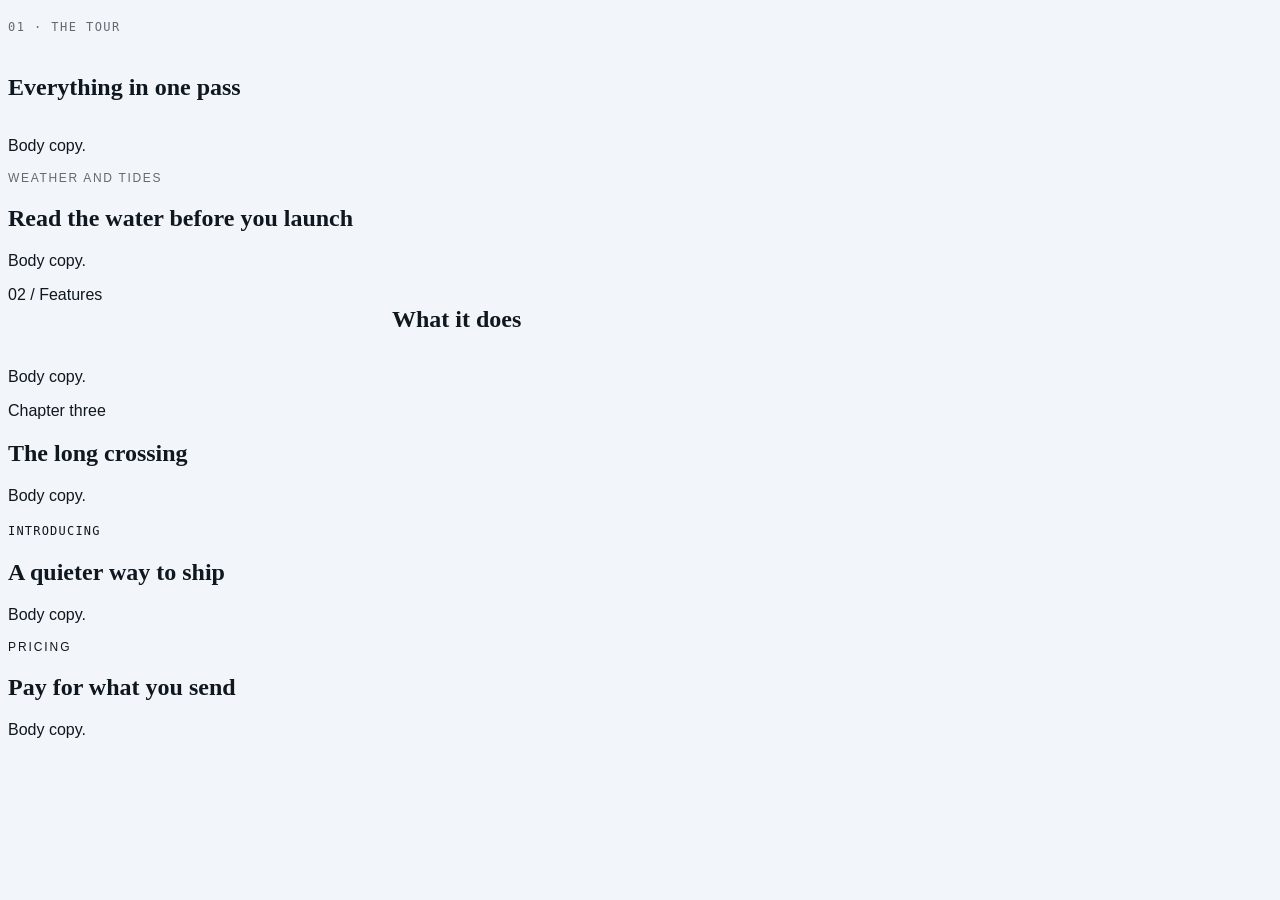
<file: .claude/skills/hallmark/scripts/fixtures/eyebrow-fail/index.html>
<!doctype html>
<!--
  Gate 54 fixture: MUST FAIL, six times.

  Every case here was invisible to the pre-1.3 detector, which keyed on
  `grid-template-columns` in the CSS and so only ever saw one geometry.
  Assertion (run from this directory):

    node ../../sloplint.mjs . --json | node -e "let s='';process.stdin.on('data',d=>s+=d).on('end',()=>console.log(JSON.parse(s).findings.filter(f=>f.gate==='54'&&f.grade==='FAIL').length))"
    # expected: 6

  Scoped to gate 54 on purpose: this file is deliberately slop in other ways too.
-->
<html lang="en">
<head>
<meta charset="utf-8">
<meta name="viewport" content="width=device-width, initial-scale=1">
<title>Gate 54 eyebrow fixture (must fail)</title>
<style>
/* Hallmark · macrostructure: fixture · tone: n/a · anchor hue: 250 · hero: Settled/H1 */
/* Hallmark · pre-emit critique: P3 H3 E3 S3 R3 V3 · weakest: all - this is a fixture */
:root {
  --color-paper: oklch(97% 0.006 250); --color-ink: oklch(20% 0.02 250);
  --color-muted: oklch(52% 0.015 250);
  --font-display: "Fraunces", serif; --font-body: "Public Sans", sans-serif;
  --font-label: "Geist Mono", monospace;
  --text-xs: 0.75rem; --tracking-label: 0.12em;
}
html, body { overflow-x: clip; }
body { background: var(--color-paper); color: var(--color-ink); font-family: var(--font-body); }
h1, h2, h3 { font-family: var(--font-display); }

/* 1: flex column. No grid anywhere; the old check could not see this. */
.a__head { display: flex; flex-direction: column; gap: 0.5rem; }
.a__eyebrow { font-family: var(--font-label); text-transform: uppercase;
  letter-spacing: var(--tracking-label); font-size: var(--text-xs); color: var(--color-muted); }

/* 2: plain block stack, and a class name outside the label vocabulary.
       Caught by resolved CSS alone: uppercase + tracking + small size. */
.b__strand { text-transform: uppercase; letter-spacing: 0.14em; font-size: 0.75rem;
  color: var(--color-muted); }

/* 3: the classic side-by-side grid. Regression guard for the old behaviour. */
.c__head { display: grid; grid-template-columns: minmax(0, 0.4fr) minmax(0, 1fr); gap: 2rem; }

/* 4: multi-column head declared ONLY inside a max-width block. The old check
       skipped every max-width rule, so this shape was a free pass. */
@media (max-width: 48rem) {
  .d__head { display: grid; grid-template-columns: 1fr 2fr; }
}

/* 5: class-less heading. The old check required a semantic match on the head
       wrapper's own classes to even look. */
.e__mark { font-family: var(--font-label); text-transform: uppercase;
  letter-spacing: 0.1em; font-size: 0.75rem; }

/* 6: "overline" was not in the old vocabulary at all. */
.overline { font-size: 0.75rem; letter-spacing: 0.16em; text-transform: uppercase; }
</style>
</head>
<body>

<!-- 1 · flex column stack -->
<section>
  <div class="a__head">
    <p class="a__eyebrow">01 · The tour</p>
    <h2>Everything in one pass</h2>
  </div>
  <p>Body copy.</p>
</section>

<!-- 2 · plain block stack, non-vocabulary class, CSS signals only -->
<section>
  <div>
    <p class="b__strand">Weather and tides</p>
    <h2>Read the water before you launch</h2>
  </div>
  <p>Body copy.</p>
</section>

<!-- 3 · side-by-side grid (the only shape the old gate caught) -->
<section>
  <div class="c__head">
    <span class="eyebrow">02 / Features</span>
    <h2>What it does</h2>
  </div>
  <p>Body copy.</p>
</section>

<!-- 4 · two-column head hidden inside a max-width query -->
<section>
  <div class="d__head">
    <span class="kicker">Chapter three</span>
    <h2>The long crossing</h2>
  </div>
  <p>Body copy.</p>
</section>

<!-- 5 · class-less heading under a labelled span -->
<section>
  <div>
    <span class="e__mark">Introducing</span>
    <h2>A quieter way to ship</h2>
  </div>
  <p>Body copy.</p>
</section>

<!-- 6 · the word the old vocabulary never knew -->
<section>
  <div>
    <p class="overline">Pricing</p>
    <h2>Pay for what you send</h2>
  </div>
  <p>Body copy.</p>
</section>

</body>
</html>
</file>
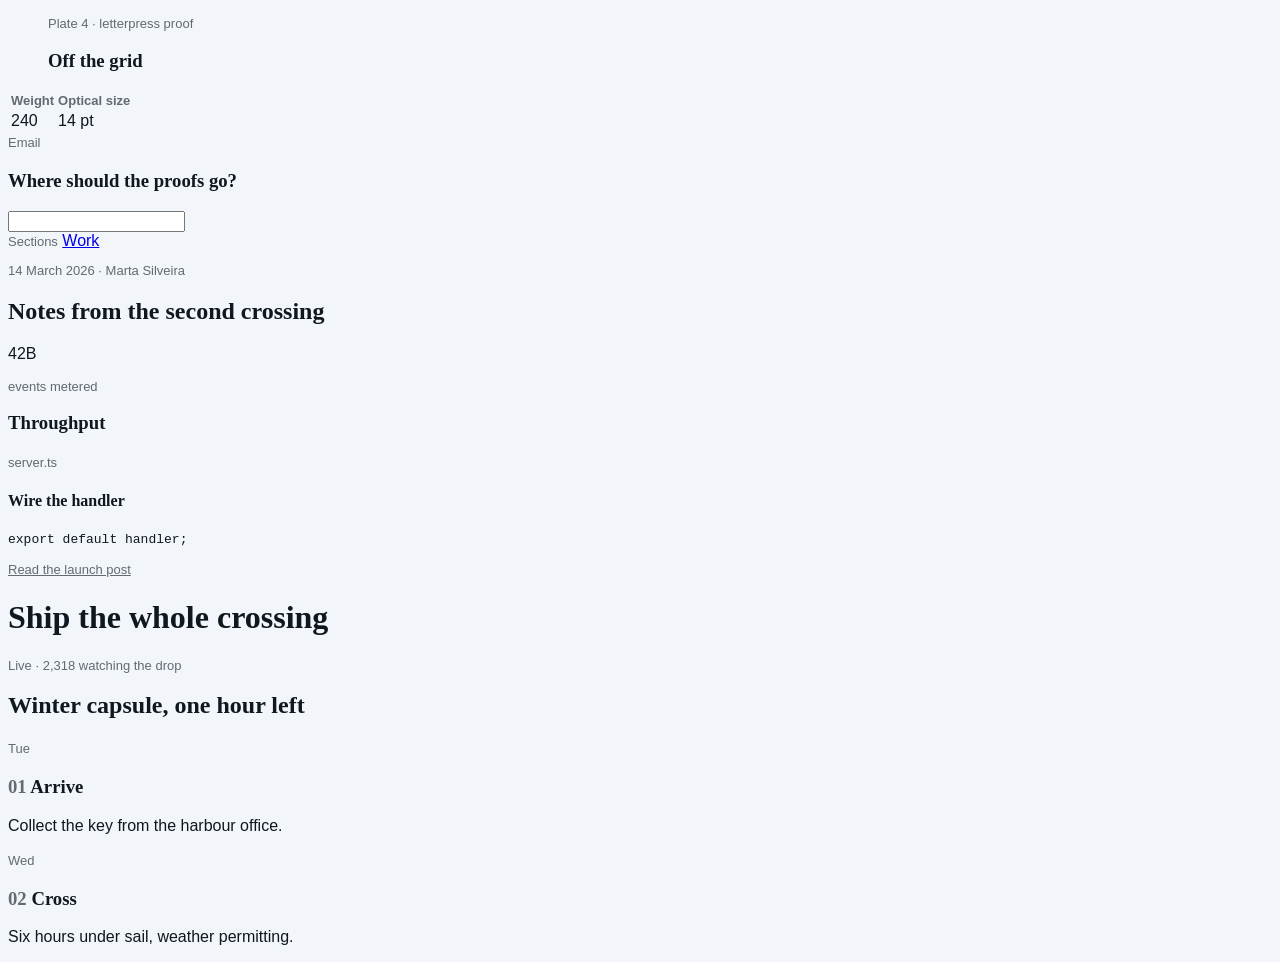
<file: .claude/skills/hallmark/scripts/fixtures/eyebrow-pass/index.html>
<!doctype html>
<!--
  Gate 54 fixture: MUST NOT FAIL.

  Ten shapes that look like an eyebrow to a naive detector and are not one.
  Each carries a fact, a destination, or an identifier the reader would
  otherwise lack: the exceptions gate 54 lists in references/gates.md.

  Assertion (run from this directory):

    node ../../sloplint.mjs . --json | node -e "let s='';process.stdin.on('data',d=>s+=d).on('end',()=>console.log(JSON.parse(s).findings.filter(f=>f.gate==='54').length))"
    # expected: 0

  Scoped to gate 54: this file makes no claim to be clean on the other gates.
-->
<html lang="en">
<head>
<meta charset="utf-8">
<meta name="viewport" content="width=device-width, initial-scale=1">
<title>Gate 54 carve-out fixture (must pass)</title>
<meta name="description" content="Fragments that sit near a heading without announcing it; gate 54 must stay quiet on every one.">
<style>
/* Hallmark · shape: fixture · genre: editorial · theme: fixture (by request)
 * hero: Settled · nav: none · footer: none · enrichment: none · signature: none, this is a gate 54 fixture
 * axes: light/roman-serif/cool · posture: restrained · contrast: pass · fold: n/a · v2.0.0 */
/* Hallmark · pre-emit critique: P3 H3 E3 S3 R3 V3 · weakest: all, this is a fixture */
/* Hallmark · answered F21 · unrelated fragments in one file, not a single document outline */
:root {
  --color-paper: oklch(97% 0.006 250); --color-ink: oklch(20% 0.02 250);
  --color-muted: oklch(52% 0.015 250); --color-accent: oklch(52% 0.14 250); --color-accent-ink: oklch(98% 0.005 250);
  --font-display: "Fraunces", serif; --font-body: "Public Sans", sans-serif;
  --font-label: var(--font-body);
  --text-xs: 0.8125rem;
}
html, body { overflow-x: clip; }
html { scrollbar-color: var(--color-muted) var(--color-paper); }
body { background: var(--color-paper); color: var(--color-ink); font-family: var(--font-body); caret-color: var(--color-accent); }
::selection { background: color-mix(in oklab, var(--color-accent) 22%, transparent); color: var(--color-ink); }
:focus-visible { outline: 2px solid var(--color-accent); outline-offset: 2px; }
a:active, button:active { transform: translateY(1px); }
button:disabled { opacity: 0.55; cursor: not-allowed; }
h1, h2, h3, h4 { font-family: var(--font-display); text-wrap: balance; }
.label { font-family: var(--font-label); font-size: var(--text-xs); color: var(--color-muted); }
.steps { list-style: none; counter-reset: step; padding: 0; }
.steps li { counter-increment: step; }
.steps li h3::before { content: counter(step, decimal-leading-zero) "  "; color: var(--color-muted); }
</style>
</head>
<body>

<!-- 1 · figcaption. Identifier, and it names something that is present. -->
<figure>
  <figcaption class="label">Plate 4 · letterpress proof</figcaption>
  <h3>Off the grid</h3>
</figure>

<!-- 2 · table column header. Identifier. -->
<table>
  <thead><tr><th class="label">Weight</th><th class="label">Optical size</th></tr></thead>
  <tbody><tr><td>240</td><td>14 pt</td></tr></tbody>
</table>

<!-- 3 · form field label. Identifier, bound to its control. -->
<form>
  <div>
    <label class="label" for="email">Email</label>
    <h3>Where should the proofs go?</h3>
    <input id="email" type="email">
  </div>
</form>

<!-- 4 · nav label. Destination. -->
<nav>
  <div>
    <span class="label">Sections</span>
    <h2 hidden>Navigation</h2>
    <a href="/work">Work</a>
  </div>
</nav>

<!-- 5 · dateline. Fact: the date appears nowhere else. -->
<article>
  <p class="label"><time datetime="2026-03-14">14 March 2026</time> · Marta Silveira</p>
  <h2>Notes from the second crossing</h2>
</article>

<!-- 6 · unit label AFTER the figure it labels. Order is the discriminator. -->
<section>
  <div>
    <p class="stat__num">42B</p>
    <p class="label">events metered</p>
  </div>
  <h3>Throughput</h3>
</section>

<!-- 7 · code filename tab. Identifier: a real path. -->
<section>
  <div>
    <span class="label">server.ts</span>
    <h4>Wire the handler</h4>
  </div>
  <pre><code>export default handler;</code></pre>
</section>

<!-- 8 · linked announcement chip. Destination, and it goes somewhere real. -->
<header>
  <div>
    <a class="label" href="/changelog/v2">Read the launch post</a>
    <h1>Ship the whole crossing</h1>
  </div>
</header>

<!-- 9 · live telemetry above a headline. Fact, and the digits prove it. -->
<section>
  <div>
    <p class="label">Live · 2,318 watching the drop</p>
    <h1>Winter capsule, one hour left</h1>
  </div>
</section>

<!-- 10 · a real <ol>. The numbers come from counter(), not from typed labels;
         a genuine per-step identifier rides along without becoming a kicker. -->
<ol class="steps">
  <li>
    <span class="label">Tue</span>
    <h3>Arrive</h3>
    <p>Collect the key from the harbour office.</p>
  </li>
  <li>
    <span class="label">Wed</span>
    <h3>Cross</h3>
    <p>Six hours under sail, weather permitting.</p>
  </li>
</ol>

</body>
</html>
</file>
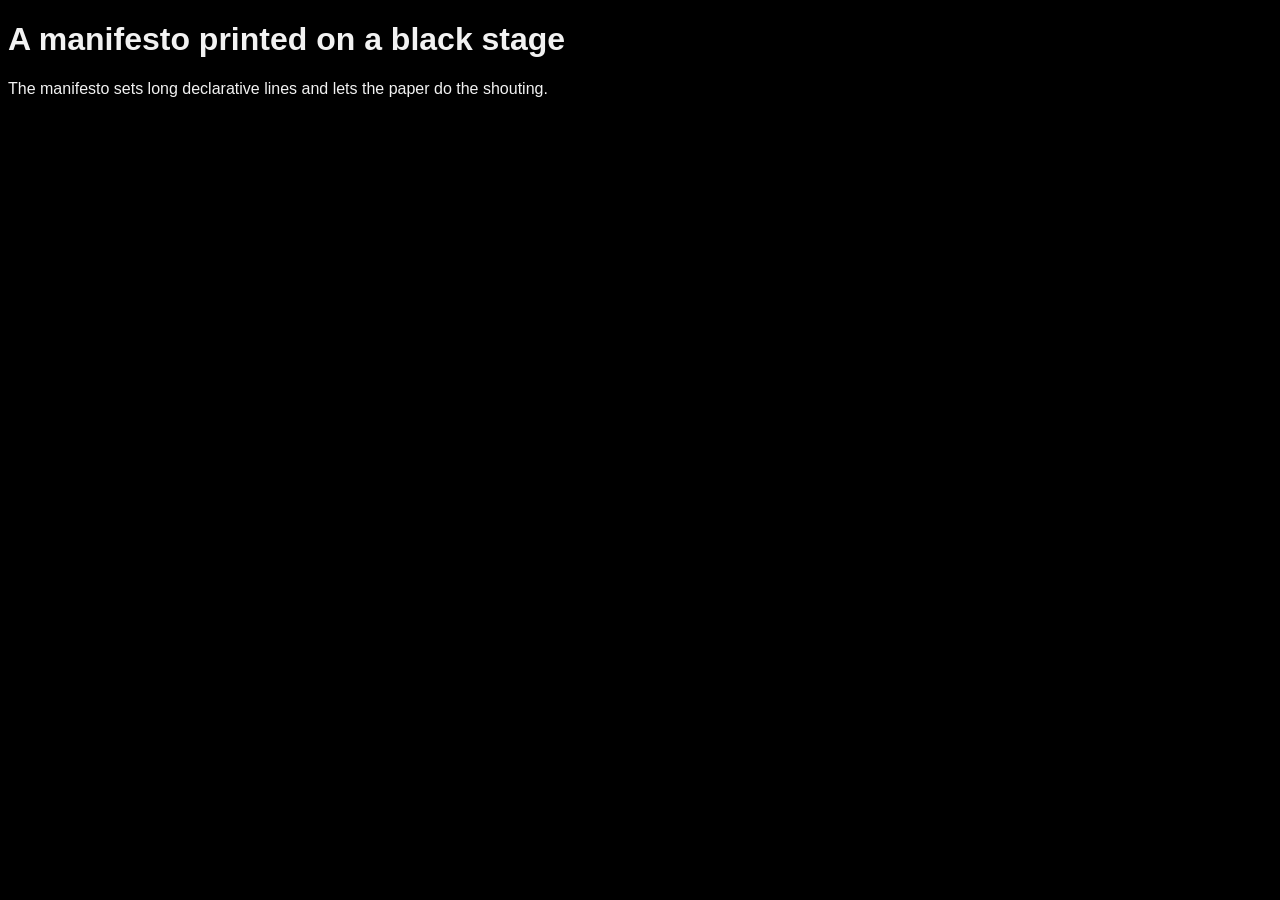
<file: .claude/skills/hallmark/scripts/fixtures/waiver/index.html>
<!doctype html>
<!--
  Waiver fixture. Five waivers are claimed on a deliberately expressive page:
  four are honoured, one is refused because it names a Floor gate, and the build
  ships. There is no cap, so the page is not blocked for being expressive; what
  it gets instead is a NOTE saying four waivers is a house style, not exceptions.

  Assertion (run from this directory):

    node ../../sloplint.mjs . --json | node -e "let s='';process.stdin.on('data',d=>s+=d).on('end',()=>{const j=JSON.parse(s);console.log(JSON.stringify(j.summary))})"
    # expected: fails 0, reflex 0, waived 5, rejected 2, answered 1, notes 1
    # (waived counts findings, not gates: gate 1 fires on both the token and the
    #  h1 rule, and gate 7 on both the token and the body background)

  Case by case:
    waive 40  -> refused, Floor is never waivable, and gate 40 still binds
    waive 7b  -> honoured; the guard (surface: absolute in the stamp) holds
    waive 22  -> honoured
    waive 25  -> honoured (no finding to downgrade on this page)
    waive 1   -> honoured, and trips the >3 house-style NOTE
    answered F3  -> honoured; the Finish finding reports ANSWERED instead of WARN
    answered 40  -> refused; 40 is Floor, and Floor findings are fixed, not answered
-->
<html lang="en">
<head>
<meta charset="utf-8">
<meta name="viewport" content="width=device-width, initial-scale=1">
<title>Waiver fixture</title>
<style>
/* Hallmark · macrostructure: Manifesto · tone: austere · anchor hue: 250 · surface: absolute · nav: N9 · footer: Ft2 · hero: Poster/H1 */
/* Hallmark · pre-emit critique: P5 H4 E5 S4 R5 V4 · weakest: E - fixture, not a real build */
/* Hallmark · waive 40 · contrast measured on the stage · the manifesto is printed white on black */
/* Hallmark · waive 7b · surface: absolute declared, 40-41 pass · the manifesto stage is printed on black paper */
/* Hallmark · waive 22 · neutrals achromatic throughout · the manifesto rules are pure grey by intent */
/* Hallmark · waive 25 · measure runs to 96ch · the manifesto sets long declarative lines */
/* Hallmark · waive 1 · two families declared · the manifesto pairs a display serif with a grotesque */
/* Hallmark · answered F3 · the manifesto head is one word and cannot wrap, so balance has nothing to balance */
/* Hallmark · answered 40 · contrast is fine here honestly */
:root {
  --color-paper: #000;
  --color-ink: oklch(96% 0 250);
  --font-display: Inter, sans-serif;
  --font-body: "Public Sans", sans-serif;
}
html, body { overflow-x: clip; }
body { background: var(--color-paper); color: var(--color-ink); font-family: var(--font-body); }
h1 { font-family: var(--font-display); }
</style>
</head>
<body>
  <h1>A manifesto printed on a black stage</h1>
  <p>The manifesto sets long declarative lines and lets the paper do the shouting.</p>
</body>
</html>
</file>
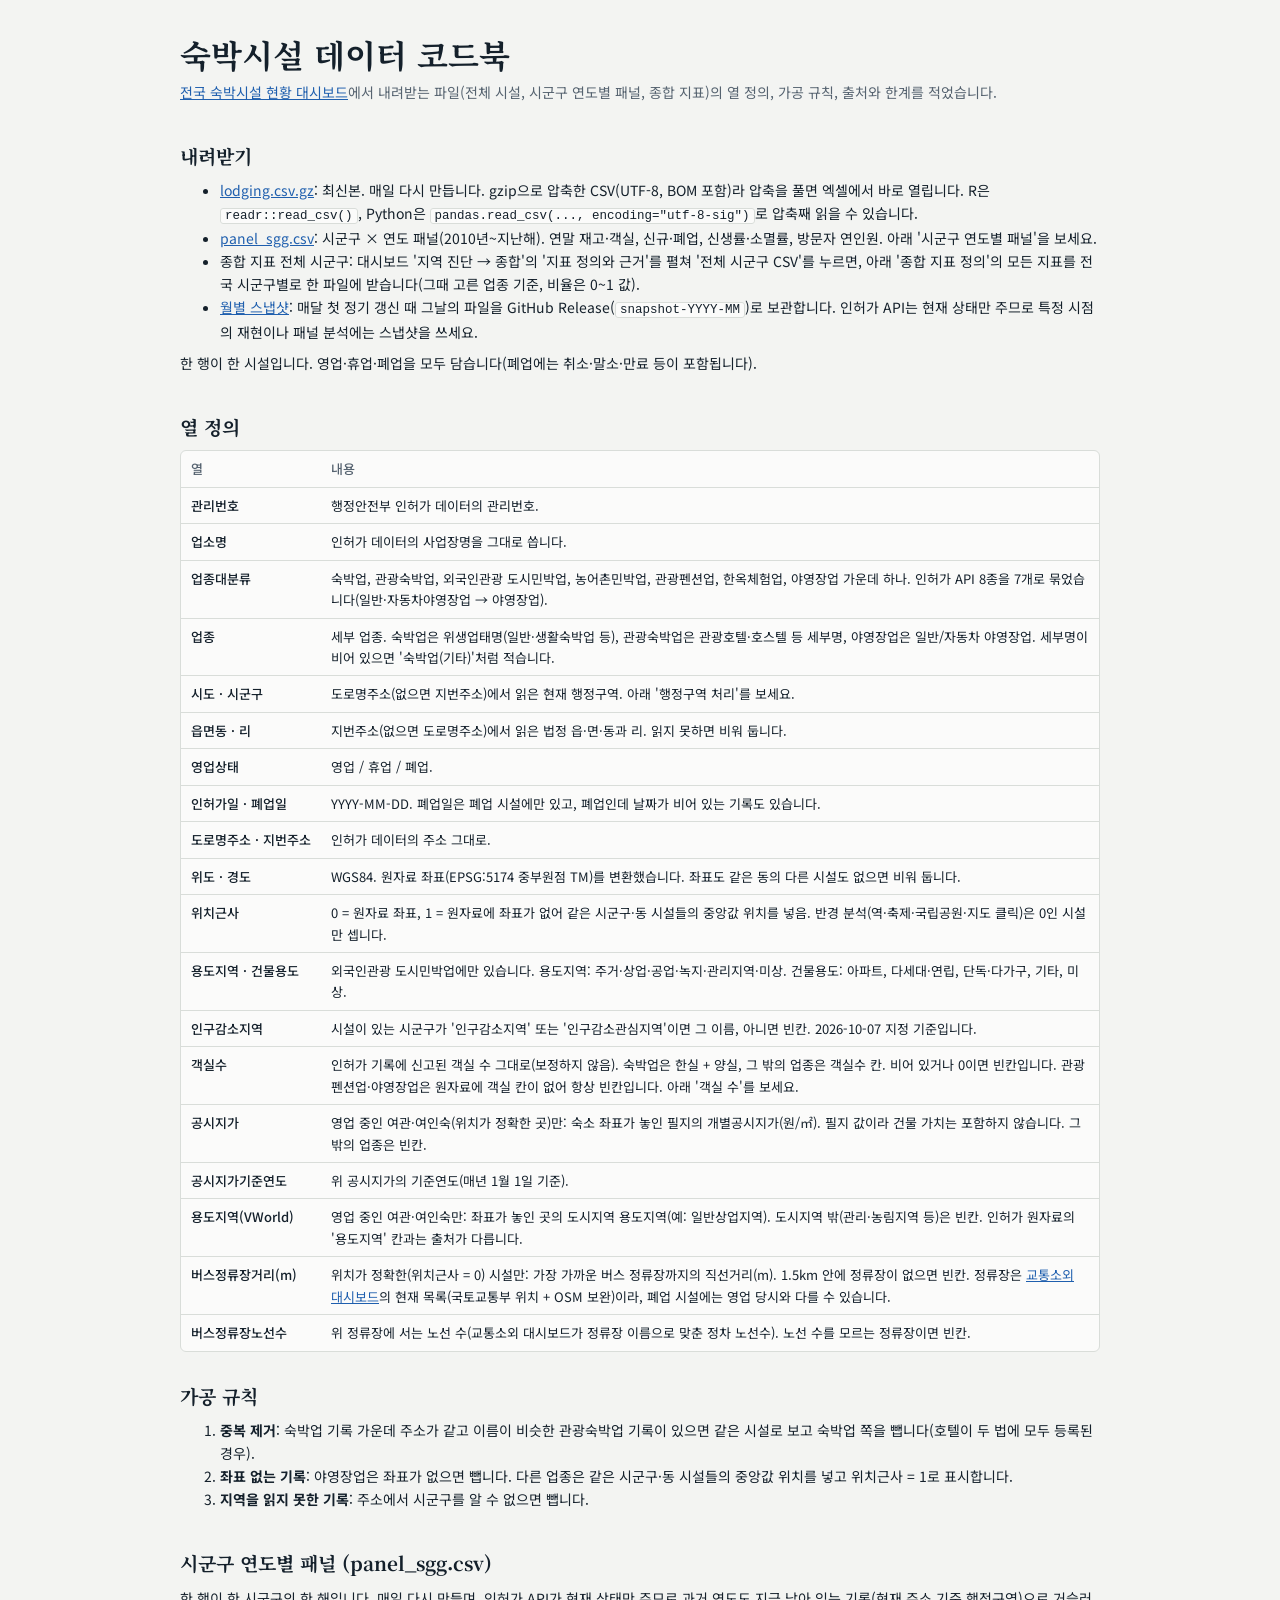
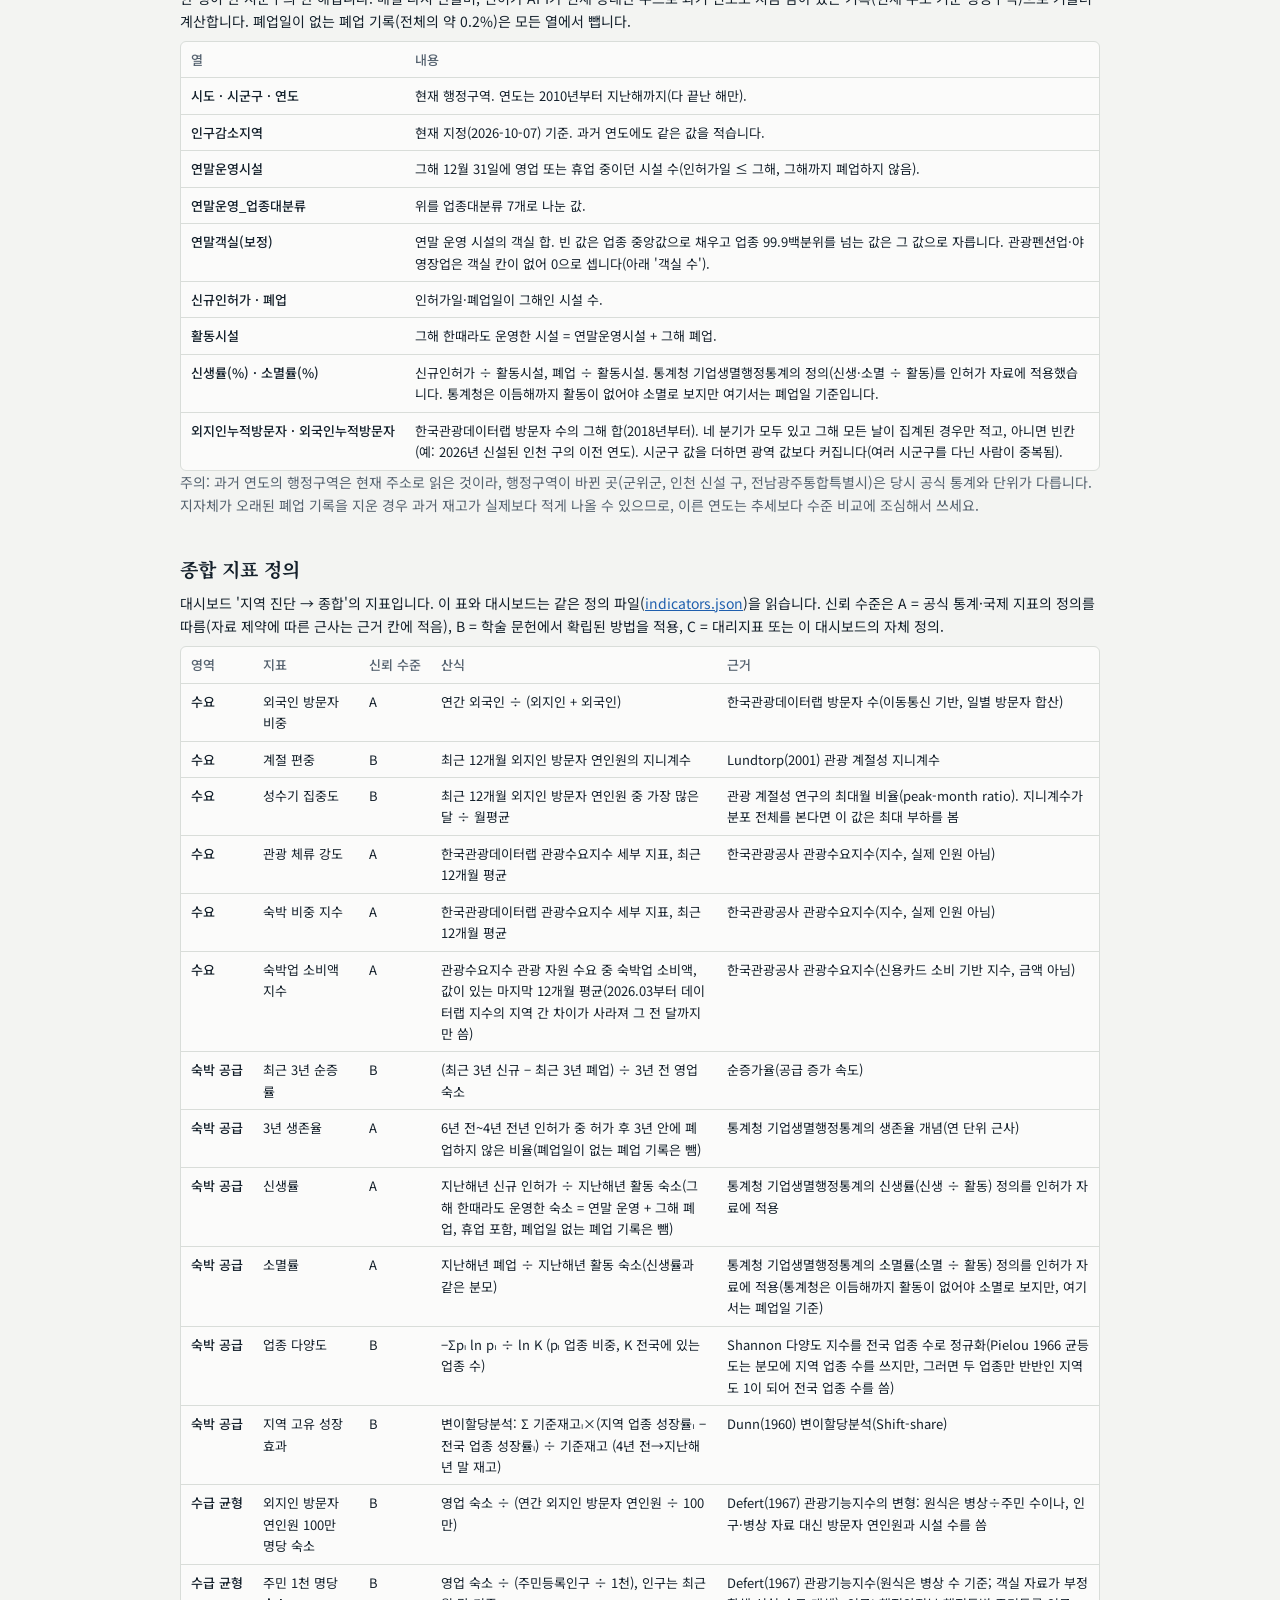
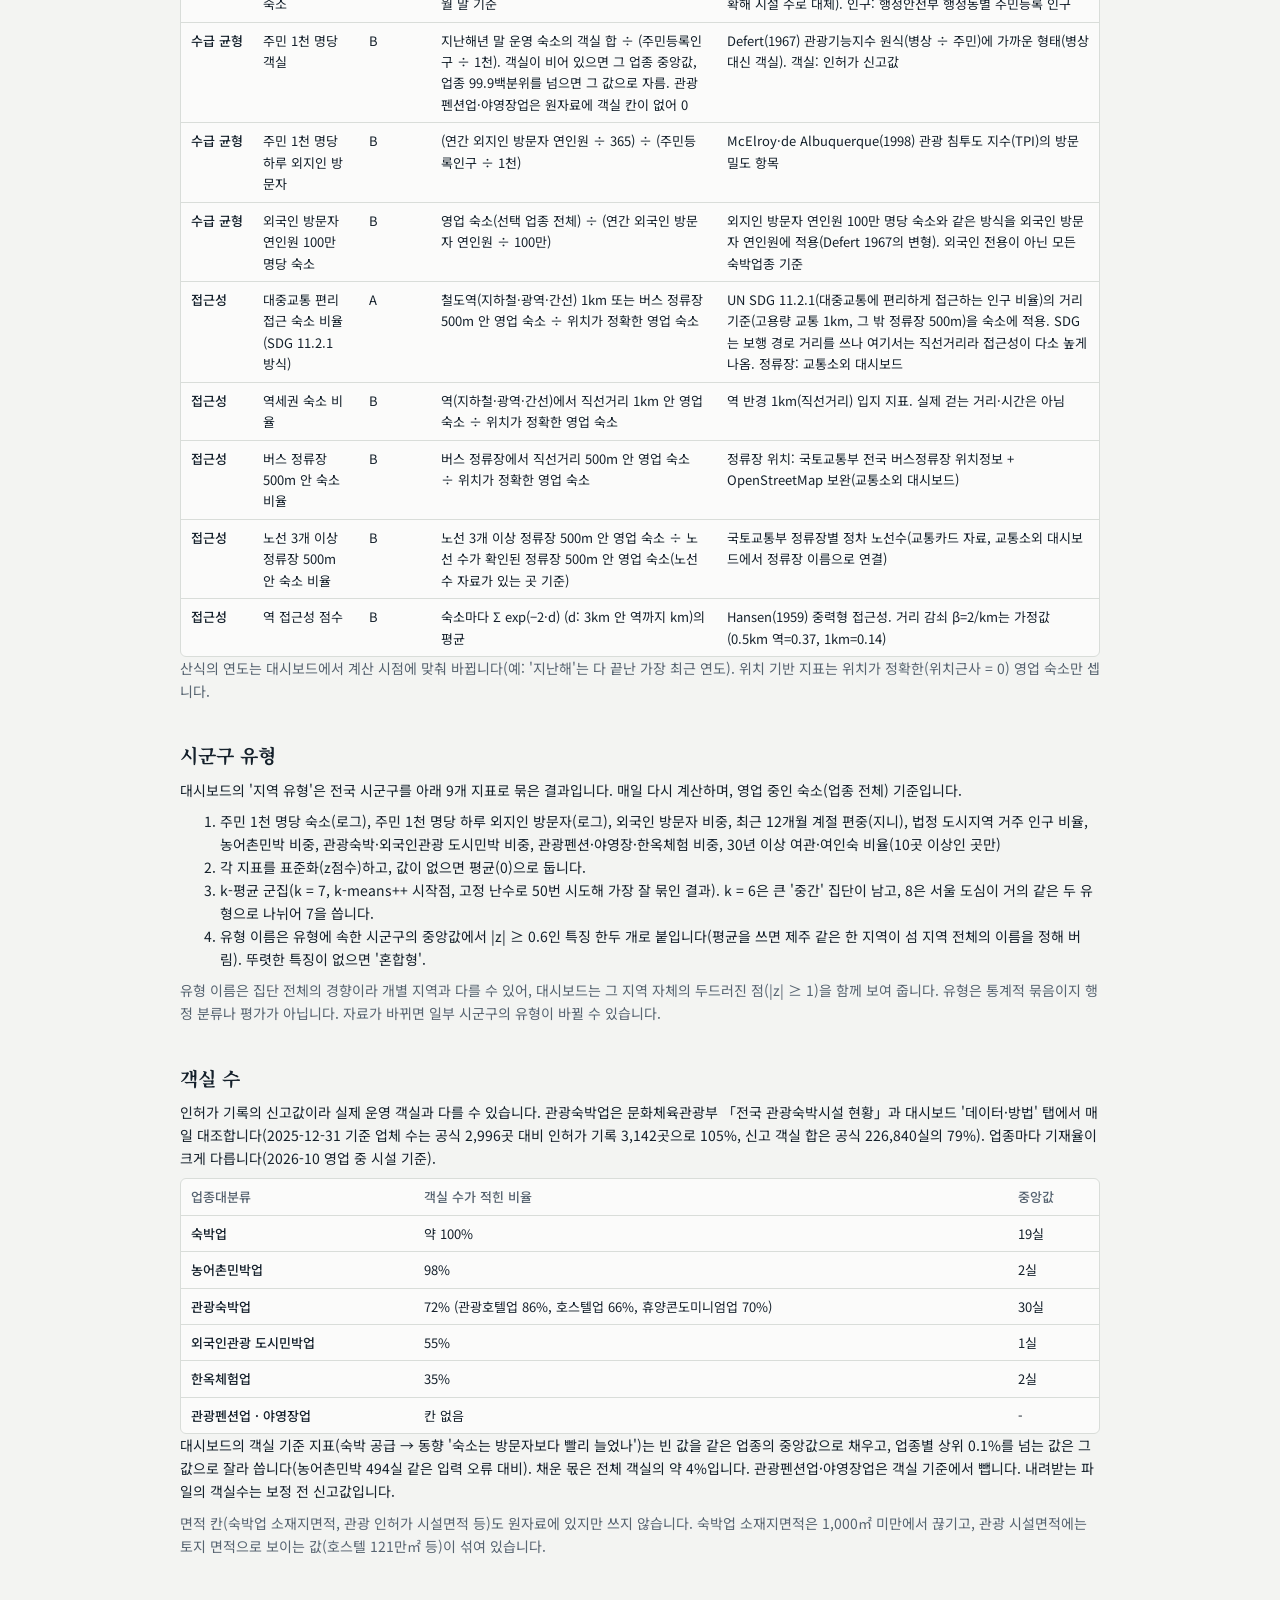
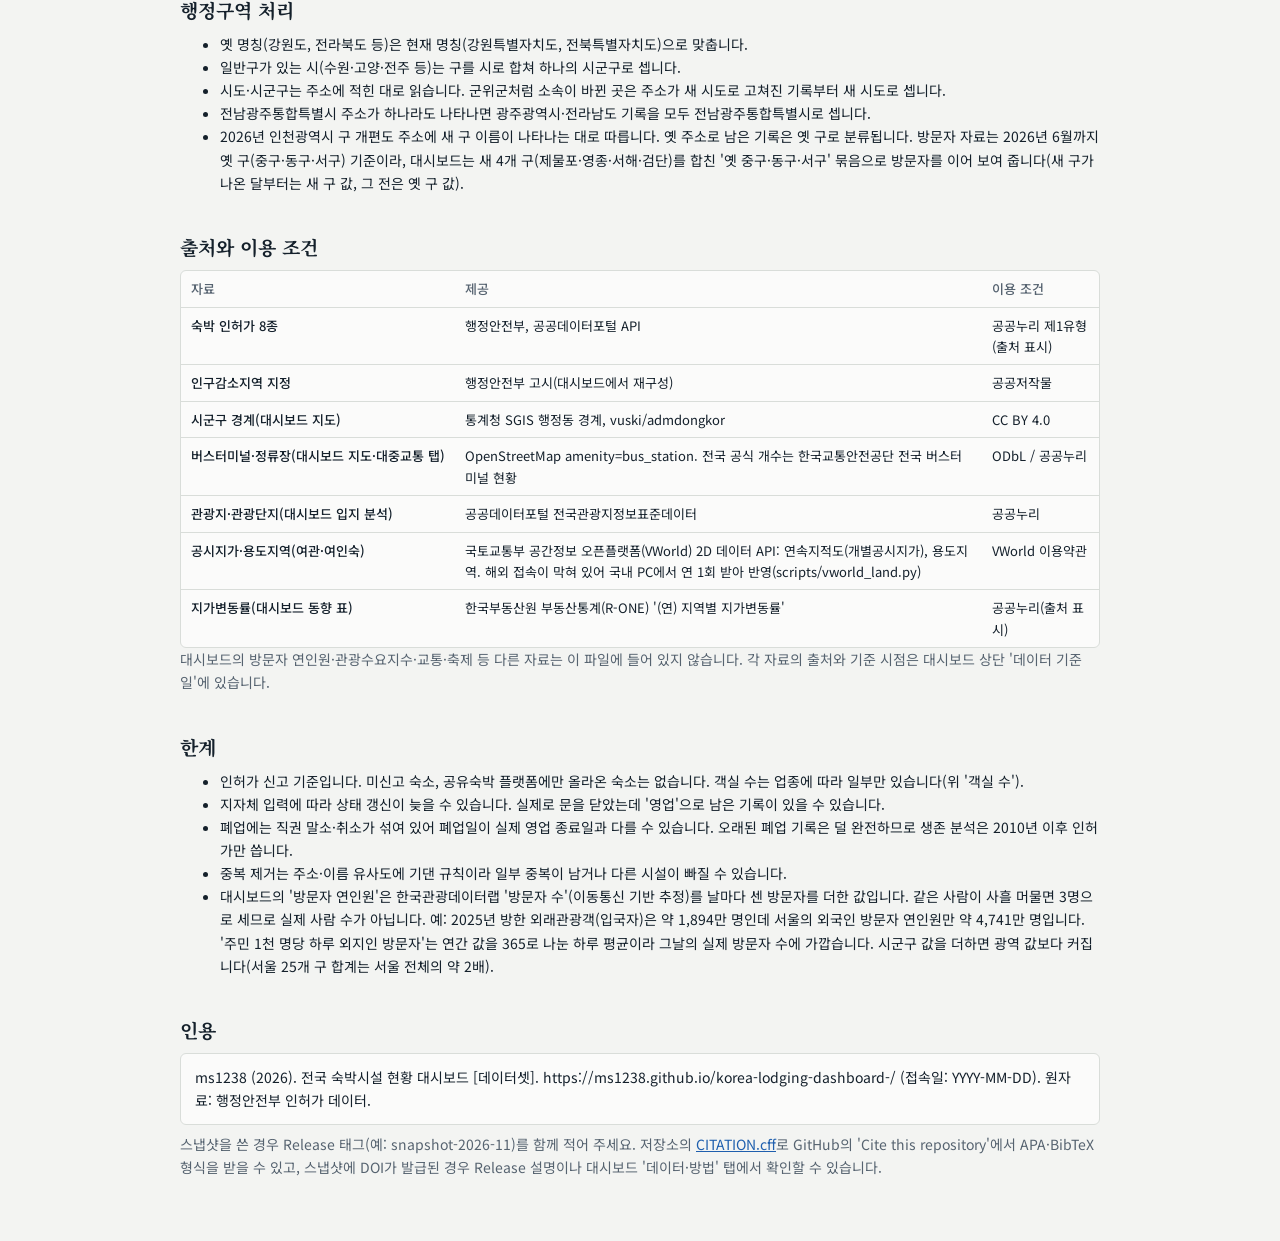
<file: site/codebook.html>
<!doctype html>
<html lang="ko">
<head>
<meta charset="utf-8">
<meta name="viewport" content="width=device-width, initial-scale=1, viewport-fit=cover">
<title>숙박시설 데이터 코드북</title>
<link rel="stylesheet" href="https://fonts.googleapis.com/css2?family=Noto+Sans+KR:wght@400;500;700&family=Noto+Serif+KR:wght@700&display=swap">
<style>
:root{--bg:#f3f4f2;--panel:#fbfbfa;--fg:#14202b;--muted:#566370;--line:#d9ddd9;--link:#1f5fae;
  --f-body:'Noto Sans KR',-apple-system,'Apple SD Gothic Neo','Malgun Gothic',system-ui,sans-serif;--f-head:'Noto Serif KR','Batang',serif}
@media (prefers-color-scheme: dark){:root{--bg:#0f151b;--panel:#171f27;--fg:#e8ecef;--muted:#a2adb7;--line:#2b3641;--link:#7fb0ef;color-scheme:dark}}
*{box-sizing:border-box}
body{margin:0;background:var(--bg);color:var(--fg);font:14px/1.65 var(--f-body);padding:28px 16px 56px}
main{max-width:920px;margin:0 auto;display:flex;flex-direction:column;gap:28px}
h1,h2{font-family:var(--f-head);margin:0}h1{font-size:clamp(24px,4vw,32px)}h2{font-size:19px;margin-bottom:8px}
p,ul,ol{margin:0 0 8px}a{color:var(--link)}.muted{color:var(--muted)}
.tablewrap{overflow-x:auto;background:var(--panel);border:1px solid var(--line);border-radius:6px}
table{border-collapse:collapse;width:100%;font-size:13px}
th,td{text-align:left;vertical-align:top;padding:7px 10px;border-bottom:1px solid var(--line)}
th{color:var(--muted);font-weight:500;white-space:nowrap}tr:last-child td{border-bottom:0}
td:first-child{white-space:nowrap;font-weight:500}
code{font-size:12.5px;background:var(--panel);border:1px solid var(--line);border-radius:3px;padding:0 4px}
.cite{background:var(--panel);border:1px solid var(--line);border-radius:6px;padding:12px 14px}
</style>
</head>
<body>
<main>
<header>
  <h1>숙박시설 데이터 코드북</h1>
  <p class="muted"><a href="./">전국 숙박시설 현황 대시보드</a>에서 내려받는 파일(전체 시설, 시군구 연도별 패널, 종합 지표)의 열 정의, 가공 규칙, 출처와 한계를 적었습니다.</p>
</header>

<section>
  <h2>내려받기</h2>
  <ul>
    <li><a href="data/download/lodging.csv.gz">lodging.csv.gz</a>: 최신본. 매일 다시 만듭니다. gzip으로 압축한 CSV(UTF-8, BOM 포함)라 압축을 풀면 엑셀에서 바로 열립니다. R은 <code>readr::read_csv()</code>, Python은 <code>pandas.read_csv(..., encoding="utf-8-sig")</code>로 압축째 읽을 수 있습니다.</li>
    <li><a href="data/download/panel_sgg.csv">panel_sgg.csv</a>: 시군구 × 연도 패널(2010년~지난해). 연말 재고·객실, 신규·폐업, 신생률·소멸률, 방문자 연인원. 아래 '시군구 연도별 패널'을 보세요.</li>
    <li>종합 지표 전체 시군구: 대시보드 '지역 진단 → 종합'의 '지표 정의와 근거'를 펼쳐 '전체 시군구 CSV'를 누르면, 아래 '종합 지표 정의'의 모든 지표를 전국 시군구별로 한 파일에 받습니다(그때 고른 업종 기준, 비율은 0~1 값).</li>
    <li><a href="https://github.com/ms1238/korea-lodging-dashboard-/releases">월별 스냅샷</a>: 매달 첫 정기 갱신 때 그날의 파일을 GitHub Release(<code>snapshot-YYYY-MM</code>)로 보관합니다. 인허가 API는 현재 상태만 주므로 특정 시점의 재현이나 패널 분석에는 스냅샷을 쓰세요.</li>
  </ul>
  <p>한 행이 한 시설입니다. 영업·휴업·폐업을 모두 담습니다(폐업에는 취소·말소·만료 등이 포함됩니다).</p>
</section>

<section>
  <h2>열 정의</h2>
  <div class="tablewrap"><table>
    <thead><tr><th>열</th><th>내용</th></tr></thead>
    <tbody>
      <tr><td>관리번호</td><td>행정안전부 인허가 데이터의 관리번호.</td></tr>
      <tr><td>업소명</td><td>인허가 데이터의 사업장명을 그대로 씁니다.</td></tr>
      <tr><td>업종대분류</td><td>숙박업, 관광숙박업, 외국인관광 도시민박업, 농어촌민박업, 관광펜션업, 한옥체험업, 야영장업 가운데 하나. 인허가 API 8종을 7개로 묶었습니다(일반·자동차야영장업 → 야영장업).</td></tr>
      <tr><td>업종</td><td>세부 업종. 숙박업은 위생업태명(일반·생활숙박업 등), 관광숙박업은 관광호텔·호스텔 등 세부명, 야영장업은 일반/자동차 야영장업. 세부명이 비어 있으면 '숙박업(기타)'처럼 적습니다.</td></tr>
      <tr><td>시도 · 시군구</td><td>도로명주소(없으면 지번주소)에서 읽은 현재 행정구역. 아래 '행정구역 처리'를 보세요.</td></tr>
      <tr><td>읍면동 · 리</td><td>지번주소(없으면 도로명주소)에서 읽은 법정 읍·면·동과 리. 읽지 못하면 비워 둡니다.</td></tr>
      <tr><td>영업상태</td><td>영업 / 휴업 / 폐업.</td></tr>
      <tr><td>인허가일 · 폐업일</td><td>YYYY-MM-DD. 폐업일은 폐업 시설에만 있고, 폐업인데 날짜가 비어 있는 기록도 있습니다.</td></tr>
      <tr><td>도로명주소 · 지번주소</td><td>인허가 데이터의 주소 그대로.</td></tr>
      <tr><td>위도 · 경도</td><td>WGS84. 원자료 좌표(EPSG:5174 중부원점 TM)를 변환했습니다. 좌표도 같은 동의 다른 시설도 없으면 비워 둡니다.</td></tr>
      <tr><td>위치근사</td><td>0 = 원자료 좌표, 1 = 원자료에 좌표가 없어 같은 시군구·동 시설들의 중앙값 위치를 넣음. 반경 분석(역·축제·국립공원·지도 클릭)은 0인 시설만 셉니다.</td></tr>
      <tr><td>용도지역 · 건물용도</td><td>외국인관광 도시민박업에만 있습니다. 용도지역: 주거·상업·공업·녹지·관리지역·미상. 건물용도: 아파트, 다세대·연립, 단독·다가구, 기타, 미상.</td></tr>
      <tr><td>인구감소지역</td><td>시설이 있는 시군구가 '인구감소지역' 또는 '인구감소관심지역'이면 그 이름, 아니면 빈칸. 2026-10-07 지정 기준입니다.</td></tr>
      <tr><td>객실수</td><td>인허가 기록에 신고된 객실 수 그대로(보정하지 않음). 숙박업은 한실 + 양실, 그 밖의 업종은 객실수 칸. 비어 있거나 0이면 빈칸입니다. 관광펜션업·야영장업은 원자료에 객실 칸이 없어 항상 빈칸입니다. 아래 '객실 수'를 보세요.</td></tr>
      <tr><td>공시지가</td><td>영업 중인 여관·여인숙(위치가 정확한 곳)만: 숙소 좌표가 놓인 필지의 개별공시지가(원/㎡). 필지 값이라 건물 가치는 포함하지 않습니다. 그 밖의 업종은 빈칸.</td></tr>
      <tr><td>공시지가기준연도</td><td>위 공시지가의 기준연도(매년 1월 1일 기준).</td></tr>
      <tr><td>용도지역(VWorld)</td><td>영업 중인 여관·여인숙만: 좌표가 놓인 곳의 도시지역 용도지역(예: 일반상업지역). 도시지역 밖(관리·농림지역 등)은 빈칸. 인허가 원자료의 '용도지역' 칸과는 출처가 다릅니다.</td></tr>
      <tr><td>버스정류장거리(m)</td><td>위치가 정확한(위치근사 = 0) 시설만: 가장 가까운 버스 정류장까지의 직선거리(m). 1.5km 안에 정류장이 없으면 빈칸. 정류장은 <a href="https://ms1238.github.io/korea-transit-gap/">교통소외 대시보드</a>의 현재 목록(국토교통부 위치 + OSM 보완)이라, 폐업 시설에는 영업 당시와 다를 수 있습니다.</td></tr>
      <tr><td>버스정류장노선수</td><td>위 정류장에 서는 노선 수(교통소외 대시보드가 정류장 이름으로 맞춘 정차 노선수). 노선 수를 모르는 정류장이면 빈칸.</td></tr>
    </tbody>
  </table></div>
</section>

<section>
  <h2>가공 규칙</h2>
  <ol>
    <li><b>중복 제거</b>: 숙박업 기록 가운데 주소가 같고 이름이 비슷한 관광숙박업 기록이 있으면 같은 시설로 보고 숙박업 쪽을 뺍니다(호텔이 두 법에 모두 등록된 경우).</li>
    <li><b>좌표 없는 기록</b>: 야영장업은 좌표가 없으면 뺍니다. 다른 업종은 같은 시군구·동 시설들의 중앙값 위치를 넣고 위치근사 = 1로 표시합니다.</li>
    <li><b>지역을 읽지 못한 기록</b>: 주소에서 시군구를 알 수 없으면 뺍니다.</li>
  </ol>
</section>

<section>
  <h2>시군구 연도별 패널 (panel_sgg.csv)</h2>
  <p>한 행이 한 시군구의 한 해입니다. 매일 다시 만들며, 인허가 API가 현재 상태만 주므로 과거 연도도 지금 남아 있는 기록(현재 주소 기준 행정구역)으로 거슬러 계산합니다. 폐업일이 없는 폐업 기록(전체의 약 0.2%)은 모든 열에서 뺍니다.</p>
  <div class="tablewrap"><table>
    <thead><tr><th>열</th><th>내용</th></tr></thead>
    <tbody>
      <tr><td>시도 · 시군구 · 연도</td><td>현재 행정구역. 연도는 2010년부터 지난해까지(다 끝난 해만).</td></tr>
      <tr><td>인구감소지역</td><td>현재 지정(2026-10-07) 기준. 과거 연도에도 같은 값을 적습니다.</td></tr>
      <tr><td>연말운영시설</td><td>그해 12월 31일에 영업 또는 휴업 중이던 시설 수(인허가일 ≤ 그해, 그해까지 폐업하지 않음).</td></tr>
      <tr><td>연말운영_업종대분류</td><td>위를 업종대분류 7개로 나눈 값.</td></tr>
      <tr><td>연말객실(보정)</td><td>연말 운영 시설의 객실 합. 빈 값은 업종 중앙값으로 채우고 업종 99.9백분위를 넘는 값은 그 값으로 자릅니다. 관광펜션업·야영장업은 객실 칸이 없어 0으로 셉니다(아래 '객실 수').</td></tr>
      <tr><td>신규인허가 · 폐업</td><td>인허가일·폐업일이 그해인 시설 수.</td></tr>
      <tr><td>활동시설</td><td>그해 한때라도 운영한 시설 = 연말운영시설 + 그해 폐업.</td></tr>
      <tr><td>신생률(%) · 소멸률(%)</td><td>신규인허가 ÷ 활동시설, 폐업 ÷ 활동시설. 통계청 기업생멸행정통계의 정의(신생·소멸 ÷ 활동)를 인허가 자료에 적용했습니다. 통계청은 이듬해까지 활동이 없어야 소멸로 보지만 여기서는 폐업일 기준입니다.</td></tr>
      <tr><td>외지인누적방문자 · 외국인누적방문자</td><td>한국관광데이터랩 방문자 수의 그해 합(2018년부터). 네 분기가 모두 있고 그해 모든 날이 집계된 경우만 적고, 아니면 빈칸(예: 2026년 신설된 인천 구의 이전 연도). 시군구 값을 더하면 광역 값보다 커집니다(여러 시군구를 다닌 사람이 중복됨).</td></tr>
    </tbody>
  </table></div>
  <p class="muted">주의: 과거 연도의 행정구역은 현재 주소로 읽은 것이라, 행정구역이 바뀐 곳(군위군, 인천 신설 구, 전남광주통합특별시)은 당시 공식 통계와 단위가 다릅니다. 지자체가 오래된 폐업 기록을 지운 경우 과거 재고가 실제보다 적게 나올 수 있으므로, 이른 연도는 추세보다 수준 비교에 조심해서 쓰세요.</p>
</section>

<section>
  <h2>종합 지표 정의</h2>
  <p>대시보드 '지역 진단 → 종합'의 지표입니다. 이 표와 대시보드는 같은 정의 파일(<a href="indicators.json">indicators.json</a>)을 읽습니다. 신뢰 수준은 <span id="tier-legend"></span></p>
  <div class="tablewrap"><table>
    <thead><tr><th>영역</th><th>지표</th><th>신뢰 수준</th><th>산식</th><th>근거</th></tr></thead>
    <tbody id="ind-body"><tr><td colspan="5">불러오는 중…</td></tr></tbody>
  </table></div>
  <p class="muted">산식의 연도는 대시보드에서 계산 시점에 맞춰 바뀝니다(예: '지난해'는 다 끝난 가장 최근 연도). 위치 기반 지표는 위치가 정확한(위치근사 = 0) 영업 숙소만 셉니다.</p>
</section>

<section>
  <h2>시군구 유형</h2>
  <p>대시보드의 '지역 유형'은 전국 시군구를 아래 9개 지표로 묶은 결과입니다. 매일 다시 계산하며, 영업 중인 숙소(업종 전체) 기준입니다.</p>
  <ol>
    <li>주민 1천 명당 숙소(로그), 주민 1천 명당 하루 외지인 방문자(로그), 외국인 방문자 비중, 최근 12개월 계절 편중(지니), 법정 도시지역 거주 인구 비율, 농어촌민박 비중, 관광숙박·외국인관광 도시민박 비중, 관광펜션·야영장·한옥체험 비중, 30년 이상 여관·여인숙 비율(10곳 이상인 곳만)</li>
    <li>각 지표를 표준화(z점수)하고, 값이 없으면 평균(0)으로 둡니다.</li>
    <li>k-평균 군집(k = 7, k-means++ 시작점, 고정 난수로 50번 시도해 가장 잘 묶인 결과). k = 6은 큰 '중간' 집단이 남고, 8은 서울 도심이 거의 같은 두 유형으로 나뉘어 7을 씁니다.</li>
    <li>유형 이름은 유형에 속한 시군구의 중앙값에서 |z| ≥ 0.6인 특징 한두 개로 붙입니다(평균을 쓰면 제주 같은 한 지역이 섬 지역 전체의 이름을 정해 버림). 뚜렷한 특징이 없으면 '혼합형'.</li>
  </ol>
  <p class="muted">유형 이름은 집단 전체의 경향이라 개별 지역과 다를 수 있어, 대시보드는 그 지역 자체의 두드러진 점(|z| ≥ 1)을 함께 보여 줍니다. 유형은 통계적 묶음이지 행정 분류나 평가가 아닙니다. 자료가 바뀌면 일부 시군구의 유형이 바뀔 수 있습니다.</p>
</section>

<section>
  <h2>객실 수</h2>
  <p>인허가 기록의 신고값이라 실제 운영 객실과 다를 수 있습니다. 관광숙박업은 문화체육관광부 「전국 관광숙박시설 현황」과 대시보드 '데이터·방법' 탭에서 매일 대조합니다(2025-12-31 기준 업체 수는 공식 2,996곳 대비 인허가 기록 3,142곳으로 105%, 신고 객실 합은 공식 226,840실의 79%). 업종마다 기재율이 크게 다릅니다(2026-10 영업 중 시설 기준).</p>
  <div class="tablewrap"><table>
    <thead><tr><th>업종대분류</th><th>객실 수가 적힌 비율</th><th>중앙값</th></tr></thead>
    <tbody>
      <tr><td>숙박업</td><td>약 100%</td><td>19실</td></tr>
      <tr><td>농어촌민박업</td><td>98%</td><td>2실</td></tr>
      <tr><td>관광숙박업</td><td>72% (관광호텔업 86%, 호스텔업 66%, 휴양콘도미니엄업 70%)</td><td>30실</td></tr>
      <tr><td>외국인관광 도시민박업</td><td>55%</td><td>1실</td></tr>
      <tr><td>한옥체험업</td><td>35%</td><td>2실</td></tr>
      <tr><td>관광펜션업 · 야영장업</td><td>칸 없음</td><td>-</td></tr>
    </tbody>
  </table></div>
  <p>대시보드의 객실 기준 지표(숙박 공급 → 동향 '숙소는 방문자보다 빨리 늘었나')는 빈 값을 같은 업종의 중앙값으로 채우고, 업종별 상위 0.1%를 넘는 값은 그 값으로 잘라 씁니다(농어촌민박 494실 같은 입력 오류 대비). 채운 몫은 전체 객실의 약 4%입니다. 관광펜션업·야영장업은 객실 기준에서 뺍니다. 내려받는 파일의 객실수는 보정 전 신고값입니다.</p>
  <p class="muted">면적 칸(숙박업 소재지면적, 관광 인허가 시설면적 등)도 원자료에 있지만 쓰지 않습니다. 숙박업 소재지면적은 1,000㎡ 미만에서 끊기고, 관광 시설면적에는 토지 면적으로 보이는 값(호스텔 121만㎡ 등)이 섞여 있습니다.</p>
</section>

<section>
  <h2>행정구역 처리</h2>
  <ul>
    <li>옛 명칭(강원도, 전라북도 등)은 현재 명칭(강원특별자치도, 전북특별자치도)으로 맞춥니다.</li>
    <li>일반구가 있는 시(수원·고양·전주 등)는 구를 시로 합쳐 하나의 시군구로 셉니다.</li>
    <li>시도·시군구는 주소에 적힌 대로 읽습니다. 군위군처럼 소속이 바뀐 곳은 주소가 새 시도로 고쳐진 기록부터 새 시도로 셉니다.</li>
    <li>전남광주통합특별시 주소가 하나라도 나타나면 광주광역시·전라남도 기록을 모두 전남광주통합특별시로 셉니다.</li>
    <li>2026년 인천광역시 구 개편도 주소에 새 구 이름이 나타나는 대로 따릅니다. 옛 주소로 남은 기록은 옛 구로 분류됩니다. 방문자 자료는 2026년 6월까지 옛 구(중구·동구·서구) 기준이라, 대시보드는 새 4개 구(제물포·영종·서해·검단)를 합친 '옛 중구·동구·서구' 묶음으로 방문자를 이어 보여 줍니다(새 구가 나온 달부터는 새 구 값, 그 전은 옛 구 값).</li>
  </ul>
</section>

<section>
  <h2>출처와 이용 조건</h2>
  <div class="tablewrap"><table>
    <thead><tr><th>자료</th><th>제공</th><th>이용 조건</th></tr></thead>
    <tbody>
      <tr><td>숙박 인허가 8종</td><td>행정안전부, 공공데이터포털 API</td><td>공공누리 제1유형(출처 표시)</td></tr>
      <tr><td>인구감소지역 지정</td><td>행정안전부 고시(대시보드에서 재구성)</td><td>공공저작물</td></tr>
      <tr><td>시군구 경계(대시보드 지도)</td><td>통계청 SGIS 행정동 경계, vuski/admdongkor</td><td>CC BY 4.0</td></tr>
      <tr><td>버스터미널·정류장(대시보드 지도·대중교통 탭)</td><td>OpenStreetMap amenity=bus_station. 전국 공식 개수는 한국교통안전공단 전국 버스터미널 현황</td><td>ODbL / 공공누리</td></tr>
      <tr><td>관광지·관광단지(대시보드 입지 분석)</td><td>공공데이터포털 전국관광지정보표준데이터</td><td>공공누리</td></tr>
      <tr><td>공시지가·용도지역(여관·여인숙)</td><td>국토교통부 공간정보 오픈플랫폼(VWorld) 2D 데이터 API: 연속지적도(개별공시지가), 용도지역. 해외 접속이 막혀 있어 국내 PC에서 연 1회 받아 반영(scripts/vworld_land.py)</td><td>VWorld 이용약관</td></tr>
      <tr><td>지가변동률(대시보드 동향 표)</td><td>한국부동산원 부동산통계(R-ONE) '(연) 지역별 지가변동률'</td><td>공공누리(출처 표시)</td></tr>
    </tbody>
  </table></div>
  <p class="muted">대시보드의 방문자 연인원·관광수요지수·교통·축제 등 다른 자료는 이 파일에 들어 있지 않습니다. 각 자료의 출처와 기준 시점은 대시보드 상단 '데이터 기준일'에 있습니다.</p>
</section>

<section>
  <h2>한계</h2>
  <ul>
    <li>인허가 신고 기준입니다. 미신고 숙소, 공유숙박 플랫폼에만 올라온 숙소는 없습니다. 객실 수는 업종에 따라 일부만 있습니다(위 '객실 수').</li>
    <li>지자체 입력에 따라 상태 갱신이 늦을 수 있습니다. 실제로 문을 닫았는데 '영업'으로 남은 기록이 있을 수 있습니다.</li>
    <li>폐업에는 직권 말소·취소가 섞여 있어 폐업일이 실제 영업 종료일과 다를 수 있습니다. 오래된 폐업 기록은 덜 완전하므로 생존 분석은 2010년 이후 인허가만 씁니다.</li>
    <li>중복 제거는 주소·이름 유사도에 기댄 규칙이라 일부 중복이 남거나 다른 시설이 빠질 수 있습니다.</li>
    <li>대시보드의 '방문자 연인원'은 한국관광데이터랩 '방문자 수'(이동통신 기반 추정)를 날마다 센 방문자를 더한 값입니다. 같은 사람이 사흘 머물면 3명으로 세므로 실제 사람 수가 아닙니다. 예: 2025년 방한 외래관광객(입국자)은 약 1,894만 명인데 서울의 외국인 방문자 연인원만 약 4,741만 명입니다. '주민 1천 명당 하루 외지인 방문자'는 연간 값을 365로 나눈 하루 평균이라 그날의 실제 방문자 수에 가깝습니다. 시군구 값을 더하면 광역 값보다 커집니다(서울 25개 구 합계는 서울 전체의 약 2배).</li>
  </ul>
</section>

<section>
  <h2>인용</h2>
  <p class="cite">ms1238 (2026). 전국 숙박시설 현황 대시보드 [데이터셋]. https://ms1238.github.io/korea-lodging-dashboard-/ (접속일: YYYY-MM-DD). 원자료: 행정안전부 인허가 데이터.</p>
  <p class="muted">스냅샷을 쓴 경우 Release 태그(예: snapshot-2026-11)를 함께 적어 주세요. 저장소의 <a href="https://github.com/ms1238/korea-lodging-dashboard-/blob/main/CITATION.cff">CITATION.cff</a>로 GitHub의 'Cite this repository'에서 APA·BibTeX 형식을 받을 수 있고, 스냅샷에 DOI가 발급된 경우 Release 설명이나 대시보드 '데이터·방법' 탭에서 확인할 수 있습니다.</p>
</section>
</main>
<script>
fetch('indicators.json').then(r => r.json()).then(d => {
  const esc = t => String(t).replace(/[&<>"]/g, c => ({ '&': '&amp;', '<': '&lt;', '>': '&gt;', '"': '&quot;' })[c]);
  const words = { C0: '6년 전', C1: '4년 전', SS_Y0: '4년 전', SS_Y1: '지난해', Y1: '지난해', POP: '최근 월' };
  document.getElementById('tier-legend').textContent = Object.entries(d.tiers).map(([k, v]) => `${k} = ${v}`).join(', ') + '.';
  document.getElementById('ind-body').innerHTML = d.areas.flatMap(a => d.list.filter(x => x.area === a)).map(x =>
    `<tr><td>${esc(x.area)}</td><td>${esc(x.name)}</td><td>${esc(x.tier)}</td><td>${esc(x.formula.replace(/\{(\w+)\}/g, (m, k) => words[k] || m))}</td><td>${esc(x.source)}</td></tr>`).join('');
}).catch(() => { document.getElementById('ind-body').innerHTML = '<tr><td colspan="5">지표 정의를 불러오지 못했습니다. indicators.json을 직접 여세요.</td></tr>'; });
</script>
</body>
</html>
</file>
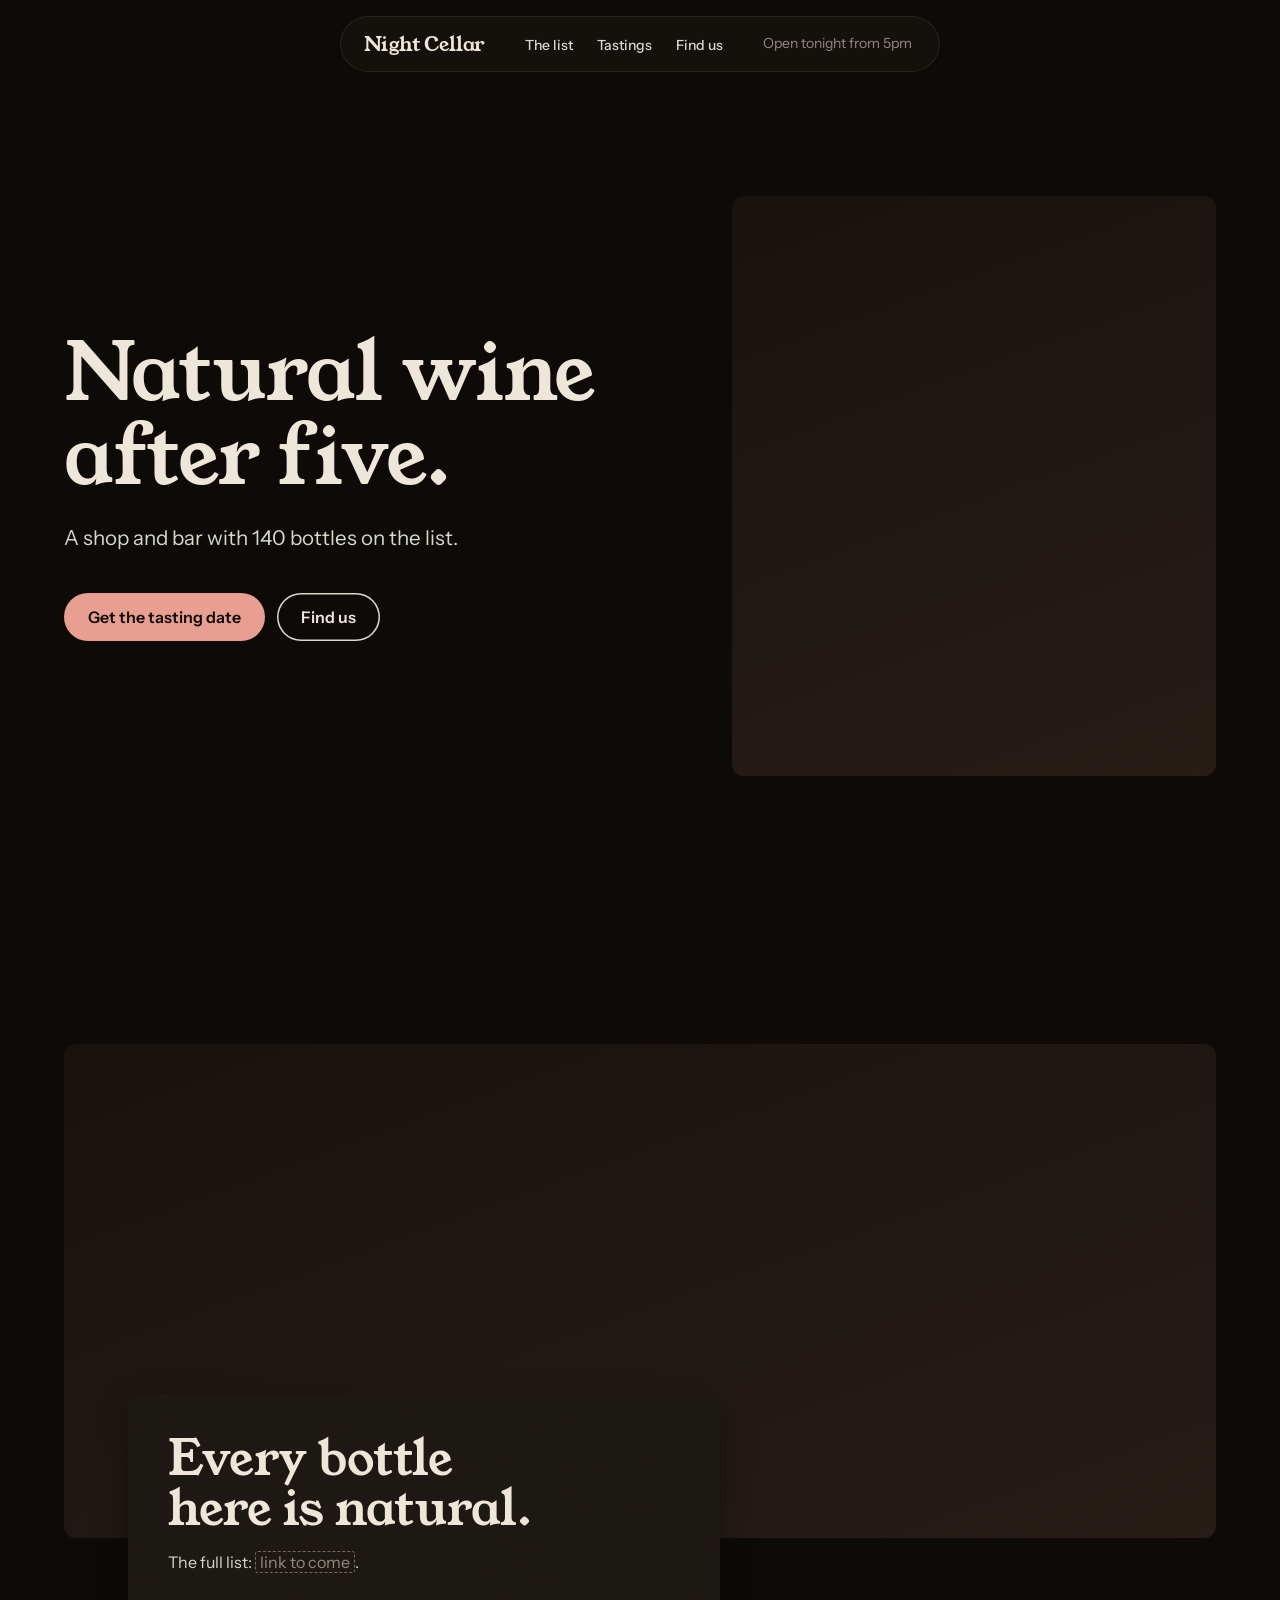
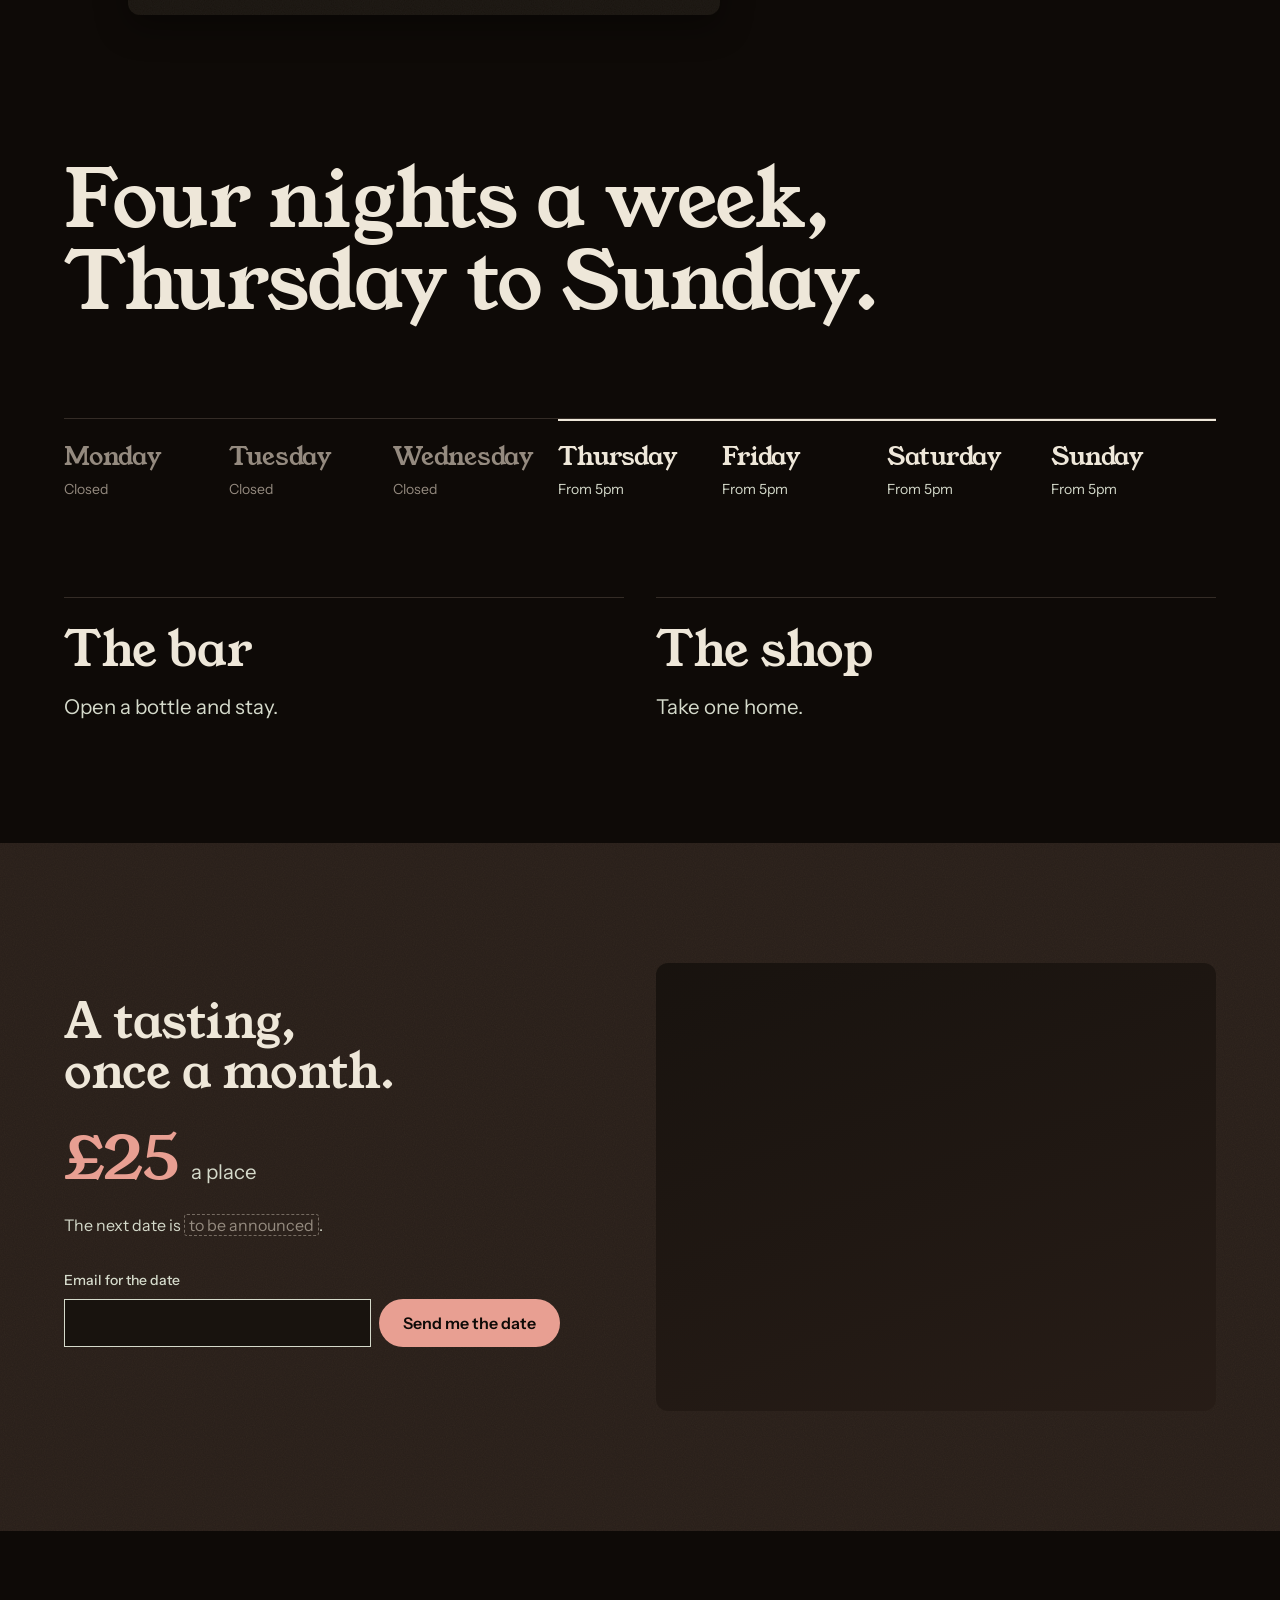
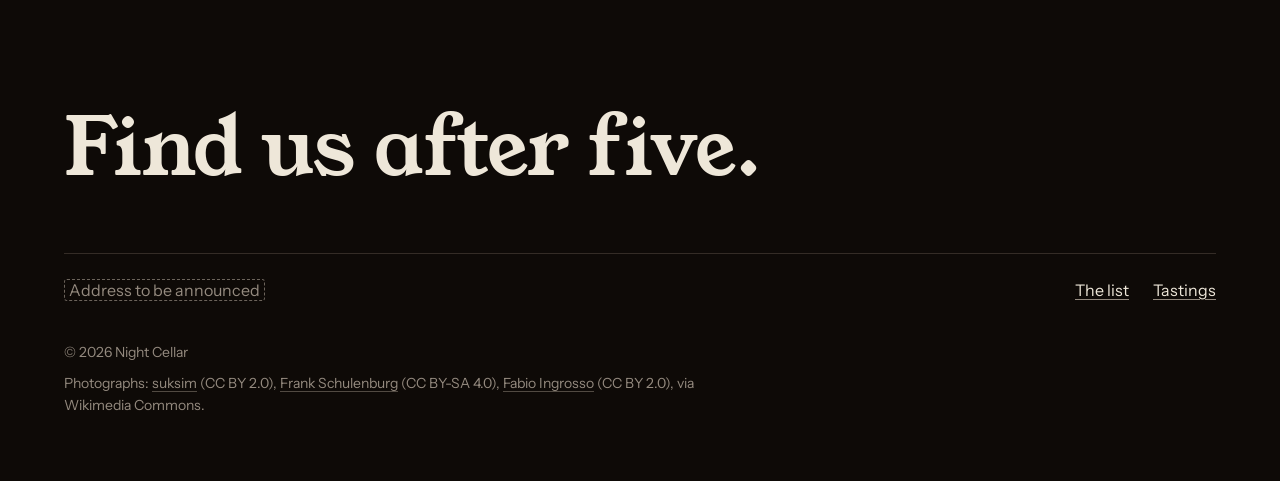
<file: .claude/skills/hallmark/scripts/fixtures/exemplars/atmospheric.html>
<!doctype html>
<html lang="en">
<head>
<meta charset="utf-8">
<meta name="viewport" content="width=device-width, initial-scale=1">
<title>Night Cellar: natural wine after five, Thursday to Sunday</title>
<meta name="description" content="Night Cellar is a natural wine shop and bar with 140 bottles on the list, open Thursday to Sunday from 5pm, with a tasting once a month.">
<link rel="preconnect" href="https://fonts.googleapis.com">
<link rel="preconnect" href="https://fonts.gstatic.com" crossorigin>
<link href="https://fonts.googleapis.com/css2?family=Young+Serif&family=Instrument+Sans:wght@400;500;600&display=swap" rel="stylesheet">
<style>
/* Hallmark · job: visit · shape: Photographic · genre: atmospheric · theme: Spore (by request)
 * hero: Settled · nav: floating pill · footer: statement · imagery: photographs, library 3, warm con=6 exp=-4 · signature: a pour into the decanter after five beside the head, with tonight's door in the nav · spore: cellar
 * axes: dark/roman-serif/warm · posture: committed · contrast: pass · fold: pass · v2.0.0 */
/* Hallmark · pre-emit critique: P4 H4 E4 S4 R5 V4 · weakest: S, the photographs are a stand-in bar; every head carries a fact from the brief, the pour is pink like the one signal, and the nav reads tonight's door from the brief's hours */
/* Hallmark · hero-review: in-thread · ship · 0 findings · finish-review: subagent · fix · 5 findings · 5 resolved · gap: the maker's-log voice can name no bottle until the user gives the list */
:root {
  color-scheme: dark;
  --space-3xs: 2px; --space-2xs: 4px; --space-xs: 8px; --space-sm: 12px; --space-md: 16px; --space-lg: 24px; --space-xl: 40px; --space-2xl: 64px; --space-3xl: 96px; --space-4xl: 144px;
  --text-xs: 0.8125rem; --text-sm: 0.875rem; --text-md: 1rem; --text-lg: 1.25rem; --text-xl: 1.5625rem; --text-2xl: 1.953rem; --text-3xl: 2.441rem;
  --text-display-s: clamp(2.25rem, 4vw + 0.5rem, 3.75rem); --text-display: clamp(2.75rem, 5vw + 1rem, 5.25rem);
  --text-section: clamp(2rem, 2.5vw + 1rem, 3.5rem); --text-title: clamp(1.25rem, 0.75vw + 0.875rem, 1.625rem); --text-lead: clamp(1.125rem, 0.35vw + 1rem, 1.375rem);
  --ease-out: cubic-bezier(0.16, 1, 0.3, 1); --ease-in: cubic-bezier(0.7, 0, 0.84, 0); --ease-in-out: cubic-bezier(0.65, 0, 0.35, 1);
  --dur-micro: 120ms; --dur-short: 220ms; --dur-long: 420ms;
  --color-error: oklch(72% 0.15 27); --color-success: oklch(76% 0.13 150);
  --container: 1440px; --gutter: 64px; --gap-columns: 32px; --section-gap-s: 120px; --section-gap: 144px; --section-gap-l: 176px;
  --z-base: 1; --z-raised: 10; --z-dropdown: 100; --z-sticky: 200; --z-sticky-nav: 300; --z-modal: 400; --z-toast: 500; --z-tooltip: 600;
  --color-paper: oklch(15% 0.01 60); --color-paper-2: oklch(19% 0.012 60); --color-paper-3: oklch(24% 0.02 50);
  --color-ink: oklch(93% 0.02 85); --color-ink-2: oklch(88% 0.02 120); --color-muted: oklch(64% 0.02 70);
  --color-rule: oklch(30% 0.015 60);
  --color-accent: oklch(77% 0.09 30); --color-accent-2: oklch(86% 0.06 30); --color-accent-ink: oklch(15% 0.01 60); --color-focus: oklch(86% 0.06 30);
  --font-display: "Young Serif", Georgia, serif; --font-body: "Instrument Sans", ui-sans-serif, system-ui, sans-serif;
  --font-outlier: "DM Mono", ui-monospace, monospace;
  --radius-card: 12px; --radius-pill: 999px; --rule-hair: 1px;
  --shadow-card: 0 12px 32px oklch(8% 0.01 60 / 0.35);
  --tracking-display: -0.01em;
  --grain: 0.15; --display-weight: 400;
}
*, *::before, *::after { box-sizing: border-box; }
html, body { overflow-x: clip; }
html { scrollbar-color: var(--color-muted) var(--color-paper); scroll-padding-top: var(--space-3xl); }
body { margin: 0; background: var(--color-paper); color: var(--color-ink); font-family: var(--font-body); font-size: var(--text-md); line-height: 1.55; -webkit-font-smoothing: antialiased; caret-color: var(--color-accent); }
::selection { background: color-mix(in oklab, var(--color-accent) 22%, transparent); color: var(--color-ink); }
:focus-visible { outline: 2px solid var(--color-focus); outline-offset: 2px; }
a { color: inherit; text-decoration-thickness: 1px; text-underline-offset: 0.16em; }
h1, h2, h3 { margin: 0; font-family: var(--font-display); font-weight: var(--display-weight, 700); font-synthesis: none; letter-spacing: var(--tracking-display); line-height: 1.05; overflow-wrap: break-word; min-width: 0; text-wrap: balance; }
h1 { max-width: 20ch; font-size: var(--text-display); } h2 { max-width: 30ch; font-size: var(--text-section); } h3 { max-width: 40ch; font-size: var(--text-title); line-height: 1.2; }
.lead { font-size: var(--text-lead); line-height: 1.45; max-width: 52ch; }
p { margin: 0; text-wrap: pretty; }
p:not([class]) { max-width: 65ch; }
img, video { max-width: 100%; height: auto; display: block; }
svg { display: block; }
[hidden] { display: none !important; }
button, input, select, textarea { font: inherit; }
.container { width: 100%; max-width: var(--container); margin-inline: auto; padding-inline: var(--gutter); box-sizing: border-box; }
.num, .figure, td.num { font-variant-numeric: tabular-nums; }
.visually-hidden { position: absolute; width: 1px; height: 1px; overflow: hidden; clip-path: inset(50%); white-space: nowrap; }
[data-slot] { position: relative; overflow: hidden; background: linear-gradient(160deg, var(--color-paper-2, var(--color-paper)), var(--color-paper-3, var(--color-paper))); }
[data-slot] > img { position: absolute; inset: 0; width: 100%; height: 100%; object-fit: cover; z-index: 1; }
[data-slot]:has(> img) > :not(img):not([data-keep]) { display: none !important; }
@media (max-width: 60rem) { :root { --gutter: 24px; --section-gap-s: 80px; --section-gap: 96px; --section-gap-l: 120px; } }
@media (max-width: 40rem) { :root { --gutter: 16px; --section-gap-s: 56px; --section-gap: 72px; --section-gap-l: 96px; --gap-columns: 16px; } }
@media (prefers-reduced-motion: reduce) { *:not(.keep-motion), *:not(.keep-motion)::before, *:not(.keep-motion)::after { animation-duration: 0.01ms !important; animation-iteration-count: 1 !important; transition-duration: 0.01ms !important; scroll-behavior: auto !important; } }
/* photographs: warm con=6 exp=-4 */
[data-slot] > img { filter: sepia(0.28) saturate(0.94) contrast(1.06) brightness(0.96); }
/* Page */
*, *::before, *::after { box-sizing: border-box; }
.skip { position: absolute; left: var(--space-md); top: calc(-1 * var(--space-3xl)); z-index: var(--z-toast); padding: var(--space-xs) var(--space-md); border-radius: var(--radius-pill); background: var(--color-ink); color: var(--color-paper); }
.skip:focus-visible { top: var(--space-md); }

/* Controls: the theme's pair */
.btn { display: inline-flex; align-items: center; justify-content: center; min-height: 48px; padding: 0 var(--space-lg); border: 0; border-radius: var(--radius-pill); font: 600 var(--text-md)/1 var(--font-body); white-space: nowrap; text-decoration: none; cursor: pointer; transition: background-color var(--dur-micro) var(--ease-out), box-shadow var(--dur-micro) var(--ease-out), transform var(--dur-micro) var(--ease-out); }
.btn--primary { background: var(--color-accent); color: var(--color-accent-ink); }
.btn--primary:hover { background: var(--color-accent-2); }
.btn--secondary { background: transparent; color: var(--color-ink); box-shadow: inset 0 0 0 1.5px var(--color-ink-2); }
.btn--secondary:hover { background: var(--color-paper-3); }
.btn:active { transform: translateY(1px); }
.btn:focus-visible { outline: 2px solid var(--color-focus); outline-offset: 3px; }
.btn:disabled, .btn[aria-disabled="true"] { opacity: 0.55; cursor: not-allowed; transform: none; }
.btn[aria-busy="true"] { cursor: progress; }
.actions { display: flex; flex-wrap: wrap; gap: var(--space-sm); }

/* Nav: a floating pill on a blur, the genre's one glass */
.nav { position: fixed; top: var(--space-md); left: 0; right: 0; z-index: var(--z-sticky-nav); display: flex; justify-content: center; padding-inline: var(--gutter); pointer-events: none; }
.nav__pill { pointer-events: auto; display: flex; align-items: center; gap: var(--space-xl); min-height: 56px; padding: var(--space-2xs) var(--space-2xs) var(--space-2xs) var(--space-lg); border-radius: var(--radius-pill); background: color-mix(in oklab, var(--color-paper-2) 74%, transparent); -webkit-backdrop-filter: blur(14px); backdrop-filter: blur(14px); box-shadow: inset 0 0 0 1px color-mix(in oklab, var(--color-ink) 9%, transparent); }
.wordmark { font: 400 var(--text-lg)/1 var(--font-display); letter-spacing: var(--tracking-display); color: var(--color-ink); text-decoration: none; white-space: nowrap; }
.nav__links { display: flex; gap: var(--space-lg); margin: 0; padding: 0; list-style: none; }
.nav__links a { font-size: var(--text-sm); font-weight: 500; color: var(--color-ink-2); text-decoration: none; text-underline-offset: 0.3em; white-space: nowrap; }
.nav__links a:hover { color: var(--color-ink); text-decoration: underline; text-decoration-color: var(--color-accent); }
.nav__links a:active { color: var(--color-accent-2); }
.wordmark:focus-visible, .nav__links a:focus-visible { outline: 2px solid var(--color-focus); outline-offset: 4px; border-radius: var(--radius-pill); }
.nav__door { margin: 0; padding-right: var(--space-lg); font-size: var(--text-sm); color: var(--color-muted); white-space: nowrap; }

/* Photographs */
.photo { position: relative; margin: 0; border-radius: var(--radius-card); }
.photo > img { border-radius: inherit; outline: var(--rule-hair) solid color-mix(in oklab, var(--color-ink) 8%, transparent); outline-offset: -1px; }

/* Hero: Settled, the pour standing beside the head */
.hero { display: grid; align-items: center; min-height: 100dvh; padding-block: calc(56px + var(--space-xl)) var(--space-lg); box-sizing: border-box; }
.hero__grid { display: grid; grid-template-columns: minmax(0, 1fr) minmax(0, min(35rem, 42%)); column-gap: var(--space-3xl); align-items: center; }
.hero__text { display: grid; gap: var(--space-lg); }
.hero__text h1 { max-width: 13ch; }
.hero__text .lead { color: var(--color-ink-2); max-width: 34ch; }
.hero__text .actions { margin-top: var(--space-md); }
.hero__photo { aspect-ratio: 5 / 6; max-height: calc(100dvh - 56px - var(--space-3xl) - var(--space-xl)); }

@media (max-width: 60rem) {
  .nav { padding-inline: var(--space-md); }
  .nav__pill { gap: var(--space-md); padding-left: var(--space-md); }
  .nav__links { display: none; }
  .hero { min-height: 0; padding-block: calc(56px + var(--space-3xl)) var(--space-2xl); }
  .hero__grid { grid-template-columns: minmax(0, 1fr); row-gap: var(--space-xl); }
  .hero__photo { max-height: none; }
}

/* Grain: the theme's speck, on a band or a panel, never on a photograph */
.grained { position: relative; isolation: isolate; }
.grained::after { content: ""; position: absolute; inset: 0; z-index: var(--z-base); border-radius: inherit; pointer-events: none; opacity: var(--grain); mix-blend-mode: screen;
  background-image: url("data:image/svg+xml,%3Csvg xmlns='http://www.w3.org/2000/svg' width='200' height='200'%3E%3Cfilter id='n'%3E%3CfeTurbulence type='fractalNoise' baseFrequency='0.9' numOctaves='2'/%3E%3CfeColorMatrix values='0 0 0 0 0.6 0 0 0 0 0.55 0 0 0 0 0.45 0 0 0 0.35 0'/%3E%3C/filter%3E%3Crect width='200' height='200' filter='url(%23n)'/%3E%3C/svg%3E"); }
.grained > * { position: relative; z-index: var(--z-raised); }

/* The list: the racks edge to edge, the head on a grained plate across its foot */
.list { padding-top: var(--section-gap); }
.list__photo { aspect-ratio: 21 / 9; }
.plate { display: grid; gap: var(--space-md); width: min(100%, 37rem); margin: calc(-1 * var(--space-4xl)) 0 0 var(--space-2xl); padding: var(--space-xl); border-radius: var(--radius-card); background: var(--color-paper-2); box-shadow: var(--shadow-card); z-index: var(--z-raised); }
.plate__more { color: var(--color-ink-2); }

/* Four nights: the week set in type, the open nights lit, the dark ones left dim */
.nights { margin-top: var(--section-gap); }
.statement { max-width: 18ch; font-size: var(--text-display); line-height: 1.02; }
.week { display: grid; grid-template-columns: repeat(7, minmax(0, 1fr)); margin: var(--space-3xl) 0 0; padding: 0; list-style: none; border-top: var(--rule-hair) solid var(--color-rule); }
.week__day { display: grid; gap: var(--space-xs); padding: var(--space-lg) var(--space-md) 0 0; }
.week__name { font: 400 var(--text-xl)/1.1 var(--font-display); letter-spacing: var(--tracking-display); }
.week__hours { font-size: var(--text-sm); color: var(--color-ink-2); }
.week__day.is-open { box-shadow: inset 0 2px 0 var(--color-ink); }
.week__day.is-shut .week__name, .week__day.is-shut .week__hours { color: var(--color-muted); }
.ways { display: grid; grid-template-columns: repeat(2, minmax(0, 1fr)); column-gap: var(--gap-columns); margin-top: var(--space-3xl); }
.way { display: grid; gap: var(--space-sm); padding-top: var(--space-lg); border-top: var(--rule-hair) solid var(--color-rule); }
.way h3 { font-size: var(--text-section); max-width: none; }
.way p { font-size: var(--text-lead); color: var(--color-ink-2); }

/* Tastings: the one band, grained, the price in pink */
.tastings { margin-top: var(--section-gap-s); padding-block: var(--section-gap-s); background: var(--color-paper-3); }
.tastings__grid { display: grid; grid-template-columns: repeat(2, minmax(0, 1fr)); column-gap: var(--gap-columns); align-items: center; }
.tastings__text { display: grid; gap: var(--space-lg); padding-right: var(--space-2xl); }
.tastings__text > p:not([class]) { color: var(--color-ink-2); }
.price { display: flex; align-items: baseline; gap: var(--space-sm); margin-top: var(--space-xs); color: var(--color-ink-2); font-size: var(--text-lead); }
.price__figure { font: 400 var(--text-display-s)/1 var(--font-display); letter-spacing: var(--tracking-display); color: var(--color-accent); font-variant-numeric: lining-nums tabular-nums; }
.tastings__photo { aspect-ratio: 5 / 4; min-height: 440px; }
.fill { padding: 0 0.25em; border: 1px dashed color-mix(in oklch, var(--color-muted) 70%, transparent); border-radius: 3px; color: var(--color-muted); -webkit-box-decoration-break: clone; box-decoration-break: clone; }

.signup { display: grid; gap: var(--space-xs); margin-top: var(--space-xs); }
.signup label { font-size: var(--text-sm); font-weight: 500; color: var(--color-ink-2); }
.signup__row { display: flex; gap: var(--space-xs); }
.signup input { flex: 1; min-width: 0; min-height: 48px; padding: 0 var(--space-md); border: 1.5px solid var(--color-ink-2); border-radius: 0; background: var(--color-paper-2); color: var(--color-ink); outline: 2px solid transparent; outline-offset: -4px; }
.signup input:hover { background: var(--color-paper); }
.signup input:focus-visible { outline-color: var(--color-focus); }
.signup input[aria-invalid] { border-color: var(--color-error); }
.signup input:disabled { opacity: 0.55; cursor: not-allowed; }
.signup__help { min-height: 1lh; font-size: var(--text-sm); color: var(--color-muted); }

/* Footer: a statement, then the facts and links */
.footer { padding-block: var(--section-gap-l) var(--space-2xl); }
.footer__line { max-width: 16ch; font-size: var(--text-display); line-height: 1.02; }
.footer__row { display: flex; flex-wrap: wrap; justify-content: space-between; align-items: baseline; gap: var(--space-lg); margin-top: var(--space-2xl); padding-top: var(--space-lg); border-top: var(--rule-hair) solid var(--color-rule); }
.footer__where { color: var(--color-ink-2); }
.footer__links { display: flex; flex-wrap: wrap; gap: var(--space-lg); margin: 0; padding: 0; list-style: none; }
.footer__links a { color: var(--color-ink); text-decoration-color: var(--color-muted); white-space: nowrap; }
.footer__links a:hover { text-decoration-color: var(--color-accent); }
.footer__links a:focus-visible { outline: 2px solid var(--color-focus); outline-offset: 3px; }
.legal { margin-top: var(--space-xl); font-size: var(--text-sm); color: var(--color-muted); }
.credits { max-width: 80ch; margin-top: var(--space-xs); font-size: var(--text-sm); line-height: 1.6; color: var(--color-muted); }
.credits span { white-space: nowrap; }
.credits a { color: inherit; text-decoration-color: color-mix(in oklab, var(--color-muted) 50%, transparent); text-underline-offset: 0.2em; }
.credits a:hover { text-decoration-color: var(--color-accent); }

@media (max-width: 60rem) {
  .plate { margin: calc(-1 * var(--space-2xl)) 0 0; padding: var(--space-lg); }
  .list__photo { aspect-ratio: 4 / 3; }
  .week { grid-template-columns: minmax(0, 1fr); margin-top: var(--space-2xl); border-top: 0; }
  .week__day { grid-template-columns: minmax(0, 1fr) auto; align-items: baseline; padding: var(--space-sm) 0; border-top: var(--rule-hair) solid var(--color-rule); }
  .week__day.is-open { box-shadow: none; }
  .week__name { font-size: var(--text-lg); }
  .ways { grid-template-columns: minmax(0, 1fr); row-gap: var(--space-xl); margin-top: var(--space-3xl); }
  .statement, .footer__line { font-size: var(--text-section); }
  .tastings__grid { grid-template-columns: minmax(0, 1fr); row-gap: var(--space-xl); }
  .tastings__text { padding-right: 0; }
  .tastings__photo { min-height: 0; }
}
@media (max-width: 40rem) {
  .signup__row { flex-direction: column; }
}
</style>
<script>document.documentElement.classList.add('js');</script>
</head>
<body>
<a class="skip" href="#main">Skip to content</a>

<header class="nav">
  <nav class="nav__pill" aria-label="Main">
    <a class="wordmark" href="#top" aria-label="Night Cellar, home">Night Cellar</a>
    <ul class="nav__links" role="list">
      <li><a href="#list">The list</a></li>
      <li><a href="#tastings">Tastings</a></li>
      <li><a href="#find">Find us</a></li>
    </ul>
    <p class="nav__door" role="status" id="door">Open Thursday to Sunday</p>
  </nav>
</header>

<main id="main">
  <section class="hero" id="top" aria-labelledby="hero-title">
    <div class="container hero__grid">
      <div class="hero__text">
        <h1 id="hero-title">Natural wine after five.</h1>
        <p class="lead">A shop and bar with 140 bottles on the list.</p>
        <div class="actions">
          <a class="btn btn--primary" href="#tastings">Get the tasting date</a>
          <a class="btn btn--secondary" href="#find">Find us</a>
        </div>
      </div>
      <figure class="photo hero__photo" data-slot="hero" data-alt="A glass being poured at the bar after five">
        <img src="https://upload.wikimedia.org/wikipedia/commons/thumb/b/b1/Pouring_wine_into_a_decanter.jpg/1280px-Pouring_wine_into_a_decanter.jpg" width="3872" height="2592" fetchpriority="high" alt="Wine poured from a bottle into a glass decanter in low light" style="object-position: 42% 50%">
      </figure>
    </div>
  </section>

  <section class="list" id="list" aria-labelledby="list-title">
    <div class="container">
      <figure class="photo list__photo" data-slot="photo-1" data-alt="The bottles on the list, racked in the shop">
        <img src="https://upload.wikimedia.org/wikipedia/commons/thumb/9/9e/Schramsberg_Vineyards%2C_July_2019-7579%2B7580.jpg/1280px-Schramsberg_Vineyards%2C_July_2019-7579%2B7580.jpg" width="6244" height="3903" loading="lazy" alt="A long cellar aisle between racks of bottles laid neck down" style="object-position: 50% 60%">
      </figure>
      <div class="plate grained">
        <h2 id="list-title">Every bottle here is natural.</h2>
        <p class="plate__more">The full list: <span class="fill" data-fill="list">link to come</span>.</p>
      </div>
    </div>
  </section>

  <section class="nights" aria-labelledby="nights-title">
    <div class="container">
      <h2 id="nights-title" class="statement">Four nights a week, Thursday to Sunday.</h2>
      <ol class="week" role="list" aria-label="Opening hours">
        <li class="week__day is-shut"><span class="week__name">Monday</span><span class="week__hours">Closed</span></li>
        <li class="week__day is-shut"><span class="week__name">Tuesday</span><span class="week__hours">Closed</span></li>
        <li class="week__day is-shut"><span class="week__name">Wednesday</span><span class="week__hours">Closed</span></li>
        <li class="week__day is-open"><span class="week__name">Thursday</span><span class="week__hours">From 5pm</span></li>
        <li class="week__day is-open"><span class="week__name">Friday</span><span class="week__hours">From 5pm</span></li>
        <li class="week__day is-open"><span class="week__name">Saturday</span><span class="week__hours">From 5pm</span></li>
        <li class="week__day is-open"><span class="week__name">Sunday</span><span class="week__hours">From 5pm</span></li>
      </ol>
      <div class="ways">
        <div class="way">
          <h3>The bar</h3>
          <p>Open a bottle and stay.</p>
        </div>
        <div class="way">
          <h3>The shop</h3>
          <p>Take one home.</p>
        </div>
      </div>
    </div>
  </section>

  <section class="tastings grained" id="tastings" aria-labelledby="tastings-title">
    <div class="container tastings__grid">
      <div class="tastings__text">
        <h2 id="tastings-title">A tasting, once a month.</h2>
        <p class="price"><span class="price__figure">£25</span> a place</p>
        <p>The next date is <span class="fill" data-fill="date">to be announced</span>.</p>
        <form class="signup" data-endpoint="" novalidate>
          <label for="email">Email for the date</label>
          <div class="signup__row">
            <input id="email" name="email" type="email" autocomplete="email" inputmode="email" required>
            <button class="btn btn--primary" type="submit">Send me the date</button>
          </div>
          <p class="signup__help" id="email-help" aria-live="polite"></p>
        </form>
      </div>
      <figure class="photo tastings__photo" data-slot="photo-2" data-alt="Glasses poured for a tasting">
        <img src="https://upload.wikimedia.org/wikipedia/commons/thumb/e/e3/Wine_being_poured_into_a_glass.jpg/1280px-Wine_being_poured_into_a_glass.jpg" width="1955" height="1300" loading="lazy" alt="A taste of red wine poured into a glass held by its stem" style="object-position: 62% 50%">
      </figure>
    </div>
  </section>
</main>

<footer class="footer" id="find" aria-labelledby="find-title">
  <div class="container">
    <h2 id="find-title" class="footer__line">Find us after five.</h2>
    <div class="footer__row">
      <p class="footer__where"><span class="fill" data-fill="address">Address to be announced</span></p>
      <ul class="footer__links" role="list">
        <li><a href="#list">The list</a></li>
        <li><a href="#tastings">Tastings</a></li>
      </ul>
    </div>
    <p class="legal">&copy; 2026 Night Cellar</p>
    <p class="credits" data-credits>Photographs: <a href="https://commons.wikimedia.org/wiki/File:Pouring_wine_into_a_decanter.jpg">suksim</a> <span>(CC BY 2.0)</span>, <a href="https://commons.wikimedia.org/wiki/File:Schramsberg_Vineyards,_July_2019-7579%2B7580.jpg">Frank Schulenburg</a> <span>(CC BY-SA 4.0)</span>, <a href="https://commons.wikimedia.org/wiki/File:Wine_being_poured_into_a_glass.jpg">Fabio Ingrosso</a> <span>(CC BY 2.0)</span>, via Wikimedia Commons.</p>
  </div>
</footer>

<script>window.hallmarkSlots = (m) => { for (const [k, v] of Object.entries(m)) { const s = document.querySelector(`[data-slot="${k}"]`); if (!s) continue; const im = new Image(); im.src = typeof v === 'string' ? v : v.src; im.alt = (typeof v === 'object' && v.alt) || s.dataset.alt || ''; s.querySelectorAll(':scope > img').forEach((o) => o.remove()); s.prepend(im); } };
document.querySelectorAll('[data-slot] > img').forEach((i) => { if (i.complete && !i.naturalWidth) i.remove(); else i.addEventListener('error', () => i.remove(), { once: true }); });</script>
<script>
  (() => {
    const door = document.getElementById('door');
    if (door) door.textContent = [4, 5, 6, 0].includes(new Date().getDay()) ? 'Open tonight from 5pm' : 'Opens Thursday at 5pm';
    document.querySelectorAll('form[data-endpoint]').forEach((form) => {
      const input = form.querySelector('input'), help = form.querySelector('[aria-live]');
      form.addEventListener('submit', (e) => {
        e.preventDefault();
        const ok = input.checkValidity();
        input.toggleAttribute('aria-invalid', !ok);
        if (!ok) { input.setAttribute('aria-describedby', help.id); help.textContent = 'That address looks incomplete. Write it as name@example.com.'; input.focus(); return; }
        if (!form.dataset.endpoint) { help.textContent = 'Nothing was sent: this form is not connected yet.'; return; }
        fetch(form.dataset.endpoint, { method: 'POST', body: new FormData(form) })
          .then((r) => { help.textContent = r.ok ? 'The date goes to ' + input.value.trim() + '.' : 'That did not go through. Try again in a minute.'; })
          .catch(() => { help.textContent = 'That did not go through. Try again in a minute.'; });
      });
    });
  })();
</script>
</body>
</html>
</file>
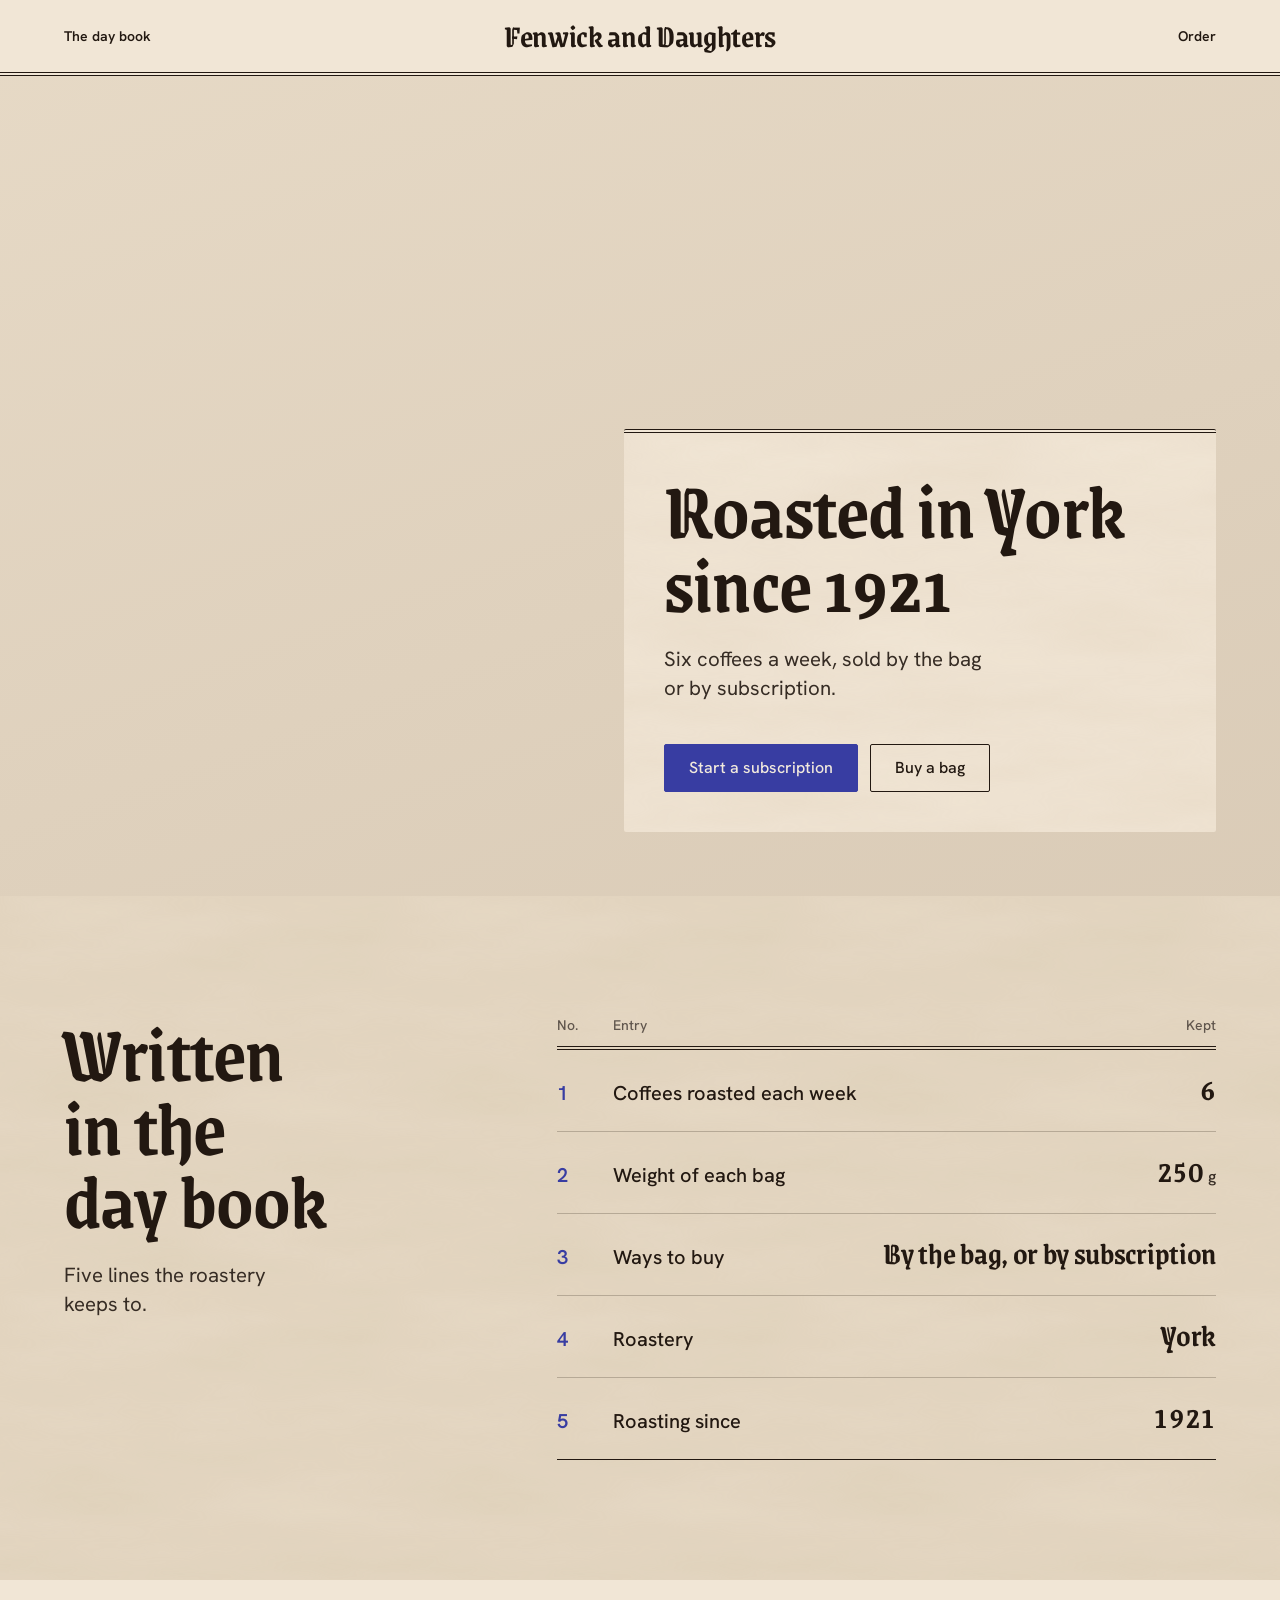
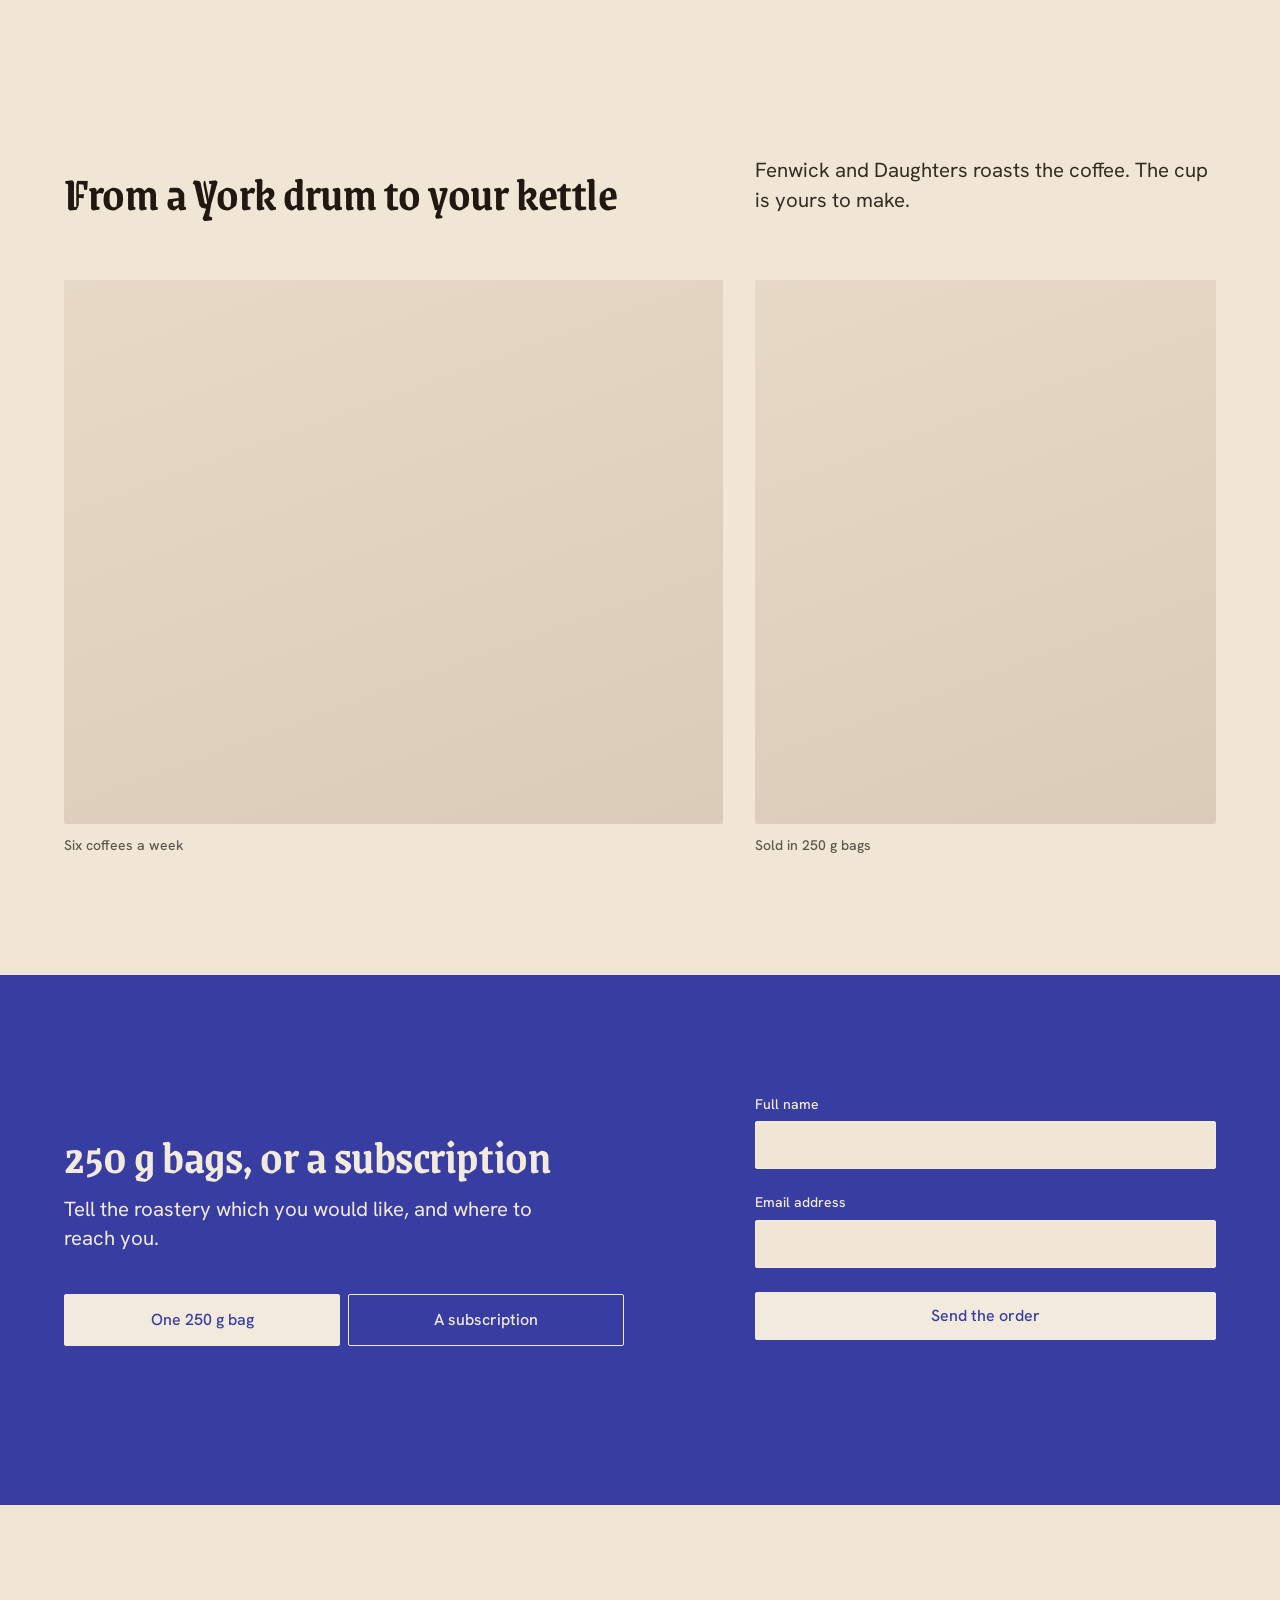
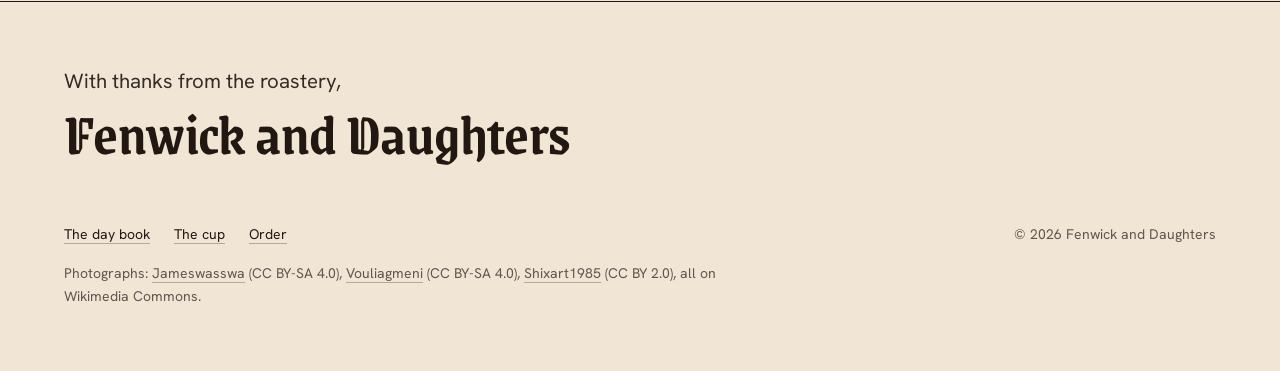
<file: .claude/skills/hallmark/scripts/fixtures/exemplars/editorial.html>
<!doctype html>
<html lang="en-GB">
<head>
<meta charset="utf-8">
<meta name="viewport" content="width=device-width, initial-scale=1">
<title>Fenwick and Daughters, coffee roasted in York since 1921</title>
<meta name="description" content="Fenwick and Daughters roasts six coffees a week in York, sold in 250 g bags or by subscription.">
<link rel="preconnect" href="https://fonts.googleapis.com">
<link rel="preconnect" href="https://fonts.gstatic.com" crossorigin>
<link href="https://fonts.googleapis.com/css2?family=Grenze+Gotisch:wght@600&family=Hanken+Grotesk:wght@400;500;600&family=IBM+Plex+Mono:wght@400&display=swap" rel="stylesheet">
<style>
/* Hallmark · job: buy · shape: Trade Ledger (custom: the roast as a Poster, the house's day book set as its own ledger, the cup as a pair, the order on the pigment) · genre: editorial · theme: Vellum (by request)
 * hero: Poster · nav: masthead, the blackletter wordmark centred over a double rule, one link at each end · footer: letter close · imagery: photographs, library 3, warm con=6 · signature: the roast itself, beans swept round the cooling tray full-bleed under a parchment plate · vellum: parchment
 * axes: light/blackletter/cool · posture: committed · contrast: pass · fold: pass · v2.0.0 */
/* Hallmark · pre-emit critique: P4 H5 E4 S5 R4 V4 · weakest: E, the plate must not bury the hand and the falling beans; it rests on the tray's far side and the plain wall, so the stream and the lever stay clear */
/* Hallmark · hero-review: in-thread · fix · 1 finding · 1 resolved (the head breaks after York) */
/* Hallmark · finish-review: in-thread (the subagent limit was reached) · fix · 3 findings · 1 resolved (the order head failed the swap test, then its blackletter I read as J: now 250 g bags, or a subscription) · 2 answered (the pair's captions are card facts, imagery.md 5; the pair are the closest honest frames the library holds) · gap: none */
/* Hallmark · answered F4 · the order field inverts the primary to parchment on pigment, as the theme's own hint sets it for its one field */
:root {
  color-scheme: light;
  --space-3xs: 2px; --space-2xs: 4px; --space-xs: 8px; --space-sm: 12px; --space-md: 16px; --space-lg: 24px; --space-xl: 40px; --space-2xl: 64px; --space-3xl: 96px; --space-4xl: 144px;
  --text-xs: 0.8125rem; --text-sm: 0.875rem; --text-md: 1rem; --text-lg: 1.25rem; --text-xl: 1.5625rem; --text-2xl: 1.953rem; --text-3xl: 2.441rem;
  --text-display-s: clamp(2.25rem, 4vw + 0.5rem, 3.75rem); --text-display: clamp(2.75rem, 5vw + 1rem, 5.25rem);
  --text-section: clamp(2rem, 2.5vw + 1rem, 3.5rem); --text-title: clamp(1.25rem, 0.75vw + 0.875rem, 1.625rem); --text-lead: clamp(1.125rem, 0.35vw + 1rem, 1.375rem);
  --ease-out: cubic-bezier(0.16, 1, 0.3, 1); --ease-in: cubic-bezier(0.7, 0, 0.84, 0); --ease-in-out: cubic-bezier(0.65, 0, 0.35, 1);
  --dur-micro: 120ms; --dur-short: 220ms; --dur-long: 420ms;
  --color-error: oklch(52% 0.19 27); --color-success: oklch(50% 0.12 150);
  --container: 1440px; --gutter: 64px; --gap-columns: 32px; --section-gap-s: 120px; --section-gap: 144px; --section-gap-l: 176px;
  --z-base: 1; --z-raised: 10; --z-dropdown: 100; --z-sticky: 200; --z-sticky-nav: 300; --z-modal: 400; --z-toast: 500; --z-tooltip: 600;
  --color-paper: oklch(93% 0.025 80); --color-paper-2: oklch(89% 0.03 78); --color-paper-3: oklch(85% 0.032 76);
  --color-ink: oklch(22% 0.02 60); --color-ink-2: oklch(30% 0.02 60); --color-muted: oklch(46% 0.02 65);
  --color-rule: oklch(74% 0.03 75);
  --color-accent: oklch(42% 0.16 275); --color-accent-deep: oklch(34% 0.15 275); --color-accent-ink: oklch(94% 0.02 80);
  --color-focus: oklch(50% 0.17 275); --color-field: var(--color-accent);
  --font-display: "Grenze Gotisch", ui-serif, Georgia, serif; --font-body: "Hanken Grotesk", ui-sans-serif, sans-serif;
  --font-outlier: "IBM Plex Mono", ui-monospace, monospace;
  --radius-card: 2px; --radius-pill: 2px; --rule-hair: 1px; --shadow-card: none;
  --tracking-display: -0.01em; --fibre: 0.5;
}
*, *::before, *::after { box-sizing: border-box; }
html, body { overflow-x: clip; }
html { scrollbar-color: var(--color-muted) var(--color-paper); scroll-padding-top: var(--space-3xl); }
body { margin: 0; background: var(--color-paper); color: var(--color-ink); font-family: var(--font-body); font-size: var(--text-md); line-height: 1.55; -webkit-font-smoothing: antialiased; caret-color: var(--color-accent); }
::selection { background: color-mix(in oklab, var(--color-accent) 22%, transparent); color: var(--color-ink); }
:focus-visible { outline: 2px solid var(--color-focus); outline-offset: 2px; }
a { color: inherit; text-decoration-thickness: 1px; text-underline-offset: 0.16em; }
h1, h2, h3 { margin: 0; font-family: var(--font-display); font-weight: var(--display-weight, 700); font-synthesis: none; letter-spacing: var(--tracking-display); line-height: 1.05; overflow-wrap: break-word; min-width: 0; text-wrap: balance; }
h1 { max-width: 20ch; font-size: var(--text-display); } h2 { max-width: 30ch; font-size: var(--text-section); } h3 { max-width: 40ch; font-size: var(--text-title); line-height: 1.2; }
.lead { font-size: var(--text-lead); line-height: 1.45; max-width: 52ch; }
p { margin: 0; text-wrap: pretty; }
p:not([class]) { max-width: 65ch; }
img, video { max-width: 100%; height: auto; display: block; }
svg { display: block; }
[hidden] { display: none !important; }
button, input, select, textarea { font: inherit; }
.container { width: 100%; max-width: var(--container); margin-inline: auto; padding-inline: var(--gutter); box-sizing: border-box; }
.num, .figure, td.num { font-variant-numeric: tabular-nums; }
.visually-hidden { position: absolute; width: 1px; height: 1px; overflow: hidden; clip-path: inset(50%); white-space: nowrap; }
[data-slot] { position: relative; overflow: hidden; background: linear-gradient(160deg, var(--color-paper-2, var(--color-paper)), var(--color-paper-3, var(--color-paper))); }
[data-slot] > img { position: absolute; inset: 0; width: 100%; height: 100%; object-fit: cover; z-index: 1; }
[data-slot]:has(> img) > :not(img):not([data-keep]) { display: none !important; }
@media (max-width: 60rem) { :root { --gutter: 24px; --section-gap-s: 80px; --section-gap: 96px; --section-gap-l: 120px; } }
@media (max-width: 40rem) { :root { --gutter: 16px; --section-gap-s: 56px; --section-gap: 72px; --section-gap-l: 96px; --gap-columns: 16px; } }
@media (prefers-reduced-motion: reduce) { *:not(.keep-motion), *:not(.keep-motion)::before, *:not(.keep-motion)::after { animation-duration: 0.01ms !important; animation-iteration-count: 1 !important; transition-duration: 0.01ms !important; scroll-behavior: auto !important; } }
/* photographs: warm con=6 */
[data-slot] > img { filter: sepia(0.28) saturate(0.94) contrast(1.06); }
:root {
  --mast-h: 80px;
  --plate-w: 37rem;
  --color-field: var(--color-accent);
}

/* The fibre wash: long tan fibres, stitched so they never tile (texture.md, the low-frequency wash) */
.fibre { position: relative; isolation: isolate; }
.fibre::before { content: ""; position: absolute; inset: 0; z-index: -1; opacity: var(--fibre); mix-blend-mode: multiply; pointer-events: none;
  background-image: url("data:image/svg+xml,%3Csvg xmlns='http://www.w3.org/2000/svg' width='400' height='400'%3E%3Cfilter id='p' x='0' y='0' width='100%25' height='100%25'%3E%3CfeTurbulence type='fractalNoise' baseFrequency='0.004 0.02' numOctaves='4' seed='4' stitchTiles='stitch'/%3E%3CfeColorMatrix values='0 0 0 0 0.62 0 0 0 0 0.52 0 0 0 0 0.36 0 0 0 0.3 0'/%3E%3C/filter%3E%3Crect width='100%25' height='100%25' filter='url(%23p)'/%3E%3C/svg%3E"); }

/* Type */
h1, h2 { font-weight: 600; line-height: 0.92; color: var(--color-ink); }
h3 { font-family: var(--font-body); font-weight: 600; }
.lead { color: var(--color-ink-2); }

/* Controls */
.btn { display: inline-flex; align-items: center; justify-content: center; min-height: 48px; padding: 0 var(--space-lg); border: var(--rule-hair) solid var(--color-ink); border-radius: var(--radius-card); background: transparent; color: var(--color-ink); font: 500 var(--text-md)/1 var(--font-body); text-decoration: none; white-space: nowrap; cursor: pointer;
  transition: background-color var(--dur-micro) var(--ease-out), border-color var(--dur-micro) var(--ease-out), color var(--dur-micro) var(--ease-out); }
.btn:hover { background: var(--color-paper-2); }
.btn:active { transform: translateY(1px); }
.btn:focus-visible { outline: 2px solid var(--color-focus); outline-offset: 2px; }
.btn:disabled, .btn[aria-disabled="true"] { opacity: 0.55; cursor: not-allowed; transform: none; }
.btn--primary { background: var(--color-accent); border-color: var(--color-accent); color: var(--color-accent-ink); }
.btn--primary:hover { background: var(--color-accent-deep); border-color: var(--color-accent-deep); }

.skip { position: absolute; left: var(--space-md); top: calc(-1 * var(--space-3xl)); z-index: var(--z-toast); padding: var(--space-xs) var(--space-md); background: var(--color-ink); color: var(--color-paper); }
.skip:focus-visible { top: var(--space-md); }

/* Masthead */
.mast__bar { display: grid; grid-template-columns: minmax(0, 1fr) auto minmax(0, 1fr); align-items: center; min-height: calc(var(--mast-h) - 4px); border-bottom: 4px double var(--color-ink); }
.wordmark { font: 600 2rem/1 var(--font-display); letter-spacing: var(--tracking-display); color: var(--color-ink); text-decoration: none; white-space: nowrap; padding-block: var(--space-sm); }
.mast__link { justify-self: start; font: 600 var(--text-sm)/1 var(--font-body); color: var(--color-ink); padding-block: var(--space-sm); text-decoration: underline 1px; text-decoration-color: transparent; text-underline-offset: 0.3em;
  transition: text-decoration-color var(--dur-short) var(--ease-out), color var(--dur-micro) var(--ease-out); }
.mast__link--end { justify-self: end; }
.mast__link:hover { text-decoration-color: var(--color-accent); color: var(--color-accent); }
.wordmark:focus-visible, .mast__link:focus-visible { outline: 2px solid var(--color-focus); outline-offset: 4px; }

/* Hero: the roast, full-bleed, under a parchment plate */
.hero { position: relative; height: calc(100dvh - var(--mast-h)); min-height: 36rem; overflow: hidden; background: var(--color-ink); color: var(--color-paper); }
.hero__photo { position: absolute; inset: 0; margin: 0; }
.hero__photo > img { object-position: 50% 62%; }
.hero__inner { position: relative; z-index: var(--z-raised); height: 100%; display: flex; align-items: flex-end; justify-content: flex-end; padding-bottom: var(--space-2xl); box-sizing: border-box; }
.plate { width: min(100%, var(--plate-w)); box-sizing: border-box; padding: var(--space-xl); background: var(--color-paper); color: var(--color-ink); border-top: 4px double var(--color-ink); border-radius: var(--radius-card); }
.plate h1 { font-size: var(--text-display); max-width: 16ch; }
.plate .lead { margin-top: var(--space-lg); max-width: 30ch; }
.actions { display: flex; flex-wrap: wrap; gap: var(--space-sm); margin-top: var(--space-xl); }

@media (max-width: 60rem) {
  .hero { height: auto; min-height: 0; background: none; color: var(--color-ink); overflow: visible; }
  .hero__photo { position: relative; aspect-ratio: 4 / 3; }
  .hero__inner { height: auto; padding-bottom: 0; }
  .plate { width: 100%; padding: var(--space-xl) 0 0; background: none; border-top: 0; }
  .plate.fibre::before { display: none; }
  .wordmark { font-size: 1.875rem; }
}
@media (max-width: 40rem) {
  .mast__bar { grid-template-columns: auto; justify-items: center; row-gap: var(--space-2xs); padding-block: var(--space-xs); }
  .mast__link { display: none; }
}

/* Shared section grid: one container, twelve columns, one column gap */
.split { display: grid; grid-template-columns: repeat(12, minmax(0, 1fr)); column-gap: var(--gap-columns); }
.band { background: var(--color-paper-2); padding-block: var(--section-gap-s); }
.photo { margin: 0; border-radius: var(--radius-card); }
.photo > img { outline: var(--rule-hair) solid var(--color-rule); outline-offset: -1px; }
figcaption { margin-top: var(--space-sm); font: 500 var(--text-sm)/1.4 var(--font-body); color: var(--color-muted); }

/* The day book: the house's ledger on the fibre band, the entries kept in the hand of the wordmark */
.ledger__grid { align-items: start; }
.ledger__text { grid-column: 1 / span 4; position: sticky; top: var(--space-2xl); }
.ledger__text h2 { font-size: var(--text-display); max-width: 9ch; }
.ledger .lead { margin-top: var(--space-lg); max-width: 22ch; }
.ledger__book { grid-column: 6 / span 7; }
.book { width: 100%; border-collapse: collapse; font-size: var(--text-lg); line-height: 1.35; }
.book thead th { padding: 0 0 var(--space-sm); border-bottom: 4px double var(--color-ink); font: 500 var(--text-sm)/1.3 var(--font-body); color: var(--color-muted); text-align: left; }
.book td, .book tbody th { padding: var(--space-lg) 0; border-top: var(--rule-hair) solid var(--color-rule); vertical-align: baseline; }
.book tbody tr:first-child > * { border-top: 0; }
.book tbody tr:last-child > * { border-bottom: var(--rule-hair) solid var(--color-ink); }
.book tbody th { font-weight: 500; text-align: left; color: var(--color-ink); }
.book .idx { width: 3.5rem; font-weight: 600; color: var(--color-accent); }
.book .r, .book thead th.r { text-align: right; }
.book td.r { font: 600 var(--text-2xl)/1 var(--font-display); letter-spacing: var(--tracking-display); color: var(--color-ink); }
.book td.r .unit { font: 500 var(--text-md)/1 var(--font-body); color: var(--color-ink-2); }
.book .num { font-variant-numeric: lining-nums tabular-nums; }

/* The cup: one wide frame, then a pair, each with its fact */
.cup { padding-top: var(--section-gap-l); }
.cup__head { align-items: end; }
.cup__head h2 { grid-column: 1 / span 6; }
.cup__head .lead { grid-column: 8 / span 5; }
.cup__pair { margin-top: var(--space-2xl); }
.cup__pair > figure { margin: 0; }
.cup__note { grid-column: 1 / span 7; }
.cup__cup { grid-column: 8 / span 5; }
.cup__pair .photo { height: 34rem; }

/* The order, on the one pigment field */
.order-band { margin-top: var(--section-gap-s); padding-block: var(--section-gap-s); background: var(--color-field); color: var(--color-accent-ink); }
.order-band h2 { color: var(--color-accent-ink); }
.order-band .lead { margin-top: var(--space-md); color: var(--color-accent-ink); }
.order-band :focus-visible { outline-color: var(--color-accent-ink); }
.order { align-items: center; }
.order__text { grid-column: 1 / span 6; }
.order__fields { grid-column: 8 / span 5; display: grid; gap: var(--space-lg); }
.seg { display: grid; grid-template-columns: repeat(2, minmax(0, 1fr)); gap: var(--space-xs); margin: var(--space-xl) 0 0; padding: 0; border: 0; }
.field label { font: 500 var(--text-sm)/1.3 var(--font-body); color: var(--color-accent-ink); }
.seg input { position: absolute; width: 1px; height: 1px; opacity: 0; }
.seg label { display: flex; align-items: center; justify-content: center; min-height: 52px; padding: 0 var(--space-md); border: var(--rule-hair) solid var(--color-accent-ink); border-radius: var(--radius-card); font-weight: 500; cursor: pointer;
  transition: background-color var(--dur-micro) var(--ease-out), color var(--dur-micro) var(--ease-out); }
.seg label:hover { background: var(--color-accent-deep); }
.seg input:checked + label { background: var(--color-accent-ink); color: var(--color-accent); }
.seg input:focus-visible + label { outline: 2px solid var(--color-accent-ink); outline-offset: 2px; }
.field { display: grid; gap: var(--space-xs); }
.field input { min-height: 48px; padding: 0 var(--space-md); border: var(--rule-hair) solid var(--color-accent-ink); border-radius: var(--radius-card); background: var(--color-paper); color: var(--color-ink); outline: 2px solid transparent; outline-offset: 2px; }
.field input:focus-visible { outline-color: var(--color-accent-ink); }
.field input[aria-invalid] { border-color: var(--color-error); box-shadow: inset 0 0 0 1px var(--color-error); }
.field input:disabled { opacity: 0.55; cursor: not-allowed; }
.btn--on-field { width: 100%; background: var(--color-accent-ink); border-color: var(--color-accent-ink); color: var(--color-accent); }
.btn--on-field:hover { background: var(--color-paper-2); border-color: var(--color-paper-2); }
.help { min-height: 1lh; font-size: var(--text-sm); color: var(--color-accent-ink); }

/* The letter close */
.letter { padding-block: var(--space-3xl) var(--space-2xl); }
.letter__inner { padding-top: var(--space-2xl); border-top: var(--rule-hair) solid var(--color-ink); }
.letter__sign { font-size: var(--text-lead); color: var(--color-ink-2); }
.letter__name { margin-top: var(--space-xs); font: 600 var(--text-display-s)/0.92 var(--font-display); letter-spacing: var(--tracking-display); color: var(--color-ink); }
.letter__foot { display: flex; flex-wrap: wrap; justify-content: space-between; align-items: baseline; gap: var(--space-md) var(--space-xl); margin-top: var(--space-2xl); }
.letter__nav { display: flex; flex-wrap: wrap; gap: var(--space-lg); }
.letter__nav a { font-size: var(--text-sm); color: var(--color-ink); text-decoration-color: var(--color-rule); text-underline-offset: 0.25em; transition: text-decoration-color var(--dur-short) var(--ease-out); }
.letter__nav a:hover { text-decoration-color: var(--color-accent); }
.letter__nav a:focus-visible { outline: 2px solid var(--color-focus); outline-offset: 2px; }
.legal { font-size: var(--text-sm); color: var(--color-muted); }
.letter__credit { flex: 1 0 100%; max-width: 88ch; font-size: var(--text-sm); line-height: 1.6; color: var(--color-muted); }
.letter__credit a { color: inherit; text-decoration-color: var(--color-rule); text-underline-offset: 0.25em; }
.letter__credit a:hover { color: var(--color-ink); text-decoration-color: var(--color-accent); }

@media (max-width: 60rem) {
  .ledger__text, .ledger__book, .cup__head h2, .cup__head .lead, .cup__note, .cup__cup, .order__text, .order__fields { grid-column: 1 / -1; }
  .ledger__text { position: static; }
  .ledger__book { margin-top: var(--space-2xl); }
  .book td.r { font-size: var(--text-xl); }
  .cup__head .lead { margin-top: var(--space-md); }
  .cup__pair { row-gap: var(--space-xl); }
  .cup__pair .photo { height: auto; aspect-ratio: 4 / 3; }
  .order__fields { margin-top: var(--space-xl); }
}
@media (max-width: 40rem) {
  .book { font-size: var(--text-md); }
  .book .idx { width: 2rem; }
}
</style>
<script>document.documentElement.classList.add('js');</script>
</head>
<body id="top">
<a class="skip" href="#main">Skip to content</a>

<header class="mast">
  <div class="container mast__bar">
    <a class="mast__link" href="#daybook">The day book</a>
    <a class="wordmark" href="#top" aria-label="Fenwick and Daughters, back to the top">Fenwick and Daughters</a>
    <a class="mast__link mast__link--end" href="#order">Order</a>
  </div>
</header>

<main id="main">
  <section class="hero" aria-labelledby="hero-h">
    <figure class="hero__photo" data-slot="roaster" data-alt="The York roaster at work, a fresh roast tipping into the cooling tray">
      <img src="https://upload.wikimedia.org/wikipedia/commons/thumb/3/3b/Cooling_time_for_coffee.jpg/1280px-Cooling_time_for_coffee.jpg" width="1920" height="1348" fetchpriority="high"
           alt="A fresh roast swept round the cooling tray by its paddle arm" style="object-position: 50% 55%">
    </figure>
    <div class="container hero__inner">
      <div class="plate fibre">
        <h1 id="hero-h">Roasted in York<br> since 1921</h1>
        <p class="lead">Six coffees a week, sold by the bag or by subscription.</p>
        <div class="actions">
          <a class="btn btn--primary" href="#order" data-kind="subscription">Start a subscription</a>
          <a class="btn" href="#order" data-kind="bag">Buy a bag</a>
        </div>
      </div>
    </div>
  </section>

  <section class="ledger band fibre" id="daybook" aria-labelledby="ledger-h">
    <div class="container split ledger__grid">
      <div class="ledger__text">
        <h2 id="ledger-h">Written in the day book</h2>
        <p class="lead">Five lines the roastery keeps to.</p>
      </div>
      <div class="ledger__book">
        <table class="book">
          <thead>
            <tr><th scope="col">No.</th><th scope="col">Entry</th><th scope="col" class="r">Kept</th></tr>
          </thead>
          <tbody>
            <tr><td class="idx">1</td><th scope="row">Coffees roasted each week</th><td class="r"><span class="num">6</span></td></tr>
            <tr><td class="idx">2</td><th scope="row">Weight of each bag</th><td class="r"><span class="num">250</span>&nbsp;<span class="unit">g</span></td></tr>
            <tr><td class="idx">3</td><th scope="row">Ways to buy</th><td class="r">By the bag, or by subscription</td></tr>
            <tr><td class="idx">4</td><th scope="row">Roastery</th><td class="r">York</td></tr>
            <tr><td class="idx">5</td><th scope="row">Roasting since</th><td class="r"><span class="num">1921</span></td></tr>
          </tbody>
        </table>
      </div>
    </div>
  </section>

  <section class="cup" id="cup" aria-labelledby="cup-h">
    <div class="container">
      <div class="split cup__head">
        <h2 id="cup-h">From a York drum to your kettle</h2>
        <p class="lead">Fenwick and Daughters roasts the coffee. The cup is yours to make.</p>
      </div>
      <div class="split cup__pair">
        <figure class="cup__note">
          <div class="photo" data-slot="desk" data-alt="The York roaster between roasts, the drum over its cooling tray">
            <img src="https://upload.wikimedia.org/wikipedia/commons/thumb/2/2d/Coffee_roasting_machine%2C_The_Roastery%2C_Coaltown_Coffee%2C_Ammanford%2C_Wales.jpg/1280px-Coffee_roasting_machine%2C_The_Roastery%2C_Coaltown_Coffee%2C_Ammanford%2C_Wales.jpg" width="1920" height="2560" loading="lazy"
                 alt="A drum coffee roaster above its copper cooling tray in a roastery" style="object-position: 50% 69%">
          </div>
          <figcaption>Six coffees a week</figcaption>
        </figure>
        <figure class="cup__cup">
          <div class="photo" data-slot="cup" data-alt="A cup of Fenwick and Daughters coffee on the shop counter">
            <img src="https://upload.wikimedia.org/wikipedia/commons/thumb/5/52/Espresso_coffee_pouring_from_retro_espresso_machine.jpg/1280px-Espresso_coffee_pouring_from_retro_espresso_machine.jpg" width="1920" height="2876" loading="lazy"
                 alt="Espresso streaming from a chrome machine into two glass cups" style="object-position: 50% 62%">
          </div>
          <figcaption>Sold in 250&nbsp;g bags</figcaption>
        </figure>
      </div>
    </div>
  </section>

  <section class="order-band" id="order" aria-labelledby="order-h">
    <div class="container">
      <form class="split order" data-endpoint="" novalidate>
        <div class="order__text">
          <h2 id="order-h">250&nbsp;g bags, or a subscription</h2>
          <p class="lead">Tell the roastery which you would like, and where to reach you.</p>
          <fieldset class="seg">
            <legend class="visually-hidden">How would you like it?</legend>
            <input type="radio" name="kind" id="kind-bag" value="bag" checked><label for="kind-bag">One 250&nbsp;g bag</label>
            <input type="radio" name="kind" id="kind-sub" value="subscription"><label for="kind-sub">A subscription</label>
          </fieldset>
        </div>
        <div class="order__fields">
          <div class="field">
            <label for="order-name">Full name</label>
            <input id="order-name" name="name" type="text" autocomplete="name" required>
          </div>
          <div class="field">
            <label for="order-email">Email address</label>
            <input id="order-email" name="email" type="email" autocomplete="email" inputmode="email" required>
          </div>
          <button class="btn btn--on-field" type="submit">Send the order</button>
          <p class="help" id="order-help" aria-live="polite"></p>
        </div>
      </form>
    </div>
  </section>
</main>

<footer class="letter">
  <div class="container letter__inner">
    <p class="letter__sign">With thanks from the roastery,</p>
    <p class="letter__name">Fenwick and Daughters</p>
    <div class="letter__foot">
      <nav class="letter__nav" aria-label="Footer">
        <a href="#daybook">The day book</a>
        <a href="#cup">The cup</a>
        <a href="#order">Order</a>
      </nav>
      <p class="legal">&copy; 2026 Fenwick and Daughters</p>
      <p class="letter__credit" data-credits>Photographs: <a href="https://commons.wikimedia.org/wiki/File:Cooling_time_for_coffee.jpg">Jameswasswa</a> (CC&nbsp;BY-SA&nbsp;4.0), <a href="https://commons.wikimedia.org/wiki/File:Coffee_roasting_machine,_The_Roastery,_Coaltown_Coffee,_Ammanford,_Wales.jpg">Vouliagmeni</a> (CC&nbsp;BY-SA&nbsp;4.0), <a href="https://commons.wikimedia.org/wiki/File:Espresso_coffee_pouring_from_retro_espresso_machine.jpg">Shixart1985</a> (CC&nbsp;BY&nbsp;2.0), all on Wikimedia Commons.</p>
    </div>
  </div>
</footer>

<script>
window.hallmarkSlots = (m) => { for (const [k, v] of Object.entries(m)) { const s = document.querySelector(`[data-slot="${k}"]`); if (!s) continue; const im = new Image(); im.src = typeof v === 'string' ? v : v.src; im.alt = (typeof v === 'object' && v.alt) || s.dataset.alt || ''; s.querySelectorAll(':scope > img').forEach((o) => o.remove()); s.prepend(im); } };
document.querySelectorAll('[data-slot] > img').forEach((i) => { if (i.complete && !i.naturalWidth) i.remove(); else i.addEventListener('error', () => i.remove(), { once: true }); });
document.querySelectorAll('[data-kind]').forEach((a) => a.addEventListener('click', () => { const r = document.getElementById(a.dataset.kind === 'subscription' ? 'kind-sub' : 'kind-bag'); if (r) r.checked = true; }));
document.querySelectorAll('form[data-endpoint]').forEach((form) => {
  const help = form.querySelector('[aria-live]');
  const fields = [...form.querySelectorAll('input[required]')];
  form.addEventListener('submit', (e) => {
    e.preventDefault();
    const bad = fields.filter((i) => !i.checkValidity());
    fields.forEach((i) => { i.toggleAttribute('aria-invalid', bad.includes(i)); if (bad.includes(i)) i.setAttribute('aria-describedby', help.id); else i.removeAttribute('aria-describedby'); });
    if (bad.length) { help.textContent = bad[0].type === 'email' ? 'That email address looks incomplete. Write it as name@example.com.' : 'Add your name, so the roastery knows who the coffee is for.'; bad[0].focus(); return; }
    if (!form.dataset.endpoint) { help.textContent = 'Nothing was sent: this form is not connected yet.'; return; }
    fetch(form.dataset.endpoint, { method: 'POST', body: new FormData(form) })
      .then((r) => { help.textContent = r.ok ? 'The roastery has your order and will write to ' + form.elements.email.value.trim() + '.' : 'That did not go through. Try again in a minute.'; })
      .catch(() => { help.textContent = 'That did not go through. Try again in a minute.'; });
  });
});
</script>
</body>
</html>
</file>
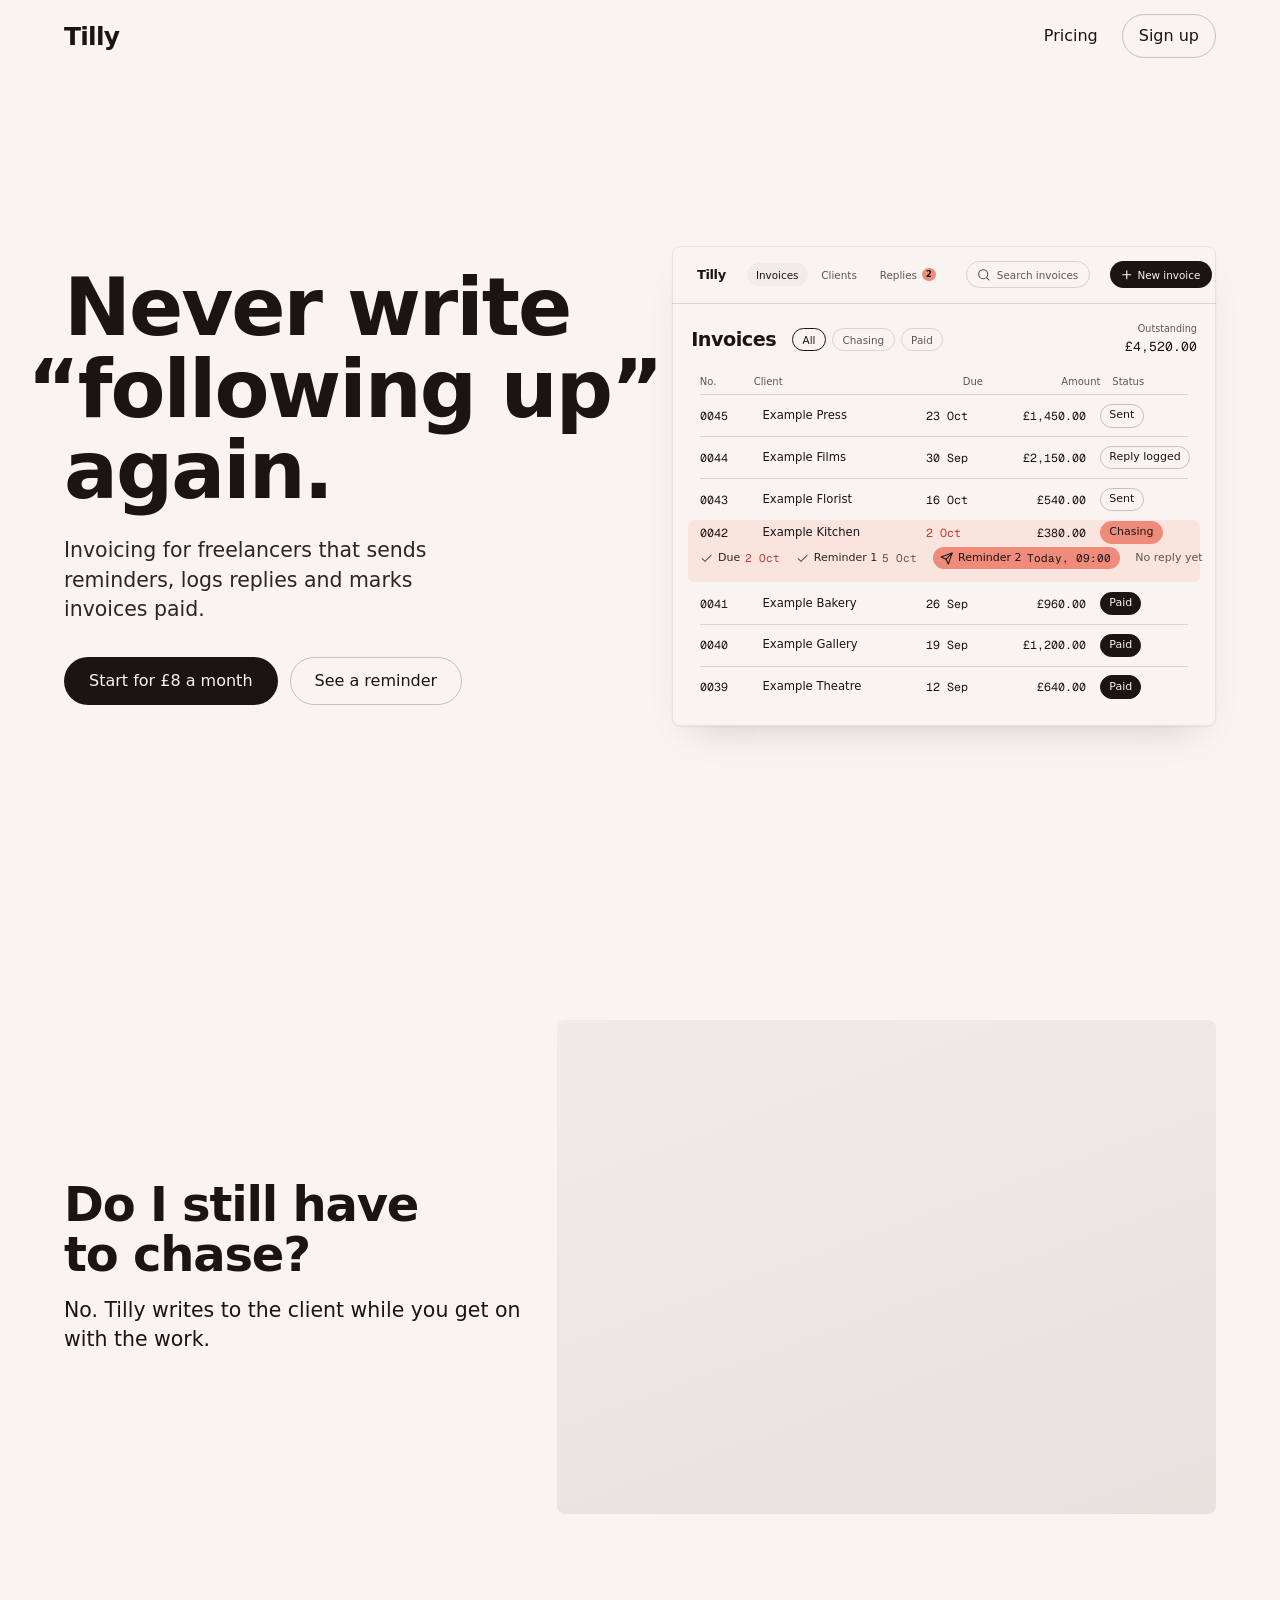
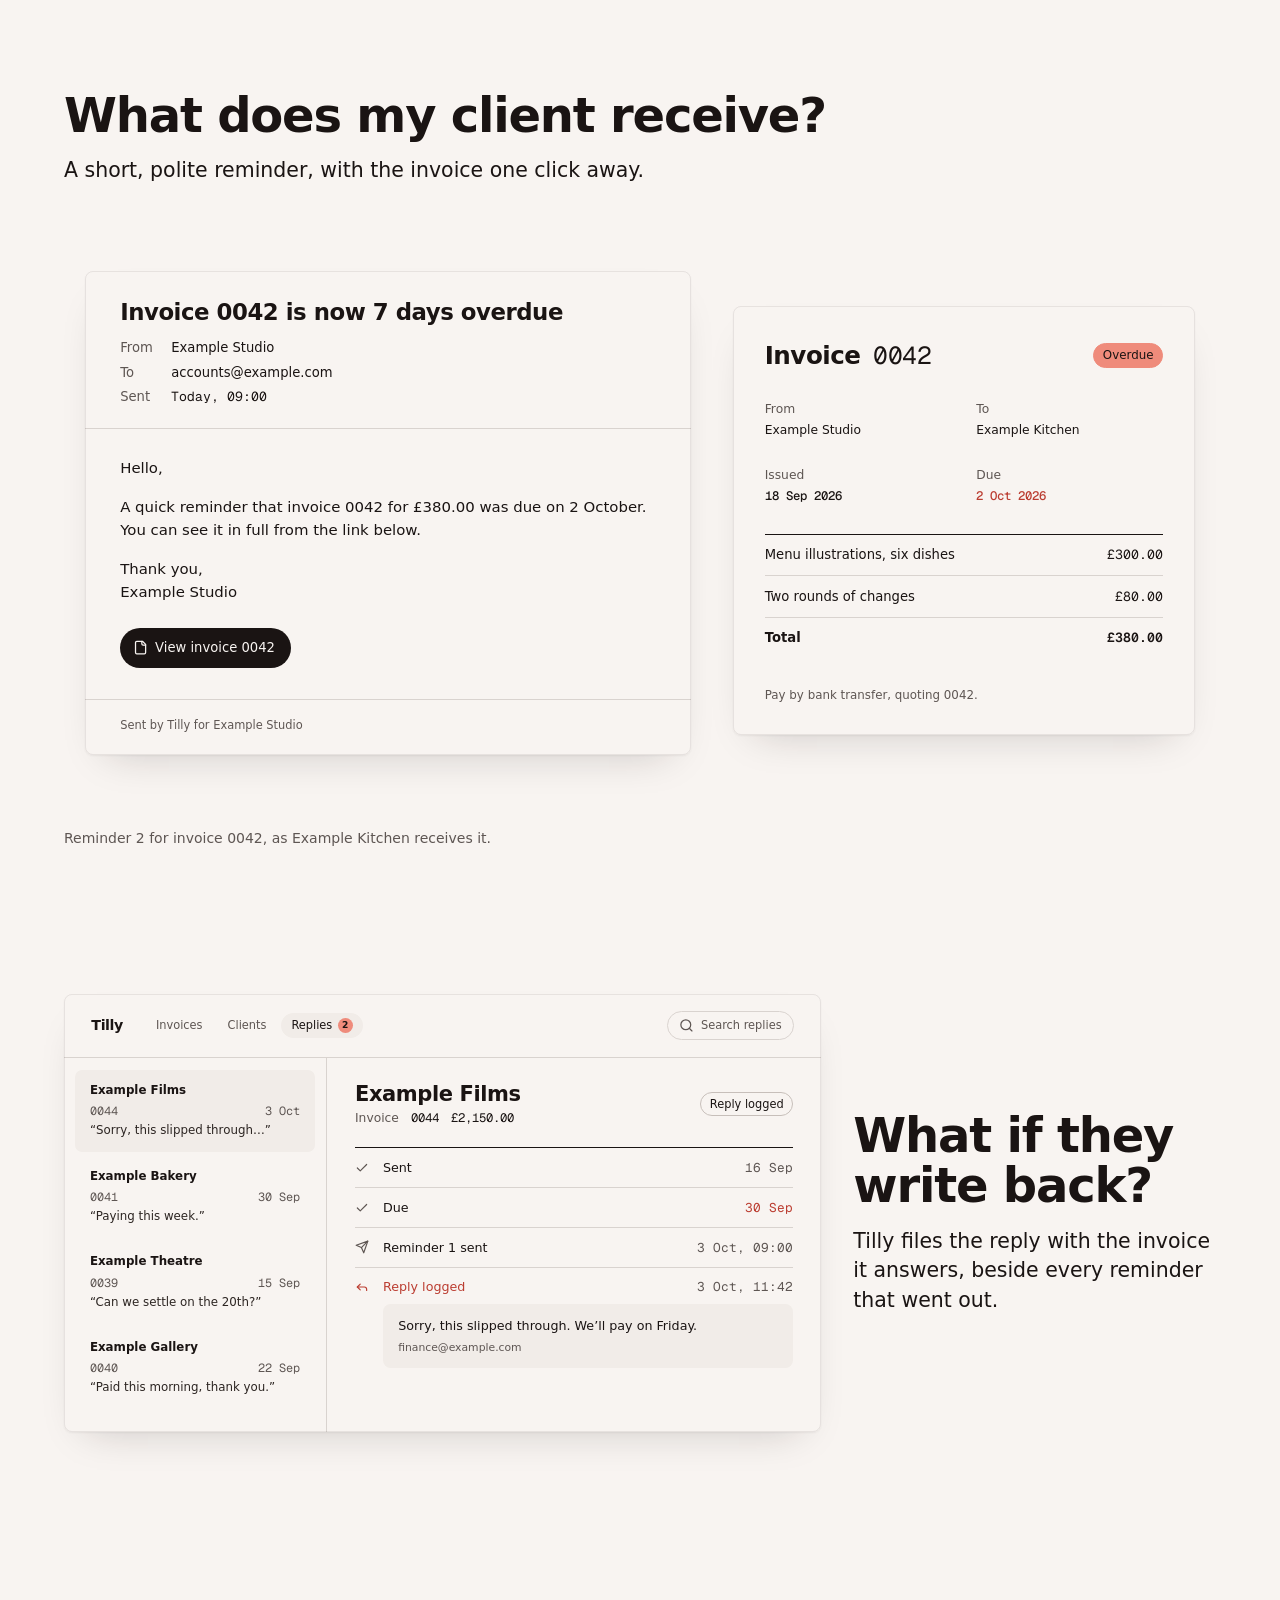
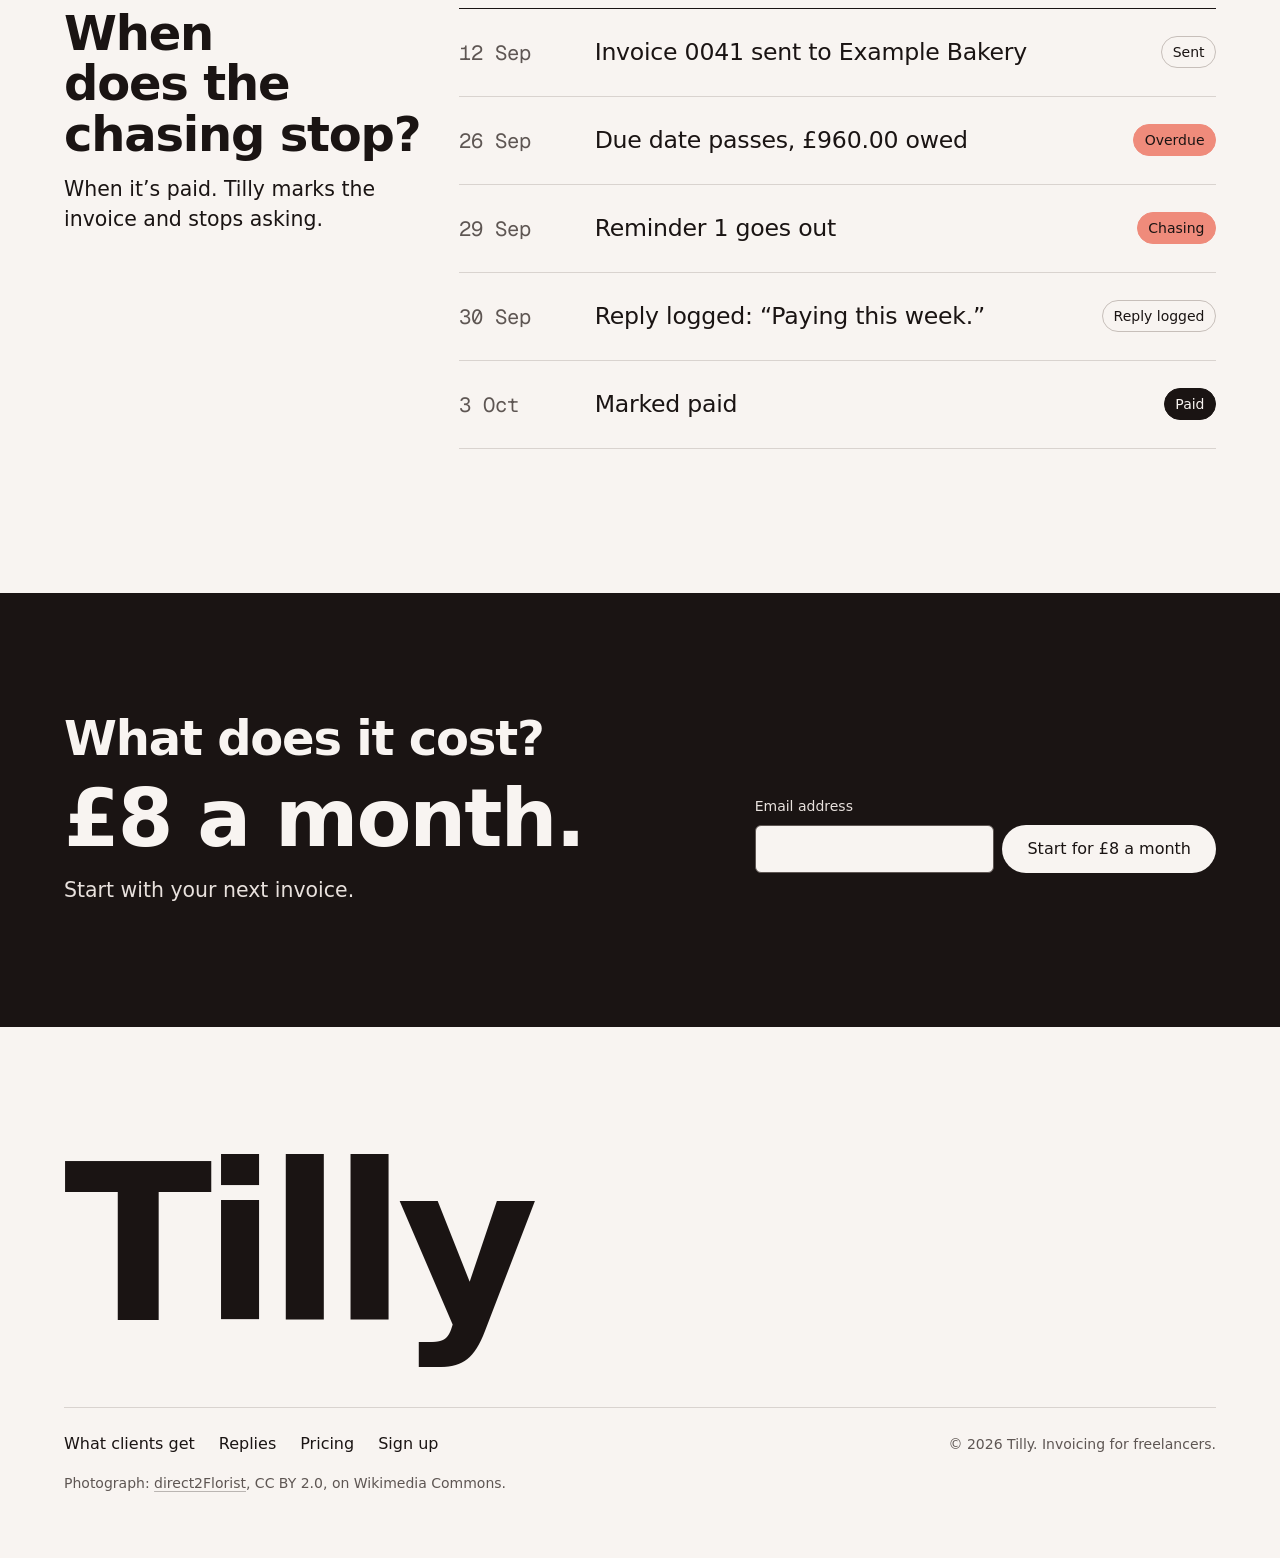
<file: .claude/skills/hallmark/scripts/fixtures/exemplars/modern-minimal.html>
<!doctype html>
<html lang="en-GB">
<head>
<meta charset="utf-8">
<meta name="viewport" content="width=device-width, initial-scale=1">
<title>Tilly, invoicing that chases late payments for you</title>
<meta name="description" content="Tilly is invoicing for freelancers that sends the reminders, logs the replies and marks invoices paid, for 8 pounds a month.">
<link rel="preconnect" href="https://api.fontshare.com" crossorigin>
<link rel="preconnect" href="https://fonts.googleapis.com">
<link rel="preconnect" href="https://fonts.gstatic.com" crossorigin>
<link href="https://api.fontshare.com/v2/css?f[]=general-sans@400,500,600&amp;display=swap" rel="stylesheet">
<link href="https://fonts.googleapis.com/css2?family=Geist+Mono:wght@400&amp;display=swap" rel="stylesheet">
<style>
/* Hallmark · job: sign up · shape: Conversational FAQ, opened by the product · genre: modern-minimal · theme: Coral (by request)
 * hero: Settled · nav: edge-aligned, the wordmark at the left, one link and one outlined pill at the right · footer: mast, the wordmark large over the links · imagery: product sample in hero, demo-2 and demo-3, photographs library 1 muted sepia=8 · signature: invoice 0042 being chased, live in the hero
 * axes: light/grotesk-sans/warm · posture: restrained · contrast: pass · fold: pass · v2.0.0 */
/* Hallmark · pre-emit critique: P4 H4 E4 S5 R4 V5 · weakest: E, the built screens must read as one product at every width, so every inner length is in em on a container-unit base, the screens scale as a whole and re-lay themselves on a phone */
/* Hallmark · hero-review: subagent · fix · 5 findings · 5 resolved · finish-review: in-thread, the subagent limit was reached · ship · 1 finding · 1 resolved · gap: none */
:root {
  color-scheme: light;
  --space-3xs: 2px; --space-2xs: 4px; --space-xs: 8px; --space-sm: 12px; --space-md: 16px; --space-lg: 24px; --space-xl: 40px; --space-2xl: 64px; --space-3xl: 96px; --space-4xl: 144px;
  --text-xs: 0.8125rem; --text-sm: 0.875rem; --text-md: 1rem; --text-lg: 1.25rem; --text-xl: 1.5625rem; --text-2xl: 1.953rem; --text-3xl: 2.441rem;
  --text-display-s: clamp(2.25rem, 4vw + 0.5rem, 3.75rem); --text-display: clamp(2.75rem, 5vw + 1rem, 5.25rem);
  --text-section: clamp(2rem, 2.5vw + 1rem, 3.5rem); --text-title: clamp(1.25rem, 0.75vw + 0.875rem, 1.625rem); --text-lead: clamp(1.125rem, 0.35vw + 1rem, 1.375rem);
  --ease-out: cubic-bezier(0.16, 1, 0.3, 1); --ease-in: cubic-bezier(0.7, 0, 0.84, 0); --ease-in-out: cubic-bezier(0.65, 0, 0.35, 1);
  --dur-micro: 120ms; --dur-short: 220ms; --dur-long: 420ms;
  --color-error: oklch(52% 0.19 27); --color-success: oklch(50% 0.12 150);
  --container: 1440px; --gutter: 64px; --gap-columns: 32px; --section-gap-s: 120px; --section-gap: 144px; --section-gap-l: 176px;
  --z-base: 1; --z-raised: 10; --z-dropdown: 100; --z-sticky: 200; --z-sticky-nav: 300; --z-modal: 400; --z-toast: 500; --z-tooltip: 600;
  --color-paper: oklch(97% 0.006 55); --color-paper-2: oklch(94.5% 0.007 55); --color-paper-3: oklch(91.5% 0.009 55);
  --color-ink: oklch(20% 0.010 35); --color-ink-2: oklch(27% 0.012 40); --color-muted: oklch(46% 0.012 45);
  --color-rule: oklch(87% 0.009 55); --color-rule-2: oklch(81% 0.011 55);
  --color-accent: oklch(74% 0.125 30); --color-accent-ink: oklch(20% 0.010 35); --color-accent-2: oklch(54% 0.165 29); --color-focus: oklch(54% 0.17 30);
  --font-display: "General Sans", ui-sans-serif, system-ui, sans-serif; --font-body: var(--font-display);
  --font-outlier: "Geist Mono", ui-monospace, monospace;
  --radius-card: 8px; --radius-input: 6px; --radius-pill: 999px; --rule-hair: 1px;
  --shadow-card: 0 1px 2px oklch(20% 0.01 35 / 0.05);
  --shadow-lift: 0 1px 2px oklch(20% 0.01 35 / 0.05), 0 18px 40px -22px oklch(20% 0.01 35 / 0.22);
  --tracking-display: -0.025em; --display-weight: 600;
}
*, *::before, *::after { box-sizing: border-box; }
html, body { overflow-x: clip; }
html { scrollbar-color: var(--color-muted) var(--color-paper); scroll-padding-top: var(--space-3xl); }
body { margin: 0; background: var(--color-paper); color: var(--color-ink); font-family: var(--font-body); font-size: var(--text-md); line-height: 1.55; -webkit-font-smoothing: antialiased; caret-color: var(--color-accent); }
::selection { background: color-mix(in oklab, var(--color-accent) 35%, transparent); }
:focus-visible { outline: 2px solid var(--color-focus); outline-offset: 2px; }
a { color: inherit; text-decoration-thickness: 1px; text-underline-offset: 0.16em; }
h1, h2, h3 { margin: 0; font-family: var(--font-display); font-weight: var(--display-weight, 700); font-synthesis: none; letter-spacing: var(--tracking-display); line-height: 1.05; overflow-wrap: break-word; min-width: 0; text-wrap: balance; }
h1 { max-width: 20ch; font-size: var(--text-display); } h2 { max-width: 30ch; font-size: var(--text-section); } h3 { max-width: 40ch; font-size: var(--text-title); line-height: 1.2; }
.lead { font-size: var(--text-lead); line-height: 1.45; max-width: 52ch; }
p { margin: 0; text-wrap: pretty; }
p:not([class]) { max-width: 65ch; }
img, video { max-width: 100%; height: auto; display: block; }
svg { display: block; }
[hidden] { display: none !important; }
button, input, select, textarea { font: inherit; }
.container { width: 100%; max-width: var(--container); margin-inline: auto; padding-inline: var(--gutter); box-sizing: border-box; }
.num, .figure, td.num { font-variant-numeric: tabular-nums; }
.visually-hidden { position: absolute; width: 1px; height: 1px; overflow: hidden; clip-path: inset(50%); white-space: nowrap; }
[data-slot] { position: relative; overflow: hidden; background: linear-gradient(160deg, var(--color-paper-2, var(--color-paper)), var(--color-paper-3, var(--color-paper))); }
[data-slot] > img { position: absolute; inset: 0; width: 100%; height: 100%; object-fit: cover; z-index: 1; }
[data-slot]:has(> img) > :not(img):not([data-keep]) { display: none !important; }
@media (max-width: 60rem) { :root { --gutter: 24px; --section-gap-s: 80px; --section-gap: 96px; --section-gap-l: 120px; } }
@media (max-width: 40rem) { :root { --gutter: 16px; --section-gap-s: 56px; --section-gap: 72px; --section-gap-l: 96px; --gap-columns: 16px; } }
@media (prefers-reduced-motion: reduce) { *:not(.keep-motion), *:not(.keep-motion)::before, *:not(.keep-motion)::after { animation-duration: 0.01ms !important; animation-iteration-count: 1 !important; transition-duration: 0.01ms !important; scroll-behavior: auto !important; } }
/* photographs: muted sepia=8 */
[data-slot] > img { filter: saturate(0.65) contrast(0.97) sepia(0.08); }
:root { --nav-h: 72px; --app-line: color-mix(in oklab, var(--color-ink) 8%, transparent); }

/* Chrome */
.skip { position: absolute; left: var(--space-md); top: calc(-1 * var(--space-3xl)); z-index: var(--z-toast); padding: var(--space-xs) var(--space-md); border-radius: var(--radius-input); background: var(--color-ink); color: var(--color-paper); }
.skip:focus-visible { top: var(--space-md); }

.site__in { display: flex; align-items: center; justify-content: space-between; gap: var(--space-lg); min-height: var(--nav-h); }
.wordmark { font: var(--display-weight) var(--text-xl)/1 var(--font-display); letter-spacing: -0.03em; text-decoration: none; color: var(--color-ink); }
.site__nav { display: flex; align-items: center; gap: var(--space-lg); }
.site__link { font-weight: 500; text-decoration: none; text-decoration-color: transparent; transition: text-decoration-color var(--dur-short) var(--ease-out); }
.site__link:hover { text-decoration: underline; text-decoration-color: var(--color-accent-2); text-underline-offset: 0.3em; }
.wordmark:focus-visible, .site__link:focus-visible { outline: 2px solid var(--color-focus); outline-offset: var(--space-2xs); border-radius: var(--space-3xs); }

/* Controls: the ink pill and the outlined pill */
.btn { display: inline-flex; align-items: center; justify-content: center; gap: var(--space-xs); min-height: 48px; padding: 0 var(--space-lg); border: 1px solid transparent; border-radius: var(--radius-pill); font: 500 var(--text-md)/1 var(--font-body); white-space: nowrap; text-decoration: none; cursor: pointer; transition: background-color var(--dur-short) var(--ease-out), border-color var(--dur-short) var(--ease-out), transform var(--dur-micro) var(--ease-out); }
.btn--primary { background: var(--color-ink); color: var(--color-paper); }
.btn--primary:hover { background: var(--color-ink-2); }
.btn--secondary { border-color: var(--color-rule-2); background: transparent; color: var(--color-ink); }
.btn--secondary:hover { border-color: var(--color-ink); }
.btn--sm { min-height: 44px; padding: 0 var(--space-md); }
.btn:active { transform: translateY(1px); }
.btn:focus-visible { outline: 2px solid var(--color-focus); outline-offset: 2px; }
.btn:disabled, .btn[aria-disabled="true"] { opacity: 0.55; cursor: not-allowed; transform: none; }
.btn[aria-busy="true"] { cursor: progress; }

/* Hero: Settled, the text on one half and the product on the other */
.hero { display: grid; align-items: center; min-height: calc(100dvh - var(--nav-h)); padding-block: var(--space-xl); box-sizing: border-box; }
.hero__grid { display: grid; grid-template-columns: minmax(0, 1fr) minmax(0, 1fr); column-gap: var(--space-2xl); align-items: center; }
.hero__text { display: grid; gap: var(--space-lg); justify-items: start; }
.hero h1 { max-width: none; line-height: 1.02; }
.hang { margin-left: -0.46em; }
.hero .lead { max-width: 34ch; color: var(--color-ink-2); }
.actions { display: flex; flex-wrap: wrap; gap: var(--space-sm); margin-top: var(--space-xs); }

/* The built product: one picture that scales as a whole; every inner length is in em of a design pixel times ten */
.slot { margin: 0; container-type: inline-size; }
.lifted { border-radius: var(--radius-card); box-shadow: var(--shadow-lift); outline: 1px solid var(--app-line); outline-offset: -1px; }
.app[data-slot] { background: var(--color-paper); }
.app--hero { aspect-ratio: 68 / 60; }
.ui { height: 100%; display: flex; flex-direction: column; font-size: calc(100cqi / 68); color: var(--color-ink); line-height: 1.35; }
.ui svg { width: 1.6em; height: 1.6em; flex-shrink: 0; fill: none; stroke: currentColor; stroke-width: 2; stroke-linecap: round; stroke-linejoin: round; }
.fig { font-family: var(--font-outlier); font-weight: 400; font-variant-numeric: tabular-nums; }

.ui__bar { display: flex; align-items: center; gap: 2em; height: 5.6em; padding: 0 2.4em; border-bottom: 1px solid var(--color-rule); font-size: 1.3em; font-weight: 500; }
.ui__bar svg { width: 1.3em; height: 1.3em; }
.ui__mark { font-weight: 600; font-size: 1.25em; letter-spacing: -0.03em; }
.ui__chips { display: flex; gap: 0.4em; }
.ui__chip { display: inline-flex; align-items: center; gap: 0.5em; padding: 0.45em 0.9em; border-radius: var(--radius-pill); color: var(--color-muted); }
.ui__chip.is-on { background: var(--color-paper-2); color: var(--color-ink); }
.ui__badge { display: inline-grid; place-items: center; min-width: 1.6em; height: 1.6em; padding: 0 0.4em; border-radius: var(--radius-pill); background: var(--color-accent); color: var(--color-accent-ink); font-size: 0.8em; font-weight: 600; box-sizing: border-box; }
.ui__input { display: inline-flex; align-items: center; gap: 0.6em; white-space: nowrap; margin-left: auto; height: 2.6em; padding: 0 1em; border: 1px solid var(--color-rule); border-radius: var(--radius-pill); color: var(--color-muted); font-weight: 400; }
.ui__control { display: inline-flex; align-items: center; gap: 0.4em; white-space: nowrap; height: 2.6em; padding: 0 1.1em 0 0.9em; border-radius: var(--radius-pill); background: var(--color-ink); color: var(--color-paper); }

.ui__head { display: flex; align-items: center; gap: 2em; padding: 2.4em 2.4em 1.6em; }
.ui__title { font-size: 2.4em; font-weight: 600; letter-spacing: -0.025em; line-height: 1; }
.ui__tags { display: flex; gap: 0.6em; font-size: 1.3em; font-weight: 500; }
.ui__tag { padding: 0.35em 0.9em; border: 1px solid var(--color-rule); border-radius: var(--radius-pill); color: var(--color-muted); }
.ui__tag.is-on { border-color: var(--color-ink); color: var(--color-ink); }
.ui__owed { display: grid; gap: 0.2em; margin-left: auto; text-align: right; font-size: 1.2em; font-weight: 500; color: var(--color-muted); }
.ui__owed b { font-size: 1.35em; color: var(--color-ink); }

.ledger { padding: 0 2.4em; font-size: 1.45em; }
.ledger__row { display: grid; grid-template-columns: 4.2em minmax(0, 1fr) 5.2em 7.4em 7.6em; align-items: center; column-gap: 1.2em; min-height: 3.6em; border-top: 1px solid var(--color-rule); }
.ledger__row--head { min-height: 2.6em; border-top: 0; font-size: 0.86em; font-weight: 500; color: var(--color-muted); }
.ledger__row .r { text-align: right; }
.ledger__row .late { color: var(--color-accent-2); }
.ledger__row.is-open { margin: 0 -1em; padding: 0 1em; border-radius: 0.6em; border-top-color: transparent; background: color-mix(in oklab, var(--color-accent) 16%, var(--color-paper)); }
.ledger__row.is-open + .ledger__row { border-top-color: transparent; }
.status { display: inline-block; padding: 0.3em 0.75em; border: 1px solid var(--color-rule-2); border-radius: var(--radius-pill); font-size: 0.95em; font-style: normal; font-weight: 500; white-space: nowrap; }
.status--late { border-color: var(--color-accent); background: var(--color-accent); color: var(--color-accent-ink); }
.status--done { border-color: var(--color-ink); background: var(--color-ink); color: var(--color-paper); }

.chase { grid-column: 1 / -1; display: flex; align-items: center; gap: 1.4em; padding: 0.3em 0 1.2em; font-size: 0.95em; font-weight: 500; white-space: nowrap; }
.chase__status { display: inline-flex; align-items: center; gap: 0.45em; flex-shrink: 0; color: var(--color-ink-2); }
.chase__status svg { width: 1.2em; height: 1.2em; color: var(--color-muted); }
.chase__status b { font-weight: 400; color: var(--color-muted); }
.chase__status.is-late b { color: var(--color-accent-2); }
.chase__status.is-now { padding: 0.3em 0.85em 0.3em 0.65em; border-radius: var(--radius-pill); background: var(--color-accent); color: var(--color-accent-ink); }
.chase__status.is-now svg { color: var(--color-accent-ink); }
.chase__status.is-now b { color: var(--color-accent-ink); }
.chase__note { margin-left: auto; color: var(--color-muted); font-weight: 400; }

/* The questions, in the order a freelancer asks them */
.q--work { padding-top: var(--section-gap-s); }
.q--receive { padding-top: var(--section-gap-l); }
.q--replies { padding-top: var(--section-gap); }
.q--paid { padding-block: var(--section-gap-l) var(--section-gap); }
.q__head { display: grid; gap: var(--space-md); margin-bottom: var(--space-2xl); }
.split, .rows, .band__grid { display: grid; grid-template-columns: repeat(12, minmax(0, 1fr)); column-gap: var(--gap-columns); }
.split { align-items: center; }
.split__text { display: grid; gap: var(--space-md); align-content: center; }
.split--work .split__text { grid-column: 1 / span 5; }
.split--work .photo { grid-column: 6 / span 7; }
.split--replies .app--replies { grid-column: 1 / span 8; }
.split--replies .split__text { grid-column: 9 / span 4; }

.photo { margin: 0; aspect-ratio: 4 / 3; border-radius: var(--radius-card); }
.photo > img { border-radius: inherit; outline: 1px solid color-mix(in oklab, var(--color-ink) 6%, transparent); outline-offset: -1px; }

/* The client's side: the reminder and the invoice it links to, straight on the paper */
.showcase { margin: 0; }
.showcase figcaption { margin-top: var(--space-md); font-size: var(--text-sm); font-weight: 500; color: var(--color-muted); }
.client { aspect-ratio: 1312 / 640; }
.client[data-slot] { background: var(--color-paper); }
.client__in { height: 100%; box-sizing: border-box; display: flex; align-items: flex-start; gap: 4.8em; padding: 2.4em; font-size: calc(100cqi / 131.2); color: var(--color-ink); line-height: 1.4; }
.doc { background: var(--color-paper); border-radius: var(--radius-card); box-shadow: var(--shadow-lift); outline: 1px solid var(--app-line); outline-offset: -1px; }
.doc p { margin: 0; max-width: none; }
.mail { display: grid; flex: 76 1 0; min-width: 0; }
.mail__head { display: grid; gap: 1.6em; padding: 3.2em 4em 2.4em; border-bottom: 1px solid var(--color-rule); }
.mail__subject { font-size: 2.6em; font-weight: 600; letter-spacing: -0.02em; line-height: 1.15; }
.mail__meta { display: grid; grid-template-columns: auto minmax(0, 1fr); gap: 0.45em 1.4em; font-size: 1.5em; }
.mail__meta span:nth-child(odd) { color: var(--color-muted); }
.mail__body { display: grid; gap: 1.8em; padding: 3.2em 4em 3.6em; line-height: 1.55; }
.mail__body p { font-size: 1.7em; }
.mail__link { justify-self: start; display: inline-flex; align-items: center; gap: 0.5em; margin-top: 0.6em; padding: 0.75em 1.25em 0.75em 1em; border-radius: var(--radius-pill); background: var(--color-ink); color: var(--color-paper); font-size: 1.5em; font-weight: 500; }
.doc svg { width: 1.15em; height: 1.15em; fill: none; stroke: currentColor; stroke-width: 2; stroke-linecap: round; stroke-linejoin: round; }
.mail__foot { padding: 2em 4em 2.4em; border-top: 1px solid var(--color-rule); color: var(--color-muted); }
.mail__foot span { font-size: 1.3em; }
.inv { display: grid; flex: 50 1 0; min-width: 0; gap: 3.2em; padding: 3.6em; margin-top: 4em; }
.inv__top { display: flex; align-items: center; justify-content: space-between; }
.inv__title { font-size: 2.8em; font-weight: 600; letter-spacing: -0.02em; }
.inv__title b { margin-left: 0.2em; }
.inv .status { font-size: 1.35em; }
.inv__parties, .inv__dates { display: flex; gap: 2em; font-size: 1.4em; color: var(--color-muted); }
.inv__parties span, .inv__dates span { flex: 1 1 0; display: grid; gap: 0.3em; }
.inv__parties b, .inv__dates b { color: var(--color-ink); font-weight: 500; }
.inv__dates b.late, .thread__steps b.late { color: var(--color-accent-2); }
.inv__lines { display: grid; grid-template-columns: minmax(0, 1fr) auto; font-size: 1.5em; border-top: 1px solid var(--color-ink); }
.inv__lines span { padding: 0.85em 0; border-bottom: 1px solid var(--color-rule); }
.inv__lines .fig { text-align: right; }
.inv__lines .inv__total { border-bottom: 0; font-weight: 600; }
.inv__pay { font-size: 1.35em; color: var(--color-muted); }

/* The replies screen */
.app--replies { aspect-ratio: 864 / 500; }
.app--replies .ui { font-size: calc(100cqi / 86.4); }
.inbox { flex: 1; display: grid; grid-template-columns: 30em minmax(0, 1fr); min-height: 0; }
.inbox__list { display: grid; align-content: start; gap: 0.4em; padding: 1.4em 1.2em; border-right: 1px solid var(--color-rule); }
.inbox__item { display: grid; grid-template-columns: minmax(0, 1fr) auto; gap: 0.35em 1em; padding: 1.1em 1.3em; border-radius: 0.6em; font-size: 1.35em; }
.inbox__item b { font-weight: 600; }
.inbox__item .fig { grid-row: 2; color: var(--color-muted); }
.inbox__date { grid-column: 2; grid-row: 1; color: var(--color-muted); }
.inbox__line { grid-column: 1 / -1; color: var(--color-ink-2); white-space: nowrap; overflow: hidden; text-overflow: ellipsis; }
.inbox__item.is-on { background: var(--color-paper-2); }
.thread { display: grid; align-content: start; gap: 2.4em; padding: 2.8em 3.2em; }
.thread__head { display: grid; grid-template-columns: minmax(0, 1fr) auto; align-items: center; gap: 0.5em 1em; }
.thread__who { font-size: 2.4em; font-weight: 600; letter-spacing: -0.02em; line-height: 1.1; }
.thread__what { grid-row: 2; display: flex; gap: 1em; font-size: 1.4em; color: var(--color-muted); }
.thread__what b { color: var(--color-ink); font-weight: 400; }
.thread__head .status { grid-row: 1 / span 2; grid-column: 2; font-size: 1.3em; }
.thread__steps { list-style: none; margin: 0; padding: 0; font-size: 1.45em; border-top: 1px solid var(--color-ink); }
.thread__steps li { display: grid; grid-template-columns: 1.4em minmax(0, 1fr) auto; align-items: center; column-gap: 0.8em; padding: 0.85em 0; border-bottom: 1px solid var(--color-rule); }
.thread__steps svg { width: 1.1em; height: 1.1em; color: var(--color-muted); }
.thread__steps b { font-weight: 400; color: var(--color-muted); }
.thread__steps .is-reply { border-bottom: 0; }
.thread__steps .is-reply svg, .thread__steps .is-reply span { color: var(--color-accent-2); }
.thread__quote { grid-column: 2 / -1; margin: 0.7em 0 0; padding: 1em 1.2em; border-radius: 0.6em; background: var(--color-paper-2); }
.thread__quote p { margin: 0; color: var(--color-ink); line-height: 1.45; }
.thread__quote cite { display: block; margin-top: 0.5em; font-size: 0.85em; font-style: normal; color: var(--color-muted); }

/* One invoice from sent to paid, as rows */
.rows { align-items: start; }
.rows__head { grid-column: 1 / span 4; display: grid; gap: var(--space-md); }
.life { grid-column: 5 / span 8; margin: 0; padding: 0; list-style: none; border-top: 1px solid var(--color-ink); }
.life li { display: grid; grid-template-columns: 6.5rem minmax(0, 1fr) auto; align-items: center; column-gap: var(--gap-columns); min-height: 88px; border-bottom: 1px solid var(--color-rule); }
.life__date { font-size: var(--text-lead); color: var(--color-muted); }
.life__what { font-size: var(--text-title); font-weight: 500; letter-spacing: -0.01em; line-height: 1.25; }
.life .status { font-size: var(--text-sm); }

/* The price, on the one ink band */
.band { padding-block: var(--section-gap-s); background: var(--color-ink); color: var(--color-paper); }
.band__grid { align-items: end; }
.band__text { grid-column: 1 / span 7; display: grid; gap: var(--space-md); }
.band h2 { color: var(--color-paper); }
.price { font: var(--display-weight) var(--text-display)/1 var(--font-display); letter-spacing: var(--tracking-display); font-variant-numeric: tabular-nums; color: var(--color-paper); }
.band__line { font-size: var(--text-lead); color: var(--color-paper-3); }
.signup { grid-column: 8 / span 5; display: grid; gap: var(--space-xs); min-width: 0; }
.signup label { font-size: var(--text-sm); font-weight: 500; color: var(--color-paper-3); }
.signup__row { display: flex; flex-wrap: wrap; gap: var(--space-xs); }
.signup input { flex: 1 1 12rem; min-width: 0; width: 100%; height: 48px; padding: 0 var(--space-md); border: 1px solid var(--color-muted); border-radius: var(--radius-input); background: var(--color-paper); color: var(--color-ink); font-size: var(--text-md); outline: 2px solid transparent; outline-offset: -3px; transition: background-color var(--dur-short) var(--ease-out); }
.signup input:hover { background: var(--color-paper-2); }
.signup input:focus-visible { outline-color: var(--color-focus); }
.signup input[aria-invalid] { border-color: var(--color-error); }
.signup input:disabled { opacity: 0.55; cursor: not-allowed; }
.signup__help { min-height: 1lh; margin-top: var(--space-2xs); font-size: var(--text-sm); color: var(--color-paper-3); }
.btn--invert { background: var(--color-paper); color: var(--color-ink); }
.btn--invert:hover { background: var(--color-paper-2); }

/* The mast */
.mast { padding-block: var(--section-gap-s) var(--space-2xl); }
.mast__mark { margin-bottom: var(--space-2xl); font: var(--display-weight) clamp(7rem, 17vw, 15rem)/0.9 var(--font-display); letter-spacing: -0.045em; color: var(--color-ink); }
.mast__row { display: flex; flex-wrap: wrap; align-items: baseline; justify-content: space-between; gap: var(--space-lg); padding-top: var(--space-lg); border-top: 1px solid var(--color-rule); }
.mast__links { display: flex; flex-wrap: wrap; gap: var(--space-lg); }
.mast__links a { font-weight: 500; text-decoration-color: transparent; text-underline-offset: 0.3em; transition: text-decoration-color var(--dur-short) var(--ease-out); }
.mast__links a:hover { text-decoration-color: var(--color-accent-2); }
.mast__links a:focus-visible { outline: 2px solid var(--color-focus); outline-offset: var(--space-2xs); border-radius: var(--space-3xs); }
.mast__legal { font-size: var(--text-sm); color: var(--color-muted); }
.mast__credit { margin-top: var(--space-md); font-size: var(--text-sm); line-height: 1.55; color: var(--color-muted); }
.mast__credit a { color: inherit; text-decoration: underline; text-decoration-thickness: 1px; text-underline-offset: 0.2em; text-decoration-color: color-mix(in oklab, currentColor 40%, transparent); }
.mast__credit a:hover { text-decoration-color: currentColor; }


@container (max-width: 40rem) {
  .client__in { font-size: calc(100cqi / 48); padding: 1.2em; }
  .inv, .inbox__list { display: none; }
  .app--replies .ui { font-size: calc(100cqi / 48); }
  .inbox { grid-template-columns: minmax(0, 1fr); }
  .thread { padding: 2em; }
}

@container (max-width: 30rem) {
  .ui { font-size: calc(100cqi / 40); }
  .ui__input, .ui__chip:nth-child(2), .ui__owed, .chase__note, .chase__status:nth-child(1) { display: none; }
  .ledger__row { grid-template-columns: minmax(0, 1fr) auto auto; }
  .ledger__row > :nth-child(1), .ledger__row > :nth-child(3), .ledger__row:nth-child(n+8) { display: none; }
  .chase { flex-wrap: wrap; row-gap: 0.6em; }
}
@media (max-width: 40rem) { .app--hero { aspect-ratio: 4 / 5; } .app--replies { aspect-ratio: 1 / 1; } .client { aspect-ratio: 5 / 7; } .hang { margin-left: -0.3em; } .life li { grid-template-columns: minmax(0, 1fr) auto; row-gap: var(--space-2xs); padding-block: var(--space-md); } .life__date { grid-column: 1 / -1; } }

@media (max-width: 60rem) {
  .hero { min-height: 0; padding-block: var(--space-xl) var(--space-3xl); }
  .hero__grid { grid-template-columns: minmax(0, 1fr); row-gap: var(--space-xl); }
  .split, .rows, .band__grid { grid-template-columns: minmax(0, 1fr); row-gap: var(--space-xl); }
  .split > *, .rows > *, .band__grid > *, .split--work .split__text, .split--work .photo, .split--replies .app--replies, .split--replies .split__text, .rows__head, .life, .band__text, .signup { grid-column: 1 / -1; }
  .split--replies .split__text { order: -1; }
  .life li { min-height: 72px; }
}
</style>
</head>
<body id="top">
<a class="skip" href="#main">Skip to content</a>

<header class="site">
  <div class="container site__in">
    <a class="wordmark" href="#top" aria-label="Tilly, back to the top">Tilly</a>
    <nav class="site__nav" aria-label="Page">
      <a class="site__link" href="#cost">Pricing</a>
      <a class="btn btn--secondary btn--sm" href="#start">Sign up</a>
    </nav>
  </div>
</header>

<main id="main">
  <section class="hero" aria-labelledby="hero-head">
    <div class="container hero__grid">
      <div class="hero__text">
        <h1 id="hero-head">Never write<br><span class="hang">“</span>following&nbsp;up”<br>again.</h1>
        <p class="lead">Invoicing for freelancers that sends reminders, logs replies and marks invoices paid.</p>
        <div class="actions">
          <a class="btn btn--primary" href="#start">Start for £8 a month</a>
          <a class="btn btn--secondary" href="#receive">See a reminder</a>
        </div>
      </div>

      <figure class="slot app app--hero lifted" data-slot="hero" data-alt="Your invoices screen, with one late invoice being chased" role="img" aria-label="The Tilly invoices screen: invoice 0042 for Example Kitchen, 380 pounds, due on 2 October, is being chased; its first reminder went on 5 October and the second this morning.">
        <div class="ui" aria-hidden="true">
          <div class="ui__bar">
            <span class="ui__mark">Tilly</span>
            <span class="ui__chips"><span class="ui__chip is-on">Invoices</span><span class="ui__chip">Clients</span><span class="ui__chip">Replies<b class="ui__badge">2</b></span></span>
            <span class="ui__input"><svg aria-hidden="true" viewBox="0 0 24 24"><circle cx="11" cy="11" r="8"/><path d="m21 21-4.3-4.3"/></svg>Search invoices</span>
            <span class="ui__control"><svg aria-hidden="true" viewBox="0 0 24 24"><path d="M5 12h14"/><path d="M12 5v14"/></svg>New invoice</span>
          </div>
          <div class="ui__head">
            <span class="ui__title">Invoices</span>
            <span class="ui__tags"><span class="ui__tag is-on">All</span><span class="ui__tag">Chasing</span><span class="ui__tag">Paid</span></span>
            <span class="ui__owed">Outstanding<b class="fig">£4,520.00</b></span>
          </div>
          <div class="ledger">
            <div class="ledger__row ledger__row--head"><span>No.</span><span>Client</span><span>Due</span><span class="r">Amount</span><span>Status</span></div>
            <div class="ledger__row"><span class="fig">0045</span><span>Example Press</span><span class="fig">23 Oct</span><span class="fig r">£1,450.00</span><span><i class="status">Sent</i></span></div>
            <div class="ledger__row"><span class="fig">0044</span><span>Example Films</span><span class="fig">30 Sep</span><span class="fig r">£2,150.00</span><span><i class="status">Reply logged</i></span></div>
            <div class="ledger__row"><span class="fig">0043</span><span>Example Florist</span><span class="fig">16 Oct</span><span class="fig r">£540.00</span><span><i class="status">Sent</i></span></div>
            <div class="ledger__row is-open">
              <span class="fig">0042</span><span>Example Kitchen</span><span class="fig late">2 Oct</span><span class="fig r">£380.00</span><span><i class="status status--late">Chasing</i></span>
              <div class="chase">
                <span class="chase__status is-done is-late"><svg aria-hidden="true" viewBox="0 0 24 24"><path d="M20 6 9 17l-5-5"/></svg>Due<b class="fig">2 Oct</b></span>
                <span class="chase__status is-done"><svg aria-hidden="true" viewBox="0 0 24 24"><path d="M20 6 9 17l-5-5"/></svg>Reminder 1<b class="fig">5 Oct</b></span>
                <span class="chase__status is-now"><svg aria-hidden="true" viewBox="0 0 24 24"><path d="m22 2-7 20-4-9-9-4Z"/><path d="M22 2 11 13"/></svg>Reminder 2<b class="fig">Today, 09:00</b></span>
                <span class="chase__note">No reply yet</span>
              </div>
            </div>
            <div class="ledger__row"><span class="fig">0041</span><span>Example Bakery</span><span class="fig">26 Sep</span><span class="fig r">£960.00</span><span><i class="status status--done">Paid</i></span></div>
            <div class="ledger__row"><span class="fig">0040</span><span>Example Gallery</span><span class="fig">19 Sep</span><span class="fig r">£1,200.00</span><span><i class="status status--done">Paid</i></span></div>
            <div class="ledger__row"><span class="fig">0039</span><span>Example Theatre</span><span class="fig">12 Sep</span><span class="fig r">£640.00</span><span><i class="status status--done">Paid</i></span></div>
          </div>
        </div>
      </figure>
    </div>
  </section>

  <section class="q q--work" id="chase" aria-labelledby="q1">
    <div class="container split split--work">
      <div class="split__text">
        <h2 id="q1">Do I still have to chase?</h2>
        <p class="lead">No. Tilly writes to the client while you get on with the work.</p>
      </div>
      <figure class="photo" data-slot="photo-1" data-alt="Your own work in progress: the desk, bench or studio you invoice from">
        <img src="https://upload.wikimedia.org/wikipedia/commons/thumb/5/5c/Florist_working.jpg/1280px-Florist_working.jpg" width="1920" height="1280" loading="lazy" decoding="async"
             style="object-position: 55% 45%" alt="Hands gathering green stems into a bouquet at a flower shop counter">
      </figure>
    </div>
  </section>

  <section class="q q--receive" id="receive" aria-labelledby="q2">
    <div class="container">
      <div class="q__head">
        <h2 id="q2">What does my client receive?</h2>
        <p class="lead">A short, polite reminder, with the invoice one click away.</p>
      </div>
      <figure class="showcase">
        <div class="slot client" data-slot="demo-2" data-alt="A reminder as your client receives it, beside the invoice it links to" role="img" aria-label="The second reminder for invoice 0042 as Example Kitchen receives it: a short email saying the 380 pounds was due on 2 October, with a link to the invoice, beside the invoice itself marked overdue.">
          <div class="client__in" aria-hidden="true">
            <div class="doc mail">
              <div class="mail__head">
                <p class="mail__subject">Invoice 0042 is now 7 days overdue</p>
                <div class="mail__meta">
                  <span>From</span><span>Example Studio</span>
                  <span>To</span><span>accounts@example.com</span>
                  <span>Sent</span><span class="fig">Today, 09:00</span>
                </div>
              </div>
              <div class="mail__body">
                <p>Hello,</p>
                <p>A quick reminder that invoice 0042 for £380.00 was due on 2 October. You can see it in full from the link below.</p>
                <p>Thank you,<br>Example Studio</p>
                <span class="mail__link"><svg aria-hidden="true" viewBox="0 0 24 24"><path d="M15 2H6a2 2 0 0 0-2 2v16a2 2 0 0 0 2 2h12a2 2 0 0 0 2-2V7Z"/><path d="M14 2v4a2 2 0 0 0 2 2h4"/></svg>View invoice 0042</span>
              </div>
              <p class="mail__foot"><span>Sent by Tilly for Example Studio</span></p>
            </div>
            <div class="doc inv">
              <div class="inv__top"><span class="inv__title">Invoice <b class="fig">0042</b></span><i class="status status--late">Overdue</i></div>
              <div class="inv__parties"><span>From<b>Example Studio</b></span><span>To<b>Example Kitchen</b></span></div>
              <div class="inv__dates"><span>Issued<b class="fig">18 Sep 2026</b></span><span>Due<b class="fig late">2 Oct 2026</b></span></div>
              <div class="inv__lines">
                <span>Menu illustrations, six dishes</span><span class="fig">£300.00</span>
                <span>Two rounds of changes</span><span class="fig">£80.00</span>
                <span class="inv__total">Total</span><span class="fig inv__total">£380.00</span>
              </div>
              <p class="inv__pay">Pay by bank transfer, quoting 0042.</p>
            </div>
          </div>
        </div>
        <figcaption>Reminder 2 for invoice 0042, as Example Kitchen receives it.</figcaption>
      </figure>
    </div>
  </section>

  <section class="q q--replies" id="replies" aria-labelledby="q3">
    <div class="container split split--replies">
      <figure class="slot app app--replies lifted" data-slot="demo-3" data-alt="Your replies screen, with a client's answer filed under its invoice" role="img" aria-label="The Tilly replies screen: Example Films answered the first reminder for invoice 0044 on 3 October, sorry, this slipped through, we will pay on Friday, and the reply sits in the invoice's history under that reminder.">
        <div class="ui" aria-hidden="true">
          <div class="ui__bar">
            <span class="ui__mark">Tilly</span>
            <span class="ui__chips"><span class="ui__chip">Invoices</span><span class="ui__chip">Clients</span><span class="ui__chip is-on">Replies<b class="ui__badge">2</b></span></span>
            <span class="ui__input"><svg aria-hidden="true" viewBox="0 0 24 24"><circle cx="11" cy="11" r="8"/><path d="m21 21-4.3-4.3"/></svg>Search replies</span>
          </div>
          <div class="inbox">
            <div class="inbox__list">
              <div class="inbox__item is-on"><b>Example Films</b><span class="fig">0044</span><span class="fig inbox__date">3 Oct</span><span class="inbox__line">“Sorry, this slipped through…”</span></div>
              <div class="inbox__item"><b>Example Bakery</b><span class="fig">0041</span><span class="fig inbox__date">30 Sep</span><span class="inbox__line">“Paying this week.”</span></div>
              <div class="inbox__item"><b>Example Theatre</b><span class="fig">0039</span><span class="fig inbox__date">15 Sep</span><span class="inbox__line">“Can we settle on the 20th?”</span></div>
              <div class="inbox__item"><b>Example Gallery</b><span class="fig">0040</span><span class="fig inbox__date">22 Sep</span><span class="inbox__line">“Paid this morning, thank you.”</span></div>
            </div>
            <div class="thread">
              <div class="thread__head">
                <span class="thread__who">Example Films</span>
                <span class="thread__what">Invoice <b class="fig">0044</b><b class="fig">£2,150.00</b></span>
                <i class="status">Reply logged</i>
              </div>
              <ol class="thread__steps">
                <li><svg aria-hidden="true" viewBox="0 0 24 24"><path d="M20 6 9 17l-5-5"/></svg><span>Sent</span><b class="fig">16 Sep</b></li>
                <li><svg aria-hidden="true" viewBox="0 0 24 24"><path d="M20 6 9 17l-5-5"/></svg><span>Due</span><b class="fig late">30 Sep</b></li>
                <li><svg aria-hidden="true" viewBox="0 0 24 24"><path d="m22 2-7 20-4-9-9-4Z"/><path d="M22 2 11 13"/></svg><span>Reminder 1 sent</span><b class="fig">3 Oct, 09:00</b></li>
                <li class="is-reply"><svg aria-hidden="true" viewBox="0 0 24 24"><polyline points="9 17 4 12 9 7"/><path d="M20 18v-2a4 4 0 0 0-4-4H4"/></svg><span>Reply logged</span><b class="fig">3 Oct, 11:42</b>
                  <blockquote class="thread__quote"><p>Sorry, this slipped through. We’ll pay on Friday.</p><cite>finance@example.com</cite></blockquote>
                </li>
              </ol>
            </div>
          </div>
        </div>
      </figure>
      <div class="split__text">
        <h2 id="q3">What if they write back?</h2>
        <p class="lead">Tilly files the reply with the invoice it answers, beside every reminder that went out.</p>
      </div>
    </div>
  </section>

  <section class="q q--paid" id="paid" aria-labelledby="q4">
    <div class="container rows">
      <div class="rows__head">
        <h2 id="q4">When does the chasing stop?</h2>
        <p class="lead">When it’s paid. Tilly marks the invoice and stops asking.</p>
      </div>
      <ol class="life" aria-label="Invoice 0041, from sent to paid">
        <li><span class="fig life__date">12 Sep</span><span class="life__what">Invoice 0041 sent to Example Bakery</span><i class="status">Sent</i></li>
        <li><span class="fig life__date">26 Sep</span><span class="life__what">Due date passes, £960.00 owed</span><i class="status status--late">Overdue</i></li>
        <li><span class="fig life__date">29 Sep</span><span class="life__what">Reminder 1 goes out</span><i class="status status--late">Chasing</i></li>
        <li><span class="fig life__date">30 Sep</span><span class="life__what">Reply logged: “Paying this week.”</span><i class="status">Reply logged</i></li>
        <li><span class="fig life__date">3 Oct</span><span class="life__what">Marked paid</span><i class="status status--done">Paid</i></li>
      </ol>
    </div>
  </section>

  <section class="band" id="cost" aria-labelledby="q5">
    <div class="container band__grid">
      <div class="band__text">
        <h2 id="q5">What does it cost?</h2>
        <p class="price">£8 a month.</p>
        <p class="band__line">Start with your next invoice.</p>
      </div>
      <form class="signup" id="start" data-endpoint="" novalidate>
        <label for="email">Email address</label>
        <div class="signup__row">
          <input id="email" name="email" type="email" autocomplete="email" inputmode="email" required aria-describedby="email-help">
          <button class="btn btn--invert" type="submit">Start for £8 a month</button>
        </div>
        <p class="signup__help" id="email-help" aria-live="polite"></p>
      </form>
    </div>
  </section>
</main>

<footer class="mast">
  <div class="container">
    <p class="mast__mark">Tilly</p>
    <div class="mast__row">
      <nav class="mast__links" aria-label="Footer">
        <a href="#receive">What clients get</a>
        <a href="#replies">Replies</a>
        <a href="#cost">Pricing</a>
        <a href="#start">Sign up</a>
      </nav>
      <p class="mast__legal">© 2026 Tilly. Invoicing for freelancers.</p>
    </div>
    <p class="mast__credit" data-credits>Photograph: <a href="https://commons.wikimedia.org/wiki/File:Florist_working.jpg">direct2Florist</a>, CC&nbsp;BY&nbsp;2.0, on Wikimedia Commons.</p>
  </div>
</footer>

<script>
window.hallmarkSlots = (m) => { for (const [k, v] of Object.entries(m)) { const s = document.querySelector(`[data-slot="${k}"]`); if (!s) continue; const im = new Image(); im.src = typeof v === 'string' ? v : v.src; im.alt = (typeof v === 'object' && v.alt) || s.dataset.alt || ''; s.querySelectorAll(':scope > img').forEach((o) => o.remove()); s.prepend(im); } };
document.querySelectorAll('[data-slot] > img').forEach((i) => { if (i.complete && !i.naturalWidth) i.remove(); else i.addEventListener('error', () => i.remove(), { once: true }); });
document.querySelectorAll('form[data-endpoint]').forEach((form) => {
  const input = form.querySelector('input'), help = form.querySelector('[aria-live]'), button = form.querySelector('button');
  form.addEventListener('submit', (e) => {
    e.preventDefault();
    const ok = input.checkValidity();
    input.toggleAttribute('aria-invalid', !ok);
    if (!ok) { help.textContent = 'That address looks incomplete. Write it as name@example.com.'; input.focus(); return; }
    if (!form.dataset.endpoint) { help.textContent = 'Nothing was sent: this form is not connected yet.'; return; }
    button.setAttribute('aria-busy', 'true');
    fetch(form.dataset.endpoint, { method: 'POST', body: new FormData(form) })
      .then((r) => { help.textContent = r.ok ? 'Thanks. Tilly will write to ' + input.value.trim() + '.' : 'That did not go through. Try again in a minute.'; })
      .catch(() => { help.textContent = 'That did not go through. Try again in a minute.'; })
      .finally(() => button.removeAttribute('aria-busy'));
  });
});
</script>
</body>
</html>
</file>
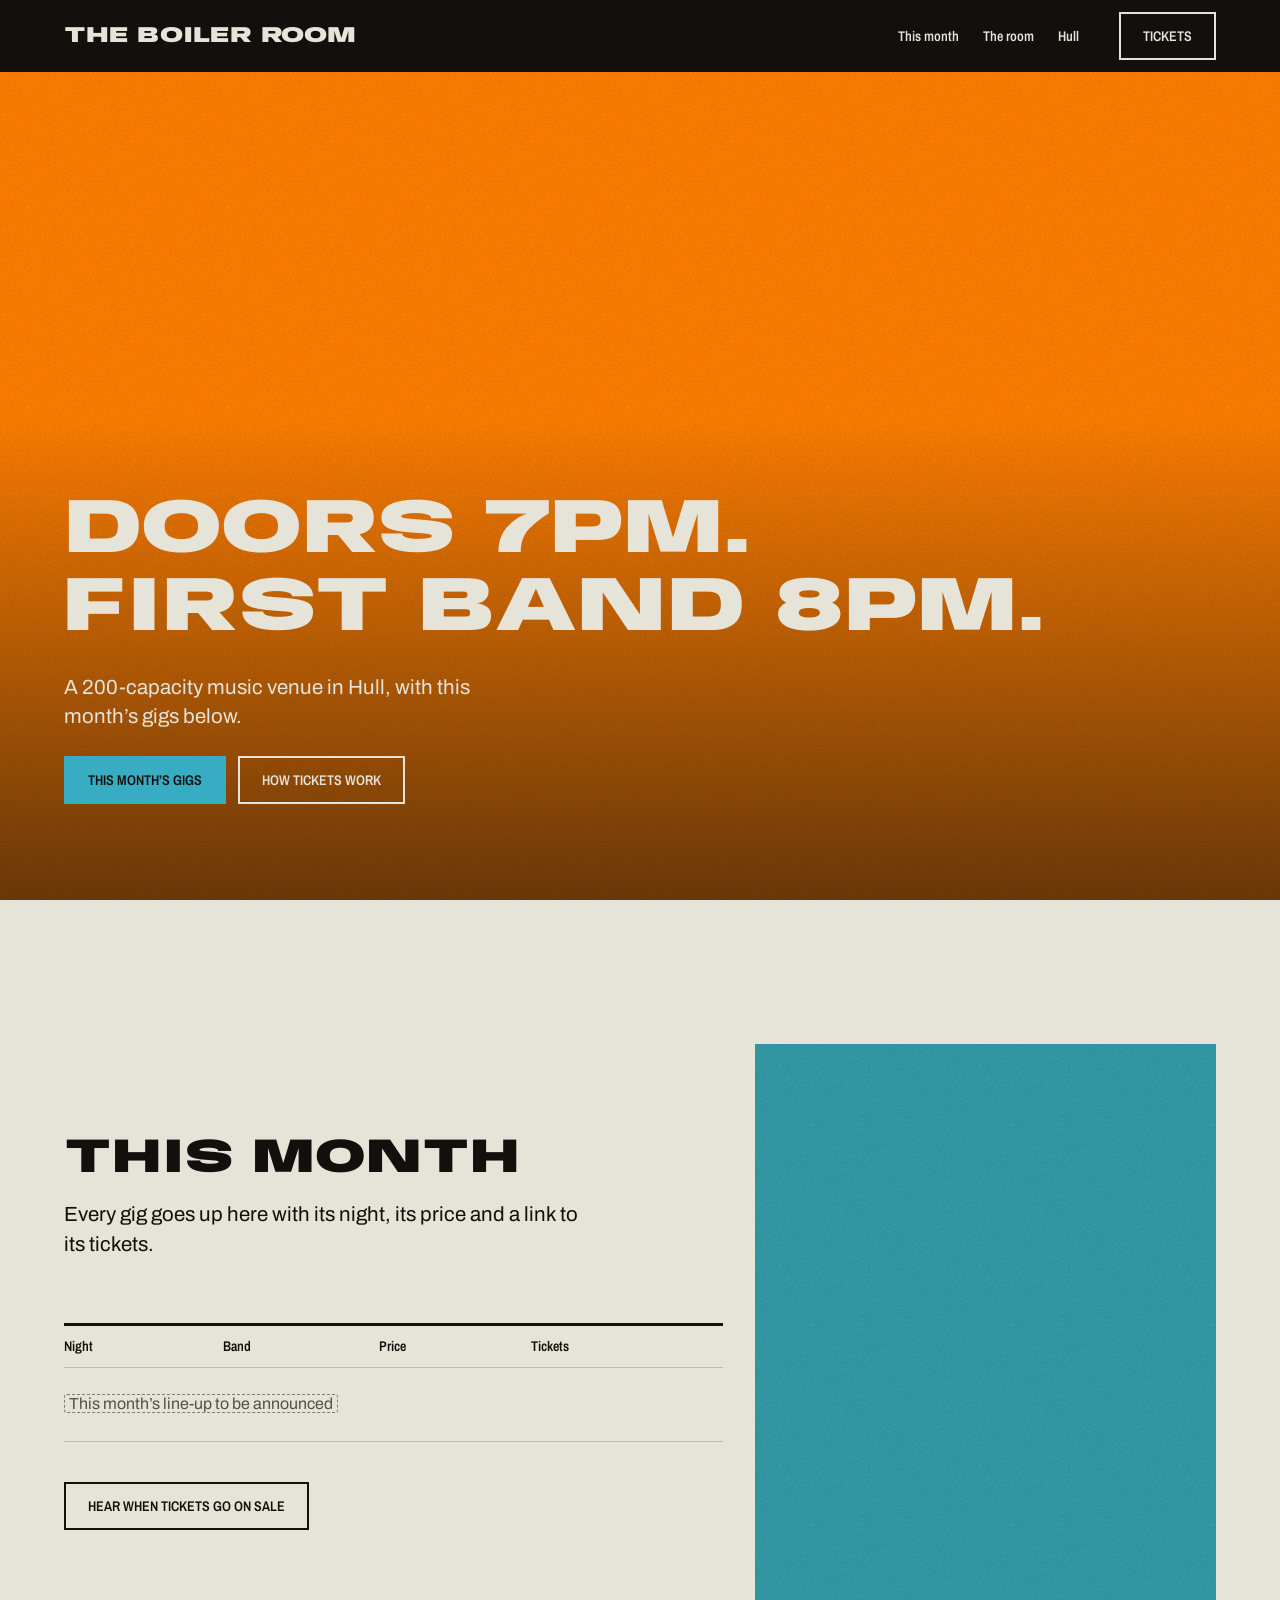
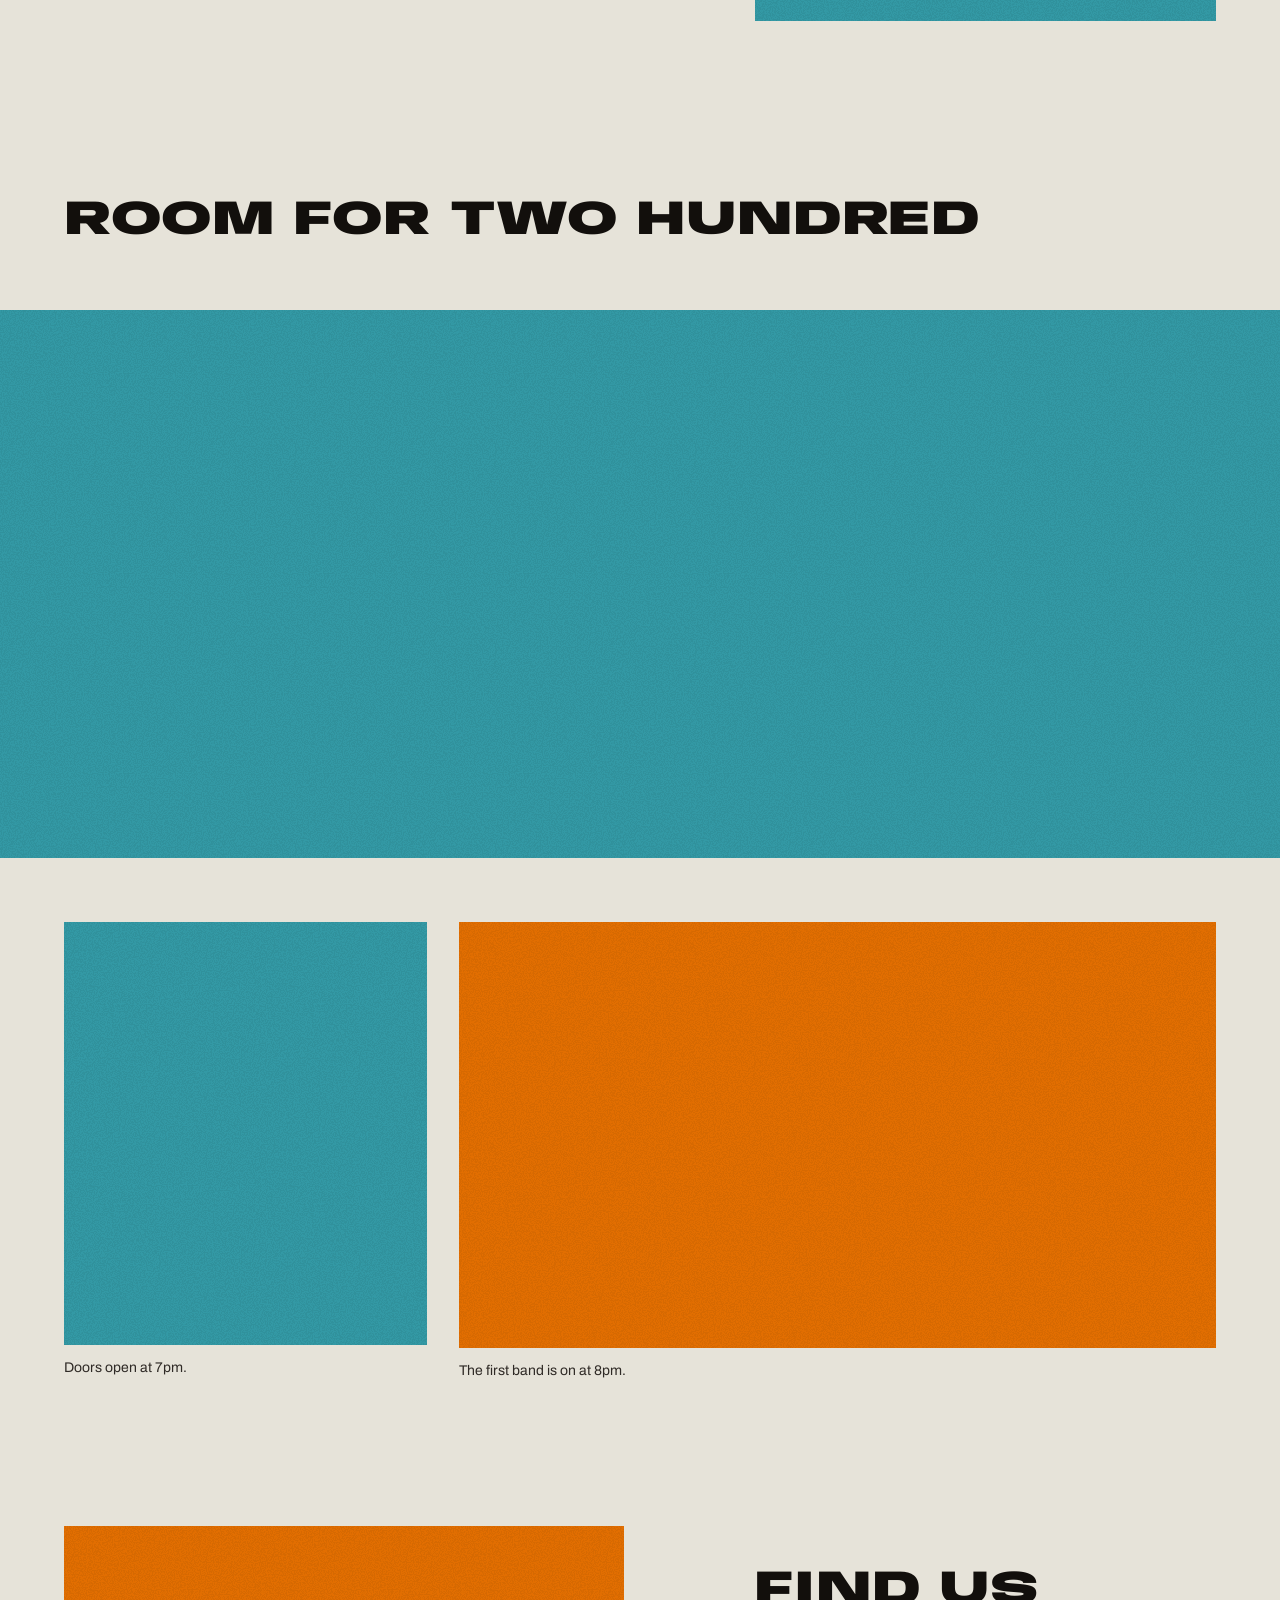
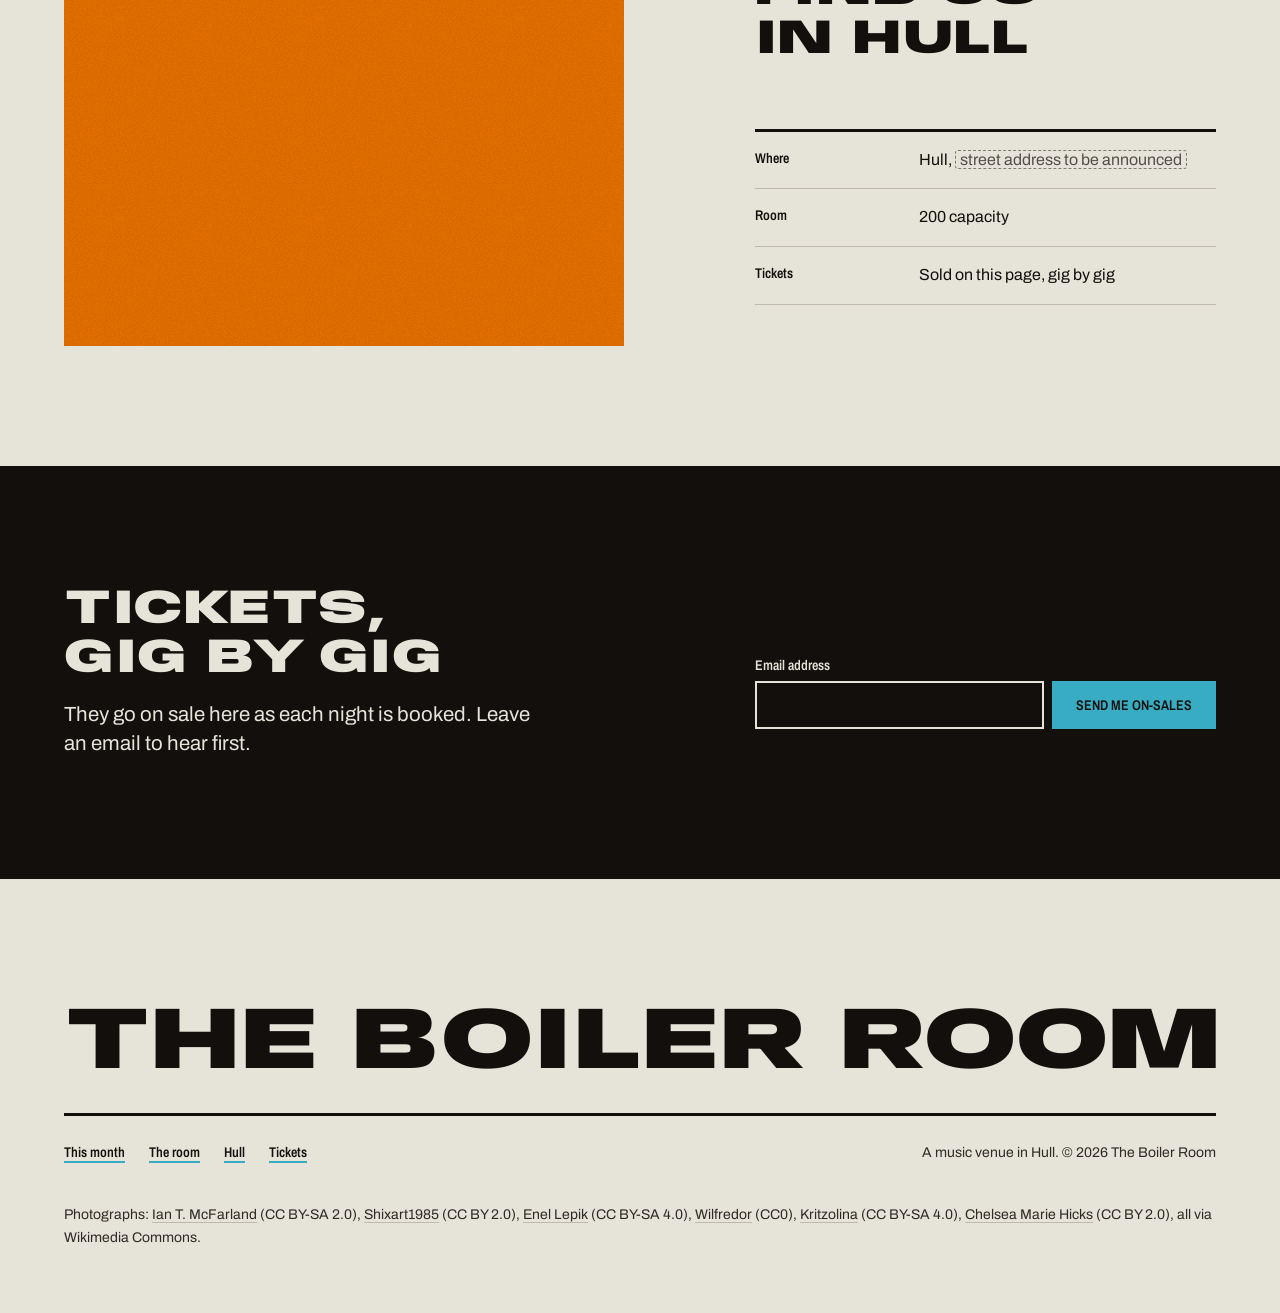
<file: .claude/skills/hallmark/scripts/fixtures/exemplars/playful.html>
<!doctype html>
<html lang="en-GB">
<head>
<meta charset="utf-8">
<meta name="viewport" content="width=device-width, initial-scale=1">
<title>The Boiler Room, Hull: this month’s gigs and tickets</title>
<meta name="description" content="The Boiler Room is a 200-capacity music venue in Hull. Doors 7pm, first band 8pm. This month’s gigs and tickets.">
<link rel="preconnect" href="https://fonts.googleapis.com">
<link rel="preconnect" href="https://fonts.gstatic.com" crossorigin>
<link href="https://fonts.googleapis.com/css2?family=Anybody:wdth,wght@100..150,900&family=Archivo:wght@400;600&family=Archivo+Narrow:wght@600&display=swap" rel="stylesheet">
<style>
/* Hallmark · job: visit · shape: Photographic · genre: playful · theme: Overprint (by request)
 * hero: Poster · nav: slab, the ink bar with the wordmark in stock colour, three links and a knocked-out Tickets outline · footer: mast, the wordmark across the container over the bar rule · imagery: photographs, library 6, mono pulled through one pass each · signature: the bill knocked out of a gig photograph printed in the orange pass · overprint: newsprint
 * axes: light/grotesk-heavy/cool · posture: full-palette · contrast: pass · fold: pass · v2.0.0 */
/* Hallmark · pre-emit critique: P4 H5 E4 S4 R4 V4 · weakest: S, the brief names no acts, so the listing is one honest slot and the photographs and the two times carry the night */
/* Hallmark · hero-review: in-thread · fix · 2 findings · 1 resolved 1 partial (the stage act is a laptop duo; the library holds no band shot with a dark foot, so the handoff asks for the venue's own) · finish-review: in-thread · fix · 1 finding · 1 resolved (the bill's room under the Poster raised to 96px) · gap: the two passes never cross on this page, so the moss shows nowhere */
:root {
  color-scheme: light;
  --space-3xs: 2px; --space-2xs: 4px; --space-xs: 8px; --space-sm: 12px; --space-md: 16px; --space-lg: 24px; --space-xl: 40px; --space-2xl: 64px; --space-3xl: 96px; --space-4xl: 144px;
  --text-xs: 0.8125rem; --text-sm: 0.875rem; --text-md: 1rem; --text-lg: 1.25rem; --text-xl: 1.5625rem; --text-2xl: 1.953rem; --text-3xl: 2.441rem;
  --text-display-s: clamp(2.25rem, 4vw + 0.5rem, 3.75rem); --text-display: clamp(2.75rem, 5vw + 1rem, 5.25rem);
  --text-section: clamp(2rem, 2.5vw + 1rem, 3.5rem); --text-title: clamp(1.25rem, 0.75vw + 0.875rem, 1.625rem); --text-lead: clamp(1.125rem, 0.35vw + 1rem, 1.375rem);
  --ease-out: cubic-bezier(0.16, 1, 0.3, 1); --ease-in: cubic-bezier(0.7, 0, 0.84, 0); --ease-in-out: cubic-bezier(0.65, 0, 0.35, 1);
  --dur-micro: 120ms; --dur-short: 220ms; --dur-long: 420ms;
  --color-error: oklch(52% 0.19 27); --color-success: oklch(50% 0.12 150);
  --container: 1440px; --gutter: 64px; --gap-columns: 32px; --section-gap-s: 120px; --section-gap: 144px; --section-gap-l: 176px;
  --z-base: 1; --z-raised: 10; --z-dropdown: 100; --z-sticky: 200; --z-sticky-nav: 300; --z-modal: 400; --z-toast: 500; --z-tooltip: 600;
  --color-paper: oklch(91.5% 0.014 92); --color-paper-2: oklch(88% 0.017 90); --color-paper-3: oklch(84% 0.02 88);
  --color-ink: oklch(17% 0.008 60); --color-ink-2: oklch(29% 0.01 60); --color-muted: oklch(43% 0.012 70);
  --color-rule: oklch(79% 0.02 85);
  --color-accent: oklch(69% 0.105 213); --color-accent-ink: oklch(17% 0.008 60); --color-focus: oklch(44% 0.1 220);
  --color-accent-2: oklch(72% 0.185 52); --color-accent-2-ink: oklch(17% 0.008 60);
  --color-mix: oklch(40% 0.106 129);
  --blend: multiply; --texture-opacity: 0.05;
  --font-display: "Anybody", ui-sans-serif, sans-serif; --font-body: "Archivo", ui-sans-serif, sans-serif;
  --font-outlier: "Archivo Narrow", ui-sans-serif, sans-serif;
  --radius-card: 0; --radius-pill: 0; --rule-hair: 1px; --rule-bar: 3px;
  --shadow-card: none;
  --tracking-display: -0.01em; --display-stretch: 140%;
}
*, *::before, *::after { box-sizing: border-box; }
html, body { overflow-x: clip; }
html { scrollbar-color: var(--color-muted) var(--color-paper); scroll-padding-top: var(--space-3xl); }
body { margin: 0; background: var(--color-paper); color: var(--color-ink); font-family: var(--font-body); font-size: var(--text-md); line-height: 1.55; -webkit-font-smoothing: antialiased; caret-color: var(--color-accent); }
::selection { background: color-mix(in oklab, var(--color-accent-2) 40%, transparent); }
:focus-visible { outline: 2px solid var(--color-focus); outline-offset: 2px; }
a { color: inherit; text-decoration-thickness: 1px; text-underline-offset: 0.16em; }
h1, h2, h3 { margin: 0; font-family: var(--font-display); font-weight: var(--display-weight, 700); font-synthesis: none; letter-spacing: var(--tracking-display); line-height: 1.05; overflow-wrap: break-word; min-width: 0; text-wrap: balance; }
h1 { max-width: 20ch; font-size: var(--text-display); } h2 { max-width: 30ch; font-size: var(--text-section); } h3 { max-width: 40ch; font-size: var(--text-title); line-height: 1.2; }
.lead { font-size: var(--text-lead); line-height: 1.45; max-width: 52ch; }
p { margin: 0; text-wrap: pretty; }
p:not([class]) { max-width: 65ch; }
img, video { max-width: 100%; height: auto; display: block; }
svg { display: block; }
[hidden] { display: none !important; }
button, input, select, textarea { font: inherit; }
.container { width: 100%; max-width: var(--container); margin-inline: auto; padding-inline: var(--gutter); box-sizing: border-box; }
.num, .figure, td.num { font-variant-numeric: tabular-nums; }
.visually-hidden { position: absolute; width: 1px; height: 1px; overflow: hidden; clip-path: inset(50%); white-space: nowrap; }
[data-slot] { position: relative; overflow: hidden; background: linear-gradient(160deg, var(--color-paper-2, var(--color-paper)), var(--color-paper-3, var(--color-paper))); }
[data-slot] > img { position: absolute; inset: 0; width: 100%; height: 100%; object-fit: cover; z-index: 1; }
[data-slot]:has(> img) > :not(img):not([data-keep]) { display: none !important; }
@media (max-width: 60rem) { :root { --gutter: 24px; --section-gap-s: 80px; --section-gap: 96px; --section-gap-l: 120px; } }
@media (max-width: 40rem) { :root { --gutter: 16px; --section-gap-s: 56px; --section-gap: 72px; --section-gap-l: 96px; --gap-columns: 16px; } }
@media (prefers-reduced-motion: reduce) { *:not(.keep-motion), *:not(.keep-motion)::before, *:not(.keep-motion)::after { animation-duration: 0.01ms !important; animation-iteration-count: 1 !important; transition-duration: 0.01ms !important; scroll-behavior: auto !important; } }
/* photographs: mono con=30 */
[data-slot] > img { filter: grayscale(1) contrast(1.3); }
:root {
  --nav-h: 72px;
  --text-bill: clamp(2.125rem, 6vw, 5.75rem);
  --grain: url("data:image/svg+xml,%3Csvg xmlns='http://www.w3.org/2000/svg' width='200' height='200'%3E%3Cfilter id='g'%3E%3CfeTurbulence type='fractalNoise' baseFrequency='0.85' numOctaves='2' stitchTiles='stitch'/%3E%3CfeColorMatrix values='0 0 0 0 0 0 0 0 0 0 0 0 0 0 0 0 0 0 9 -4'/%3E%3C/filter%3E%3Crect width='100%25' height='100%25' filter='url(%23g)'/%3E%3C/svg%3E");
}

h1, h2, h3 { font-weight: 900; font-stretch: var(--display-stretch); text-transform: uppercase; line-height: 1.02; }

/* the skip link */
.skip { position: absolute; left: var(--space-md); top: calc(-1 * var(--space-3xl)); z-index: var(--z-toast); padding: var(--space-xs) var(--space-md); background: var(--color-ink); color: var(--color-paper); }
.skip:focus-visible { top: var(--space-md); outline-color: var(--color-accent); }

/* controls: the pass-1 fill beside an inset ink outline; the press changes a fill at once */
.btn { display: inline-flex; align-items: center; justify-content: center; min-height: 48px; padding: 0 var(--space-lg); border: 0; border-radius: 0; background: none; font: 600 var(--text-sm)/1 var(--font-outlier); text-transform: uppercase; text-decoration: none; white-space: nowrap; cursor: pointer; }
.btn--primary { background: var(--color-accent); color: var(--color-accent-ink); }
.btn--primary:hover { background: color-mix(in oklab, var(--color-accent) 78%, var(--color-ink)); }
.btn--primary:active { background: color-mix(in oklab, var(--color-accent) 62%, var(--color-ink)); }
.btn--secondary { box-shadow: inset 0 0 0 2px var(--color-ink); color: var(--color-ink); }
.btn--secondary:hover { background: var(--color-ink); color: var(--color-paper); }
.btn--secondary:active { background: var(--color-ink-2); color: var(--color-paper); }
.btn--knock { box-shadow: inset 0 0 0 2px var(--color-paper); color: var(--color-paper); }
.btn--knock:hover { background: var(--color-paper); color: var(--color-ink); }
.btn--knock:active { background: var(--color-paper-3); color: var(--color-ink); }
.btn:focus-visible { outline: 2px solid var(--color-focus); outline-offset: 2px; }
.btn:disabled, .btn[aria-disabled="true"] { opacity: 0.55; cursor: not-allowed; }

/* the two passes: flat fills, multiplied, a photograph pulled through one of them */
.pass-1 { background: var(--color-accent); color: var(--color-accent-ink); mix-blend-mode: var(--blend); }
.pass-2 { background: var(--color-accent-2); color: var(--color-accent-2-ink); mix-blend-mode: var(--blend); }
.pass-1 > img, .pass-2 > img { mix-blend-mode: var(--blend); }
.grain { isolation: isolate; }
.grain::after { content: ""; position: absolute; inset: 0; z-index: 2; pointer-events: none; opacity: var(--texture-opacity); background: var(--grain) 0 0 / 200px; }

/* nav: the slab */
.slab { background: var(--color-ink); color: var(--color-paper); }
.slab__inner { display: flex; align-items: center; justify-content: space-between; gap: var(--space-lg); min-height: var(--nav-h); }
.wordmark { font: 900 1.375rem/1 var(--font-display); font-stretch: var(--display-stretch); text-transform: uppercase; letter-spacing: var(--tracking-display); color: var(--color-paper); text-decoration: none; white-space: nowrap; }
.slab__nav { display: flex; align-items: center; gap: var(--space-xl); }
.slab__links { display: flex; gap: var(--space-lg); margin: 0; padding: 0; list-style: none; }
.slab__links a { font: 600 var(--text-sm)/1 var(--font-outlier); color: var(--color-paper); text-decoration: underline; text-decoration-color: transparent; text-decoration-thickness: 2px; text-underline-offset: 0.35em; white-space: nowrap; }
.slab__links a:hover { text-decoration-color: var(--color-accent); }
.slab :focus-visible, .hero :focus-visible, .wordmark:focus-visible { outline: 2px solid var(--color-accent); outline-offset: 3px; }

/* hero: Poster, the bill knocked out to the stock over the photograph's darkest third */
.hero { position: relative; isolation: isolate; display: grid; align-items: end; min-height: calc(100dvh - var(--nav-h)); background: var(--color-ink); color: var(--color-paper); }
.hero__photo { position: absolute; inset: 0; margin: 0; z-index: 0; mix-blend-mode: normal; }
.hero__photo > img { object-position: 50% 40%; }
.hero__scrim { position: absolute; inset: 0; z-index: 1; pointer-events: none; background: linear-gradient(to top, color-mix(in oklab, var(--color-ink) 62%, transparent), transparent 58%); }
.hero__inner { position: relative; z-index: 3; display: grid; justify-items: start; gap: var(--space-lg); padding-block: var(--space-3xl); }
.hero__head { max-width: none; font-size: var(--text-bill); color: var(--color-paper); }
.hero__lead { max-width: 34ch; color: var(--color-paper); }
.hero__actions { display: flex; flex-wrap: wrap; gap: var(--space-sm); }

/* photographs: square, no frame, each printed through one pass */
.photo { position: relative; margin: 0; }
.photo--tall { aspect-ratio: 4 / 5; }
.photo--wide { aspect-ratio: 21 / 9; width: 100%; }
.photo--hull { aspect-ratio: 4 / 3; }
.caption { margin-top: var(--space-sm); font-size: var(--text-sm); color: var(--color-ink-2); }
.fill { padding: 0 0.25em; border: 1px dashed color-mix(in oklch, var(--color-muted) 70%, transparent); border-radius: 3px; color: var(--color-muted); -webkit-box-decoration-break: clone; box-decoration-break: clone; }

/* this month: the listing beside a photograph in the teal pass */
.listing { padding-top: var(--section-gap); }
.listing__grid { display: grid; grid-template-columns: repeat(12, minmax(0, 1fr)); column-gap: var(--gap-columns); align-items: center; }
.listing__text { grid-column: 1 / 8; display: grid; justify-items: start; }
.listing__text .lead { margin-top: var(--space-md); max-width: 44ch; }
.listing__shot { grid-column: 8 / 13; margin: 0; }
.bill { width: 100%; margin-block: var(--space-2xl) var(--space-xl); border-collapse: collapse; border-top: var(--rule-bar) solid var(--color-ink); font-variant-numeric: tabular-nums; }
.bill th { padding: var(--space-sm) var(--space-md) var(--space-sm) 0; border-bottom: var(--rule-hair) solid var(--color-rule); font: 600 var(--text-sm)/1.2 var(--font-outlier); text-align: left; white-space: nowrap; }
.bill td { padding: var(--space-lg) 0; border-bottom: var(--rule-hair) solid var(--color-rule); }

/* the room: the stage before doors, full bleed, then the night in two */
.room { padding-top: var(--section-gap-l); }
.room h2 { margin-bottom: var(--space-2xl); }
.room__pair { display: grid; grid-template-columns: repeat(12, minmax(0, 1fr)); column-gap: var(--gap-columns); margin-top: var(--space-2xl); }
.room__shot { margin: 0; }
.room__shot--doors { grid-column: 1 / 5; }
.room__shot--doors .photo { aspect-ratio: 6 / 7; }
.room__shot--band { grid-column: 5 / 13; }
.room__shot--band .photo { aspect-ratio: 16 / 9; }

/* hull: the photograph on the other side, the facts as a list under the bar rule */
.hull { padding-block: var(--section-gap) var(--section-gap-s); }
.hull__grid { display: grid; grid-template-columns: repeat(12, minmax(0, 1fr)); column-gap: var(--gap-columns); align-items: center; }
.hull__grid > .photo { grid-column: 1 / 7; }
.hull__text { grid-column: 8 / 13; }
.facts { margin: var(--space-2xl) 0 0; border-top: var(--rule-bar) solid var(--color-ink); }
.facts > div { display: grid; grid-template-columns: minmax(0, 1fr) minmax(0, 2fr); gap: var(--space-md); padding-block: var(--space-md); border-bottom: var(--rule-hair) solid var(--color-rule); }
.facts dt { font: 600 var(--text-sm)/1.5 var(--font-outlier); }
.facts dd { margin: 0; }

/* tickets: the ink band, stock type, the on-sale field */
.tickets { padding-block: var(--section-gap-s); background: var(--color-ink); color: var(--color-paper); }
.tickets__grid { display: grid; grid-template-columns: repeat(12, minmax(0, 1fr)); column-gap: var(--gap-columns); align-items: end; }
.tickets__text { grid-column: 1 / 8; }
.tickets__text .lead { margin-top: var(--space-md); max-width: 40ch; }
.onsale { grid-column: 8 / 13; }
.onsale label { display: block; margin-bottom: var(--space-xs); font: 600 var(--text-sm)/1.2 var(--font-outlier); }
.onsale__row { display: flex; gap: var(--space-xs); }
.onsale input { flex: 1; min-width: 0; min-height: 48px; padding: 0 var(--space-md); border: 0; border-radius: 0; background: var(--color-ink); color: var(--color-paper); box-shadow: inset 0 0 0 2px var(--color-paper); font: 400 var(--text-md) var(--font-body); outline: 2px solid transparent; outline-offset: 2px; }
.onsale input:focus-visible { outline-color: var(--color-accent); }
.onsale input[aria-invalid] { box-shadow: inset 0 0 0 2px var(--color-error); }
.onsale__help { min-height: 1lh; margin-top: var(--space-xs); font-size: var(--text-sm); color: var(--color-paper-3); }
.tickets :focus-visible { outline-color: var(--color-accent); }

/* footer: the mast */
.mast { padding-block: var(--section-gap-s) var(--space-2xl); }
.mast__word { margin: 0; font: 900 clamp(1.5rem, 6.85vw, 6.15rem)/1.02 var(--font-display); font-stretch: var(--display-stretch); text-transform: uppercase; letter-spacing: var(--tracking-display); white-space: nowrap; }
.mast__row { display: flex; flex-wrap: wrap; align-items: baseline; justify-content: space-between; gap: var(--space-lg); margin-top: var(--space-lg); padding-top: var(--space-lg); border-top: var(--rule-bar) solid var(--color-ink); }
.mast__links { display: flex; flex-wrap: wrap; gap: var(--space-lg); margin: 0; padding: 0; list-style: none; }
.mast__links a { font: 600 var(--text-sm)/1.2 var(--font-outlier); text-decoration: underline; text-decoration-color: var(--color-accent); text-decoration-thickness: 2px; text-underline-offset: 0.3em; }
.mast__links a:hover { text-decoration-color: var(--color-ink); }
.mast__note { margin: 0; font-size: var(--text-sm); color: var(--color-ink-2); }
.mast__credits { max-width: none; margin: var(--space-xl) 0 0; font-size: var(--text-sm); line-height: 1.6; color: var(--color-ink-2); }
.mast__credits span { white-space: nowrap; }
.mast__credits a { color: inherit; text-decoration: underline; text-decoration-color: var(--color-rule); text-decoration-thickness: 1px; text-underline-offset: 0.2em; }
.mast__credits a:hover { text-decoration-color: var(--color-ink); }

@media (max-width: 60rem) {
  .slab__links { display: none; }
  .hero { min-height: calc(92dvh - var(--nav-h)); }
  .listing__text, .listing__shot, .hull__grid > .photo, .hull__text, .tickets__text, .onsale { grid-column: 1 / -1; }
  .listing__shot, .hull__text, .onsale { margin-top: var(--space-2xl); }
  .room__shot--doors, .room__shot--band { grid-column: 1 / -1; }
  .room__shot--band { margin-top: var(--space-xl); }
}
@media (max-width: 40rem) {
  .wordmark { font-size: 1.0625rem; }
  .slab__nav { gap: var(--space-md); }
  .hero__inner { padding-block: var(--space-2xl) var(--space-xl); }
  .bill th:nth-child(n+3) { display: none; }
  .onsale__row { flex-direction: column; }
}
</style>
</head>
<body>
<a class="skip" href="#main">Skip to content</a>

<header class="slab">
  <div class="container slab__inner">
    <a class="wordmark" href="#main" aria-label="The Boiler Room, home">The Boiler Room</a>
    <nav class="slab__nav" aria-label="Main">
      <ul class="slab__links">
        <li><a href="#this-month">This month</a></li>
        <li><a href="#the-room">The room</a></li>
        <li><a href="#hull">Hull</a></li>
      </ul>
      <a class="btn btn--knock" href="#tickets">Tickets</a>
    </nav>
  </div>
</header>

<main id="main">
  <section class="hero" aria-labelledby="hero-head">
    <figure class="hero__photo pass-2 grain" data-slot="hero" data-alt="A gig night at the Boiler Room: the crowd from behind, hands up, the stage lit, with a dark lower half for the bill">
      <img src="https://upload.wikimedia.org/wikipedia/commons/thumb/d/d1/Lights_%282011-04-24_by_Ian_T._McFarland%29.jpg/1280px-Lights_%282011-04-24_by_Ian_T._McFarland%29.jpg" width="3198" height="2555" fetchpriority="high" alt="Two guitarists in silhouette on a small stage, lit through smoke" style="object-position: 55% 40%">
    </figure>
    <div class="hero__scrim" aria-hidden="true"></div>
    <div class="container hero__inner">
      <h1 id="hero-head" class="hero__head">Doors&nbsp;7pm.<br>First&nbsp;band 8pm.</h1>
      <p class="lead hero__lead">A 200-capacity music venue in Hull, with this month’s gigs below.</p>
      <div class="hero__actions">
        <a class="btn btn--primary" href="#this-month">This month’s gigs</a>
        <a class="btn btn--knock" href="#tickets">How tickets work</a>
      </div>
    </div>
  </section>

  <section id="this-month" class="listing" aria-labelledby="month-head">
    <div class="container listing__grid">
      <div class="listing__text">
        <h2 id="month-head">This month</h2>
        <p class="lead">Every gig goes up here with its night, its price and a link to its tickets.</p>
        <table class="bill">
          <caption class="visually-hidden">Gigs at the Boiler Room this month</caption>
          <thead>
            <tr><th scope="col">Night</th><th scope="col">Band</th><th scope="col">Price</th><th scope="col">Tickets</th></tr>
          </thead>
          <tbody>
            <tr><td colspan="4"><span class="fill" data-fill="line-up">This month’s line-up to be announced</span></td></tr>
          </tbody>
        </table>
        <a class="btn btn--secondary" href="#tickets">Hear when tickets go on sale</a>
      </div>
      <figure class="listing__shot">
        <div class="photo photo--tall pass-1 grain" data-slot="month" data-alt="A gig at the Boiler Room from the floor: a fan with both arms up, the band behind in the stage haze">
          <img src="https://upload.wikimedia.org/wikipedia/commons/thumb/f/f6/Energetic_guitarist_performs_on_stage_during_a_lively_music_festival_at_night%2C_surrounded_by_vibrant_lights_and_excited_fans.jpg/1280px-Energetic_guitarist_performs_on_stage_during_a_lively_music_festival_at_night%2C_surrounded_by_vibrant_lights_and_excited_fans.jpg" width="2300" height="1530" loading="lazy" alt="A long-haired guitarist playing under the stage lights in haze" style="object-position: 45% 55%">
        </div>
      </figure>
    </div>
  </section>

  <section id="the-room" class="room" aria-labelledby="room-head">
    <div class="container">
      <h2 id="room-head">Room for two hundred</h2>
    </div>
    <div class="photo photo--wide pass-1 grain" data-slot="room" data-alt="The Boiler Room before doors: the stage, the drum kit and the microphone, wide, from the floor">
      <img src="https://upload.wikimedia.org/wikipedia/commons/thumb/2/2f/Ansambel_SkaMeika%C2%B4.jpg/1280px-Ansambel_SkaMeika%C2%B4.jpg" width="5760" height="2880" loading="lazy" alt="The shadows of a band, horns and all, thrown on a lit screen behind the stage" style="object-position: 50% 55%">
    </div>
    <div class="container room__pair">
      <figure class="room__shot room__shot--doors">
        <div class="photo pass-1 grain" data-slot="doors" data-alt="People coming in at the Boiler Room as the doors open">
          <img src="https://upload.wikimedia.org/wikipedia/commons/thumb/e/e0/Man_playing_an_acoustic_brazilian_guitar_%28Viol%C3%A3o%29_on_Marco_Zero_Square%2C_Refice%2C_Pernambuco%2C_Brazil.jpg/1280px-Man_playing_an_acoustic_brazilian_guitar_%28Viol%C3%A3o%29_on_Marco_Zero_Square%2C_Refice%2C_Pernambuco%2C_Brazil.jpg" width="1920" height="1280" loading="lazy" alt="A weathered hand picking the strings of a resonator guitar" style="object-position: 30% 45%">
        </div>
        <figcaption class="caption">Doors open at 7pm.</figcaption>
      </figure>
      <figure class="room__shot room__shot--band">
        <div class="photo pass-2 grain" data-slot="band" data-alt="The first band of the night on the Boiler Room stage">
          <img src="https://upload.wikimedia.org/wikipedia/commons/thumb/4/4f/Kratzen_at_Puch_Open_Air_2024_02.jpg/1280px-Kratzen_at_Puch_Open_Air_2024_02.jpg" width="5472" height="3648" loading="lazy" alt="A bass player and a keyboard player on stage under the lights" style="object-position: 50% 40%">
        </div>
        <figcaption class="caption">The first band is on at 8pm.</figcaption>
      </figure>
    </div>
  </section>

  <section id="hull" class="hull" aria-labelledby="hull-head">
    <div class="container hull__grid">
      <div class="photo photo--hull pass-2 grain" data-slot="bar" data-alt="The Boiler Room on a gig night, the bar and the room from inside">
        <img src="https://upload.wikimedia.org/wikipedia/commons/thumb/5/51/Cure_cocktail_bar_New_Orleans_2011.jpg/1280px-Cure_cocktail_bar_New_Orleans_2011.jpg" width="4752" height="3168" loading="lazy" alt="A dim bar with lit shelves of bottles and a bartender at work" style="object-position: 25% 35%">
      </div>
      <div class="hull__text">
        <h2 id="hull-head">Find us in Hull</h2>
        <dl class="facts">
          <div><dt>Where</dt><dd>Hull, <span class="fill" data-fill="address">street address to be announced</span></dd></div>
          <div><dt>Room</dt><dd>200 capacity</dd></div>
          <div><dt>Tickets</dt><dd>Sold on this page, gig by gig</dd></div>
        </dl>
      </div>
    </div>
  </section>

  <section id="tickets" class="tickets" aria-labelledby="tickets-head">
    <div class="container tickets__grid">
      <div class="tickets__text">
        <h2 id="tickets-head">Tickets, gig by gig</h2>
        <p class="lead">They go on sale here as each night is booked. Leave an email to hear first.</p>
      </div>
      <form class="onsale" data-endpoint="" novalidate>
        <label for="onsale-email">Email address</label>
        <div class="onsale__row">
          <input id="onsale-email" name="email" type="email" inputmode="email" autocomplete="email" required>
          <button class="btn btn--primary" type="submit">Send me on-sales</button>
        </div>
        <p class="onsale__help" id="onsale-help" aria-live="polite"></p>
      </form>
    </div>
  </section>
</main>

<footer class="mast">
  <div class="container">
    <p class="mast__word">The Boiler Room</p>
    <div class="mast__row">
      <nav aria-label="Footer">
        <ul class="mast__links">
          <li><a href="#this-month">This month</a></li>
          <li><a href="#the-room">The room</a></li>
          <li><a href="#hull">Hull</a></li>
          <li><a href="#tickets">Tickets</a></li>
        </ul>
      </nav>
      <p class="mast__note">A music venue in Hull. © 2026 The Boiler Room</p>
    </div>
    <p class="mast__credits" data-credits>Photographs: <a href="https://commons.wikimedia.org/wiki/File:Lights_(2011-04-24_by_Ian_T._McFarland).jpg">Ian T. McFarland</a> <span>(CC BY-SA 2.0)</span>, <a href="https://commons.wikimedia.org/wiki/File:Energetic_guitarist_performs_on_stage_during_a_lively_music_festival_at_night,_surrounded_by_vibrant_lights_and_excited_fans.jpg">Shixart1985</a> <span>(CC BY 2.0)</span>, <a href="https://commons.wikimedia.org/wiki/File:Ansambel_SkaMeika%C2%B4.jpg">Enel Lepik</a> <span>(CC BY-SA 4.0)</span>, <a href="https://commons.wikimedia.org/wiki/File:Man_playing_an_acoustic_brazilian_guitar_(Viol%C3%A3o)_on_Marco_Zero_Square,_Refice,_Pernambuco,_Brazil.jpg">Wilfredor</a> <span>(CC0)</span>, <a href="https://commons.wikimedia.org/wiki/File:Kratzen_at_Puch_Open_Air_2024_02.jpg">Kritzolina</a> <span>(CC BY-SA 4.0)</span>, <a href="https://commons.wikimedia.org/wiki/File:Cure_cocktail_bar_New_Orleans_2011.jpg">Chelsea Marie Hicks</a> <span>(CC BY 2.0)</span>, all via Wikimedia Commons.</p>
  </div>
</footer>

<script>
document.querySelectorAll('form[data-endpoint]').forEach((form) => {
  const input = form.querySelector('input'), help = form.querySelector('[aria-live]');
  form.addEventListener('submit', (e) => {
    e.preventDefault();
    const ok = input.checkValidity();
    input.toggleAttribute('aria-invalid', !ok);
    if (!ok) { input.setAttribute('aria-describedby', help.id); help.textContent = 'That address looks incomplete. Write it as name@example.com.'; input.focus(); return; }
    if (!form.dataset.endpoint) { help.textContent = 'Nothing was sent: this form is not connected yet.'; return; }
    fetch(form.dataset.endpoint, { method: 'POST', body: new FormData(form) })
      .then((r) => { help.textContent = r.ok ? 'Thanks. On-sales go to ' + input.value.trim() + '.' : 'That did not go through. Try again in a minute.'; })
      .catch(() => { help.textContent = 'That did not go through. Try again in a minute.'; });
  });
});
window.hallmarkSlots = (m) => { for (const [k, v] of Object.entries(m)) { const s = document.querySelector(`[data-slot="${k}"]`); if (!s) continue; const im = new Image(); im.src = typeof v === 'string' ? v : v.src; im.alt = (typeof v === 'object' && v.alt) || s.dataset.alt || ''; s.querySelectorAll(':scope > img').forEach((o) => o.remove()); s.prepend(im); } };
document.querySelectorAll('[data-slot] > img').forEach((i) => { if (i.complete && !i.naturalWidth) i.remove(); else i.addEventListener('error', () => i.remove(), { once: true }); });
</script>
</body>
</html>
</file>
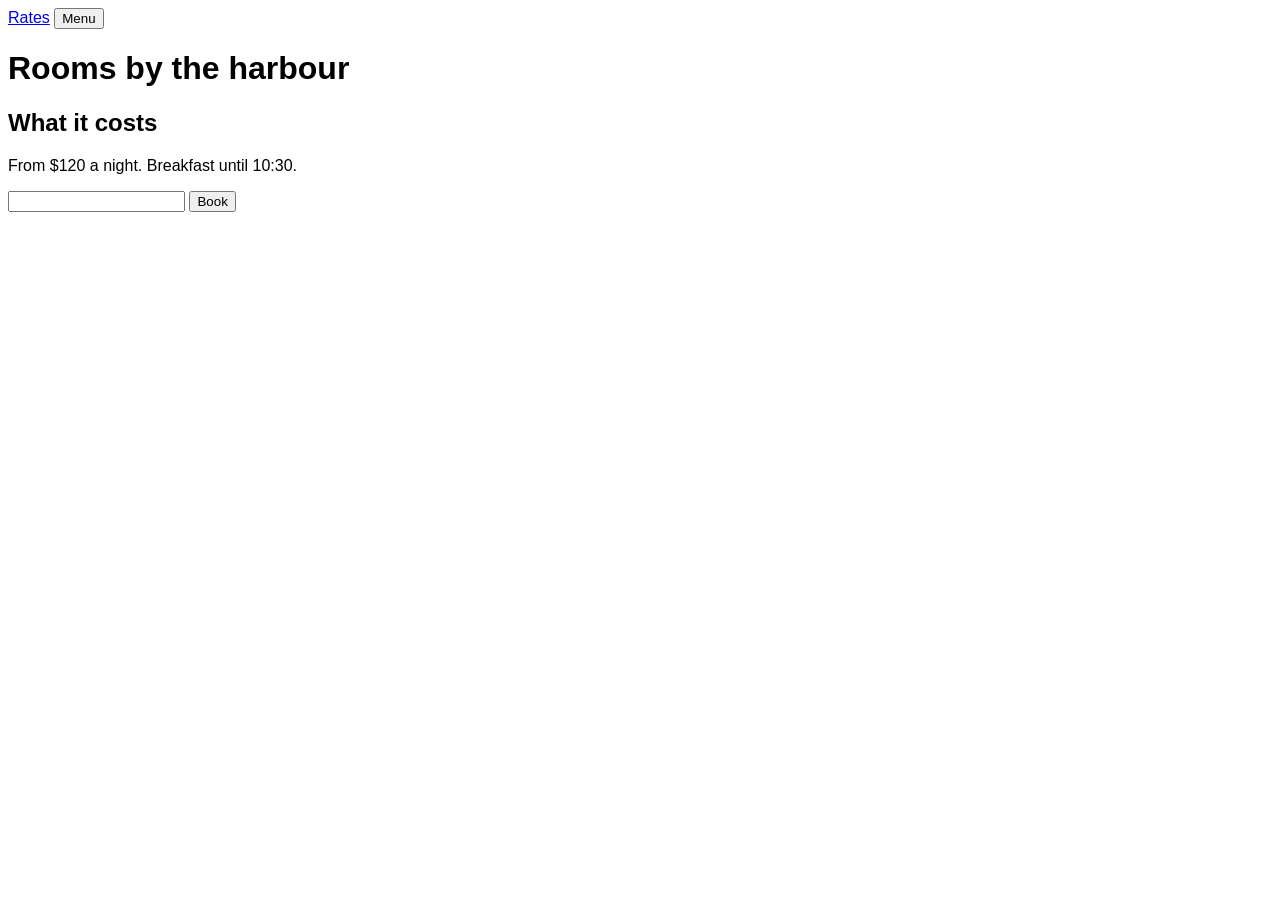
<file: .claude/skills/hallmark/scripts/fixtures/kept/after.html>
<!doctype html>
<html lang="en">
<head>
<meta charset="utf-8">
<meta name="viewport" content="width=device-width, initial-scale=1">
<title>Kept fixture, the page after</title>
<meta name="description" content="A careless redesign: one link, one field, one handler, one test hook and one script hook are gone, and one heading is reworded.">
<style>
/* Hallmark · shape: fixture · genre: editorial · theme: fixture (by request) · redesign: full */
/* Hallmark · dropped mailto:desk@example.com · the desk address is retired and the form replaces it */
body { font-family: sans-serif; }
</style>
</head>
<body>
<nav id="site-nav"><a href="#rates">Rates</a> <button id="menu-button" type="button">Menu</button></nav>
<h1>Rooms by the harbour</h1>
<h2 id="rates">What it costs</h2>
<p>From $120 a night. Breakfast until 10:30.</p>
<form action="https://example.com/api/book" method="post">
  <input name="email" type="email">
  <button type="submit">Book</button>
</form>
<script>
document.getElementById('nav-toggle').addEventListener('click', function () { document.querySelector('#site-nav').classList.toggle('is-open'); });
</script>
</body>
</html>
</file>
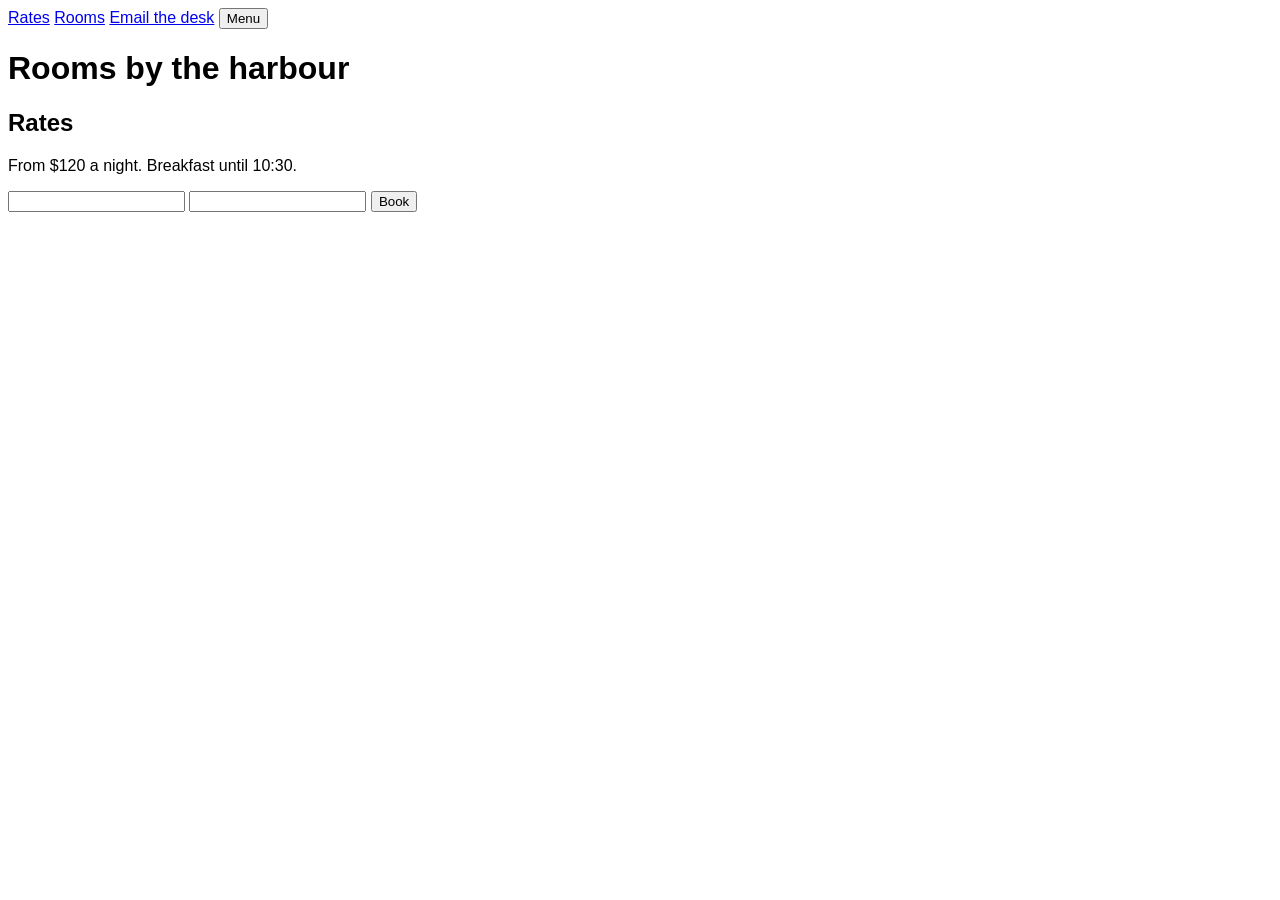
<file: .claude/skills/hallmark/scripts/fixtures/kept/before.html>
<!doctype html>
<html lang="en">
<head>
<meta charset="utf-8">
<meta name="viewport" content="width=device-width, initial-scale=1">
<title>Kept fixture, the page before</title>
<meta name="description" content="The page a redesign starts from; after.html drops one of everything the record holds.">
<style>
body { font-family: sans-serif; }
</style>
</head>
<body>
<nav id="site-nav"><a href="#rates">Rates</a> <a href="rooms.html">Rooms</a> <a href="mailto:desk@example.com">Email the desk</a> <button id="nav-toggle" type="button">Menu</button></nav>
<h1>Rooms by the harbour</h1>
<h2 id="rates">Rates</h2>
<p>From $120 a night. Breakfast until 10:30.</p>
<form action="https://example.com/api/book" method="post">
  <input name="email" type="email">
  <input name="nights" type="number">
  <button type="submit" onclick="track('book')" data-testid="book-button">Book</button>
</form>
<script>
document.getElementById('nav-toggle').addEventListener('click', function () { document.querySelector('#site-nav').classList.toggle('is-open'); });
</script>
</body>
</html>
</file>
